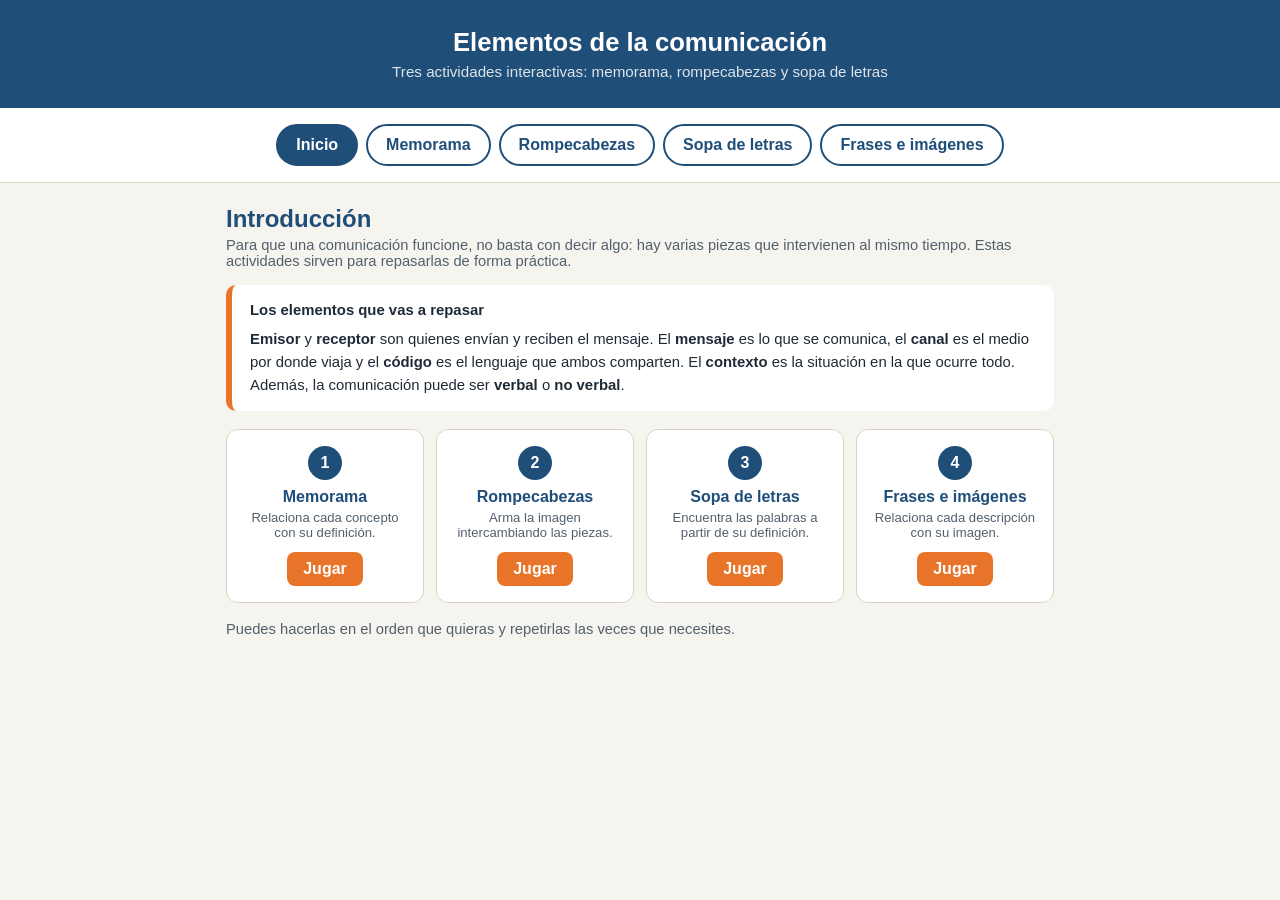
<file: proyectos/actividades-comunicacion/index.html>
<!DOCTYPE html>
<html lang="es">
<head>
<script src="../demo.js"></script>
<meta charset="utf-8">
<meta name="viewport" content="width=device-width, initial-scale=1">
<title>Actividades: elementos de la comunicación</title>
<style>
:root{--bg:#f6f4ee;--ink:#1f2a37;--azul:#1f4e79;--nar:#e8742a;--verde:#2e8b57;--card:#fff;--line:#d9d4c7}
*{box-sizing:border-box}
body{margin:0;font-family:Verdana,Geneva,sans-serif;background:var(--bg);color:var(--ink)}
header{background:var(--azul);color:#fff;padding:28px 20px;text-align:center}
header h1{margin:0 0 6px;font-size:1.6rem}
header p{margin:0;opacity:.85;font-size:.95rem}
nav{display:flex;gap:8px;justify-content:center;flex-wrap:wrap;padding:16px;background:#fff;border-bottom:1px solid var(--line);position:sticky;top:0;z-index:5}
nav button{font:inherit;border:2px solid var(--azul);background:#fff;color:var(--azul);padding:10px 18px;border-radius:999px;cursor:pointer;font-weight:bold}
nav button.on{background:var(--azul);color:#fff}
main{max-width:860px;margin:0 auto;padding:22px 16px 50px}
section{display:none}section.on{display:block}
h2{margin:0 0 4px;color:var(--azul)}
.ins{margin:0 0 16px;color:#52606d;font-size:.92rem}
.bar{display:flex;gap:14px;align-items:center;flex-wrap:wrap;margin-bottom:14px;font-size:.92rem}
.bar b{color:var(--azul)}
.rb{font:inherit;border:0;background:var(--nar);color:#fff;padding:8px 16px;border-radius:8px;cursor:pointer;font-weight:bold}
.msg{margin:14px 0;padding:12px 16px;border-radius:10px;background:#e3f4ea;color:#1c5a37;font-weight:bold;display:none}
.msg.on{display:block}
/* memorama */
.mem{display:grid;grid-template-columns:repeat(4,1fr);gap:10px}
.c{aspect-ratio:1/1.05;perspective:700px;cursor:pointer;border:0;background:none;padding:0}
.c .in{position:relative;width:100%;height:100%;transition:transform .45s;transform-style:preserve-3d}
.c.v .in,.c.ok .in{transform:rotateY(180deg)}
.f,.b{position:absolute;inset:0;backface-visibility:hidden;border-radius:12px;display:flex;align-items:center;justify-content:center;text-align:center;padding:8px}
.b{background:var(--azul);color:#fff;font-size:2rem;border:3px solid #163a5c}
.f{transform:rotateY(180deg);background:#fff;border:3px solid var(--nar);font-size:.72rem;line-height:1.3;overflow:hidden}
.f.w{font-size:1.05rem;font-weight:bold;color:var(--azul)}
.c.ok .f{border-color:var(--verde);background:#eaf7ef}
/* puzle */
.board{width:min(100%,440px);aspect-ratio:1;margin:0 auto;display:grid;grid-template-columns:repeat(3,1fr);gap:3px;background:#222;padding:3px;border-radius:8px}
.t{background-size:300% 300%;cursor:pointer;border:3px solid transparent;border-radius:4px}
.t.s{border-color:var(--nar)}
.board.done .t{border-color:var(--verde)}
/* sopa */
.wrap{display:flex;gap:22px;flex-wrap:wrap;align-items:flex-start}
.grid{display:grid;grid-template-columns:repeat(10,1fr);gap:2px;width:min(100%,430px);user-select:none}
.g{aspect-ratio:1;display:flex;align-items:center;justify-content:center;background:#fff;border:1px solid var(--line);font-weight:bold;font-size:clamp(.8rem,3.4vw,1.15rem);cursor:pointer;border-radius:4px}
.g.a{background:#ffd9bd;border-color:var(--nar)}
.g.f{background:#bfe8cf;border-color:var(--verde)}
.defs{flex:1;min-width:240px;padding:0;margin:0;list-style:none}
.defs li{background:#fff;border:1px solid var(--line);border-radius:10px;padding:10px 12px;margin-bottom:8px;font-size:.82rem;line-height:1.35}
.defs li b{display:block;color:var(--azul);margin-bottom:2px}
.defs li.f{background:#eaf7ef;border-color:var(--verde)}
.defs li.f b{text-decoration:line-through}
.box{background:#fff;border-left:6px solid var(--nar);border-radius:10px;padding:14px 18px;margin-bottom:18px;line-height:1.55;font-size:.93rem}
.box p{margin:6px 0 0}
.cards{display:grid;grid-template-columns:repeat(4,1fr);gap:12px}
.ac{background:#fff;border:1px solid var(--line);border-radius:12px;padding:16px;text-align:center}
.ac span{display:inline-flex;width:34px;height:34px;border-radius:50%;background:var(--azul);color:#fff;align-items:center;justify-content:center;font-weight:bold}
.ac h3{margin:8px 0 4px;color:var(--azul);font-size:1rem}
.ac p{margin:0 0 12px;font-size:.82rem;color:#52606d}
.fr{display:grid;grid-template-columns:1fr 1fr;gap:18px}
.fr h4{margin:0 0 8px;color:var(--azul)}
.fi{display:flex;flex-direction:column;gap:10px}
.fb{background:#fff;border:2px solid var(--line);border-radius:10px;padding:12px;font-size:.84rem;line-height:1.4;cursor:pointer;text-align:left;font-family:inherit}
.fb.s{border-color:var(--nar);background:#fff3e9}
.fb.ok{border-color:var(--verde);background:#eaf7ef;cursor:default}
.fb.no{border-color:#c0392b;background:#fdecea}
.im{height:120px;background-size:contain;background-repeat:no-repeat;background-position:center;background-color:#fff;padding:0}
@media(max-width:700px){.cards{grid-template-columns:1fr 1fr}}
@media(max-width:520px){.fr{grid-template-columns:1fr}}
@media(max-width:520px){.mem{grid-template-columns:repeat(2,1fr)}}
</style>
</head>
<body>
<header><h1>Elementos de la comunicación</h1><p>Tres actividades interactivas: memorama, rompecabezas y sopa de letras</p></header>
<nav>
<button class="on" data-t="i">Inicio</button>
<button data-t="m">Memorama</button>
<button data-t="p">Rompecabezas</button>
<button data-t="s">Sopa de letras</button>
<button data-t="f">Frases e imágenes</button>
</nav>
<main>
<section id="i" class="on">
<h2>Introducción</h2>
<p class="ins">Para que una comunicación funcione, no basta con decir algo: hay varias piezas que intervienen al mismo tiempo. Estas actividades sirven para repasarlas de forma práctica.</p>
<div class="box"><b>Los elementos que vas a repasar</b>
<p><b>Emisor</b> y <b>receptor</b> son quienes envían y reciben el mensaje. El <b>mensaje</b> es lo que se comunica, el <b>canal</b> es el medio por donde viaja y el <b>código</b> es el lenguaje que ambos comparten. El <b>contexto</b> es la situación en la que ocurre todo. Además, la comunicación puede ser <b>verbal</b> o <b>no verbal</b>.</p></div>
<div class="cards">
<div class="ac"><span>1</span><h3>Memorama</h3><p>Relaciona cada concepto con su definición.</p><button class="rb" onclick="go('m')">Jugar</button></div>
<div class="ac"><span>2</span><h3>Rompecabezas</h3><p>Arma la imagen intercambiando las piezas.</p><button class="rb" onclick="go('p')">Jugar</button></div>
<div class="ac"><span>3</span><h3>Sopa de letras</h3><p>Encuentra las palabras a partir de su definición.</p><button class="rb" onclick="go('s')">Jugar</button></div>
<div class="ac"><span>4</span><h3>Frases e imágenes</h3><p>Relaciona cada descripción con su imagen.</p><button class="rb" onclick="go('f')">Jugar</button></div>
</div>
<p class="ins" style="margin-top:18px">Puedes hacerlas en el orden que quieras y repetirlas las veces que necesites.</p>
</section>

<section id="m">
<h2>Memorama</h2>
<p class="ins">Voltea las cartas y relaciona cada concepto con su definición.</p>
<div class="bar"><span>Intentos: <b id="mi">0</b></span><span>Parejas: <b id="mp">0</b>/4</span><button class="rb" onclick="initM()">Reiniciar</button></div>
<div class="mem" id="mg"></div>
<div class="msg" id="mm">¡Felicidades! Encontraste todas las parejas.</div>
</section>

<section id="p">
<h2>Rompecabezas</h2>
<p class="ins">Toca dos piezas para intercambiarlas hasta armar la imagen completa.</p>
<div class="bar"><span>Movimientos: <b id="pm">0</b></span><button class="rb" onclick="initP()">Mezclar de nuevo</button></div>
<div class="board" id="pb"></div>
<div class="msg" id="pmsg">¡Rompecabezas completo! Muy bien.</div>
</section>

<section id="s">
<h2>Sopa de letras</h2>
<p class="ins">Lee cada definición y encuentra la palabra. Toca la primera letra y luego la última (horizontal, vertical o diagonal).</p>
<div class="bar"><span>Encontradas: <b id="sf">0</b>/7</span><button class="rb" onclick="initS()">Nueva sopa</button></div>
<div class="wrap"><div class="grid" id="sg"></div><ul class="defs" id="sd"></ul></div>
<div class="msg" id="smsg">¡Excelente! Encontraste todas las palabras.</div>
</section>
<section id="f">
<h2>Frases e imágenes</h2>
<p class="ins">Toca una descripción y luego la imagen que le corresponde.</p>
<div class="bar"><span>Aciertos: <b id="fa">0</b>/3</span><button class="rb" onclick="initF()">Reiniciar</button></div>
<div class="fr"><div><h4>Descripciones</h4><div class="fi" id="ft"></div></div><div><h4>Imágenes</h4><div class="fi" id="fm"></div></div></div>
<div class="msg" id="fmsg">¡Muy bien! Relacionaste todo correctamente.</div>
</section>
</main>
<script>
const $=s=>document.querySelector(s);
document.querySelectorAll('nav button').forEach(b=>b.onclick=()=>{
 document.querySelectorAll('nav button,section').forEach(e=>e.classList.remove('on'));
 b.classList.add('on');$('#'+b.dataset.t).classList.add('on');});
const go=t=>document.querySelector('nav button[data-t="'+t+'"]').click();
const shuffle=a=>{for(let i=a.length-1;i>0;i--){const j=Math.floor(Math.random()*(i+1));[a[i],a[j]]=[a[j],a[i]]}return a};

/* MEMORAMA */
const PAR=[
["Emisor","Quien origina y transmite el mensaje."],
["Canal","El medio físico o digital por el que circula el mensaje (el aire, una pantalla, el papel)."],
["Contexto","La situación o entorno en el que se desarrolla el intercambio."],
["No verbal","Emplea gestos, posturas corporales, expresiones faciales, contacto visual o el tono de voz sin usar palabras."]];
let mSel=[],mLock=false,mTry=0,mOk=0;
function initM(){
 mSel=[];mLock=false;mTry=0;mOk=0;$('#mi').textContent=0;$('#mp').textContent=0;$('#mm').classList.remove('on');
 const cards=[];PAR.forEach((p,i)=>{cards.push({i,t:p[0],w:1});cards.push({i,t:p[1],w:0})});
 const g=$('#mg');g.innerHTML='';
 shuffle(cards).forEach(c=>{
  const el=document.createElement('button');el.className='c';
  el.innerHTML='<div class="in"><div class="b">?</div><div class="f '+(c.w?'w':'')+'">'+c.t+'</div></div>';
  el.onclick=()=>{
   if(mLock||el.classList.contains('v')||el.classList.contains('ok'))return;
   el.classList.add('v');mSel.push([el,c]);
   if(mSel.length==2){
    mTry++;$('#mi').textContent=mTry;
    const [a,b]=mSel;
    if(a[1].i==b[1].i){a[0].classList.add('ok');b[0].classList.add('ok');a[0].classList.remove('v');b[0].classList.remove('v');mSel=[];mOk++;$('#mp').textContent=mOk;if(mOk==4)$('#mm').classList.add('on');}
    else{mLock=true;setTimeout(()=>{a[0].classList.remove('v');b[0].classList.remove('v');mSel=[];mLock=false},1400);}
   }};
  g.appendChild(el);});
}

/* ROMPECABEZAS */
const IMG="[data-uri]";
let order=[],pSel=null,pMov=0;
function drawP(){
 const b=$('#pb');b.innerHTML='';
 order.forEach((n,pos)=>{
  const t=document.createElement('div');t.className='t'+(pSel===pos?' s':'');
  const x=(n%3)*50,y=Math.floor(n/3)*50;
  t.style.backgroundImage='url('+IMG+')';t.style.backgroundPosition=x+'% '+y+'%';
  t.onclick=()=>{
   if(order.every((v,i)=>v===i))return;
   if(pSel===null){pSel=pos}
   else if(pSel===pos){pSel=null}
   else{[order[pSel],order[pos]]=[order[pos],order[pSel]];pSel=null;pMov++;$('#pm').textContent=pMov;}
   drawP();
   if(order.every((v,i)=>v===i)){b.classList.add('done');$('#pmsg').classList.add('on');}
  };
  b.appendChild(t);});
}
function initP(){
 do{order=shuffle([0,1,2,3,4,5,6,7,8])}while(order.every((v,i)=>v===i));
 pSel=null;pMov=0;$('#pm').textContent=0;$('#pb').classList.remove('done');$('#pmsg').classList.remove('on');drawP();
}

/* SOPA DE LETRAS */
const W=[
["EMISOR","Quien origina y transmite el mensaje."],
["RECEPTOR","Quien recibe e interpreta el mensaje."],
["MENSAJE","La información, idea o sentimiento que se comunica."],
["CANAL","El medio físico o digital por el que circula el mensaje (el aire, una pantalla, el papel)."],
["CÓDIGO","El sistema de signos o lenguaje compartido (español, señas, códigos binarios) necesario para entender el mensaje."],
["CONTEXTO","La situación o entorno en el que se desarrolla el intercambio."],
["VERBAL","Utiliza palabras o signos lingüísticos; puede ser oral (hablada) o escrita."]];
const N=10,DIRS=[[0,1],[1,0],[1,1],[0,-1],[-1,0],[-1,-1],[1,-1],[-1,1]];
const norm=s=>s.normalize('NFD').replace(/[̀-ͯ]/g,'');
let G,found,start;
function build(){
 for(let tries=0;tries<200;tries++){
  const g=Array.from({length:N},()=>Array(N).fill(''));let ok=true;
  for(const [w] of W){
   const ch=[...w];let placed=false;
   for(let k=0;k<300&&!placed;k++){
    const [dr,dc]=DIRS[Math.floor(Math.random()*8)];
    const r=Math.floor(Math.random()*N),c=Math.floor(Math.random()*N);
    const er=r+dr*(ch.length-1),ec=c+dc*(ch.length-1);
    if(er<0||er>=N||ec<0||ec>=N)continue;
    let fit=true;for(let i=0;i<ch.length;i++){const v=g[r+dr*i][c+dc*i];if(v&&norm(v)!==norm(ch[i])){fit=false;break}}
    if(!fit)continue;
    for(let i=0;i<ch.length;i++)g[r+dr*i][c+dc*i]=g[r+dr*i][c+dc*i]||ch[i];
    placed=true;}
   if(!placed){ok=false;break}}
  if(ok){const L='ABCDEFGHIJKLMNÑOPQRSTUVWXYZ';
   for(let r=0;r<N;r++)for(let c=0;c<N;c++)if(!g[r][c])g[r][c]=L[Math.floor(Math.random()*L.length)];
   return g;}}
}
function initS(){
 G=build();found=new Set();start=null;$('#sf').textContent=0;$('#smsg').classList.remove('on');
 const grid=$('#sg');grid.innerHTML='';
 for(let r=0;r<N;r++)for(let c=0;c<N;c++){
  const d=document.createElement('div');d.className='g';d.textContent=G[r][c];d.dataset.r=r;d.dataset.c=c;
  d.onclick=()=>pick(r,c,d);grid.appendChild(d);}
 const ul=$('#sd');ul.innerHTML='';
 W.forEach(([w,d],i)=>{const li=document.createElement('li');li.id='d'+i;li.innerHTML='<b>'+'· '.repeat(0)+'Palabra de '+w.length+' letras</b>'+d;ul.appendChild(li)});
}
const cell=(r,c)=>$('#sg').children[r*N+c];
function pick(r,c,el){
 if(!start){start=[r,c];el.classList.add('a');return}
 const [r0,c0]=start;document.querySelectorAll('.g.a').forEach(e=>e.classList.remove('a'));start=null;
 const dr=r-r0,dc=c-c0,len=Math.max(Math.abs(dr),Math.abs(dc))+1;
 if(!(dr===0||dc===0||Math.abs(dr)===Math.abs(dc))||len<2)return;
 const sr=Math.sign(dr),sc=Math.sign(dc),cells=[];let s='';
 for(let i=0;i<len;i++){cells.push([r0+sr*i,c0+sc*i]);s+=norm(G[r0+sr*i][c0+sc*i])}
 const rev=[...s].reverse().join('');
 W.forEach(([w],i)=>{const n=norm(w);if(!found.has(i)&&(s===n||rev===n)){
  found.add(i);cells.forEach(([a,b])=>cell(a,b).classList.add('f'));
  const li=$('#d'+i);li.classList.add('f');li.querySelector('b').textContent=w;
  $('#sf').textContent=found.size;if(found.size===W.length)$('#smsg').classList.add('on');}});
}

const FR=[
["Es un instrumento (generalmente metálico) diseñado para encajar en una cerradura y accionar su mecanismo para abrir o cerrar puertas, candados, cofres o vehículos.","[data-uri]"],
["Mamífero carnívoro de la familia de los cánidos, considerado el primer animal en ser domesticado por el ser humano hace miles de años a partir del lobo.","[data-uri]"],
["Utensilio portátil diseñado para proteger a las personas de la lluvia.","[data-uri]"]];
let fS=null,fOk=0;
function initF(){
 fS=null;fOk=0;$('#fa').textContent=0;$('#fmsg').classList.remove('on');
 const T=$('#ft'),M=$('#fm');T.innerHTML='';M.innerHTML='';
 shuffle(FR.map((x,i)=>i)).forEach(i=>{const b=document.createElement('button');b.className='fb';b.textContent=FR[i][0];b.dataset.i=i;b.onclick=()=>{if(b.classList.contains('ok'))return;T.querySelectorAll('.fb').forEach(e=>e.classList.remove('s'));b.classList.add('s');fS=b};T.appendChild(b)});
 shuffle(FR.map((x,i)=>i)).forEach(i=>{const b=document.createElement('button');b.className='fb im';b.style.backgroundImage='url('+FR[i][1]+')';b.dataset.i=i;
  b.onclick=()=>{if(!fS||b.classList.contains('ok'))return;
   if(fS.dataset.i===b.dataset.i){fS.classList.remove('s');fS.classList.add('ok');b.classList.add('ok');fS=null;fOk++;$('#fa').textContent=fOk;if(fOk==3)$('#fmsg').classList.add('on')}
   else{b.classList.add('no');fS.classList.add('no');const x=fS;fS=null;setTimeout(()=>{b.classList.remove('no');x.classList.remove('no','s')},800)}};
  M.appendChild(b)});
}
initM();initP();initS();initF();
</script>
</body>
</html>
</file>
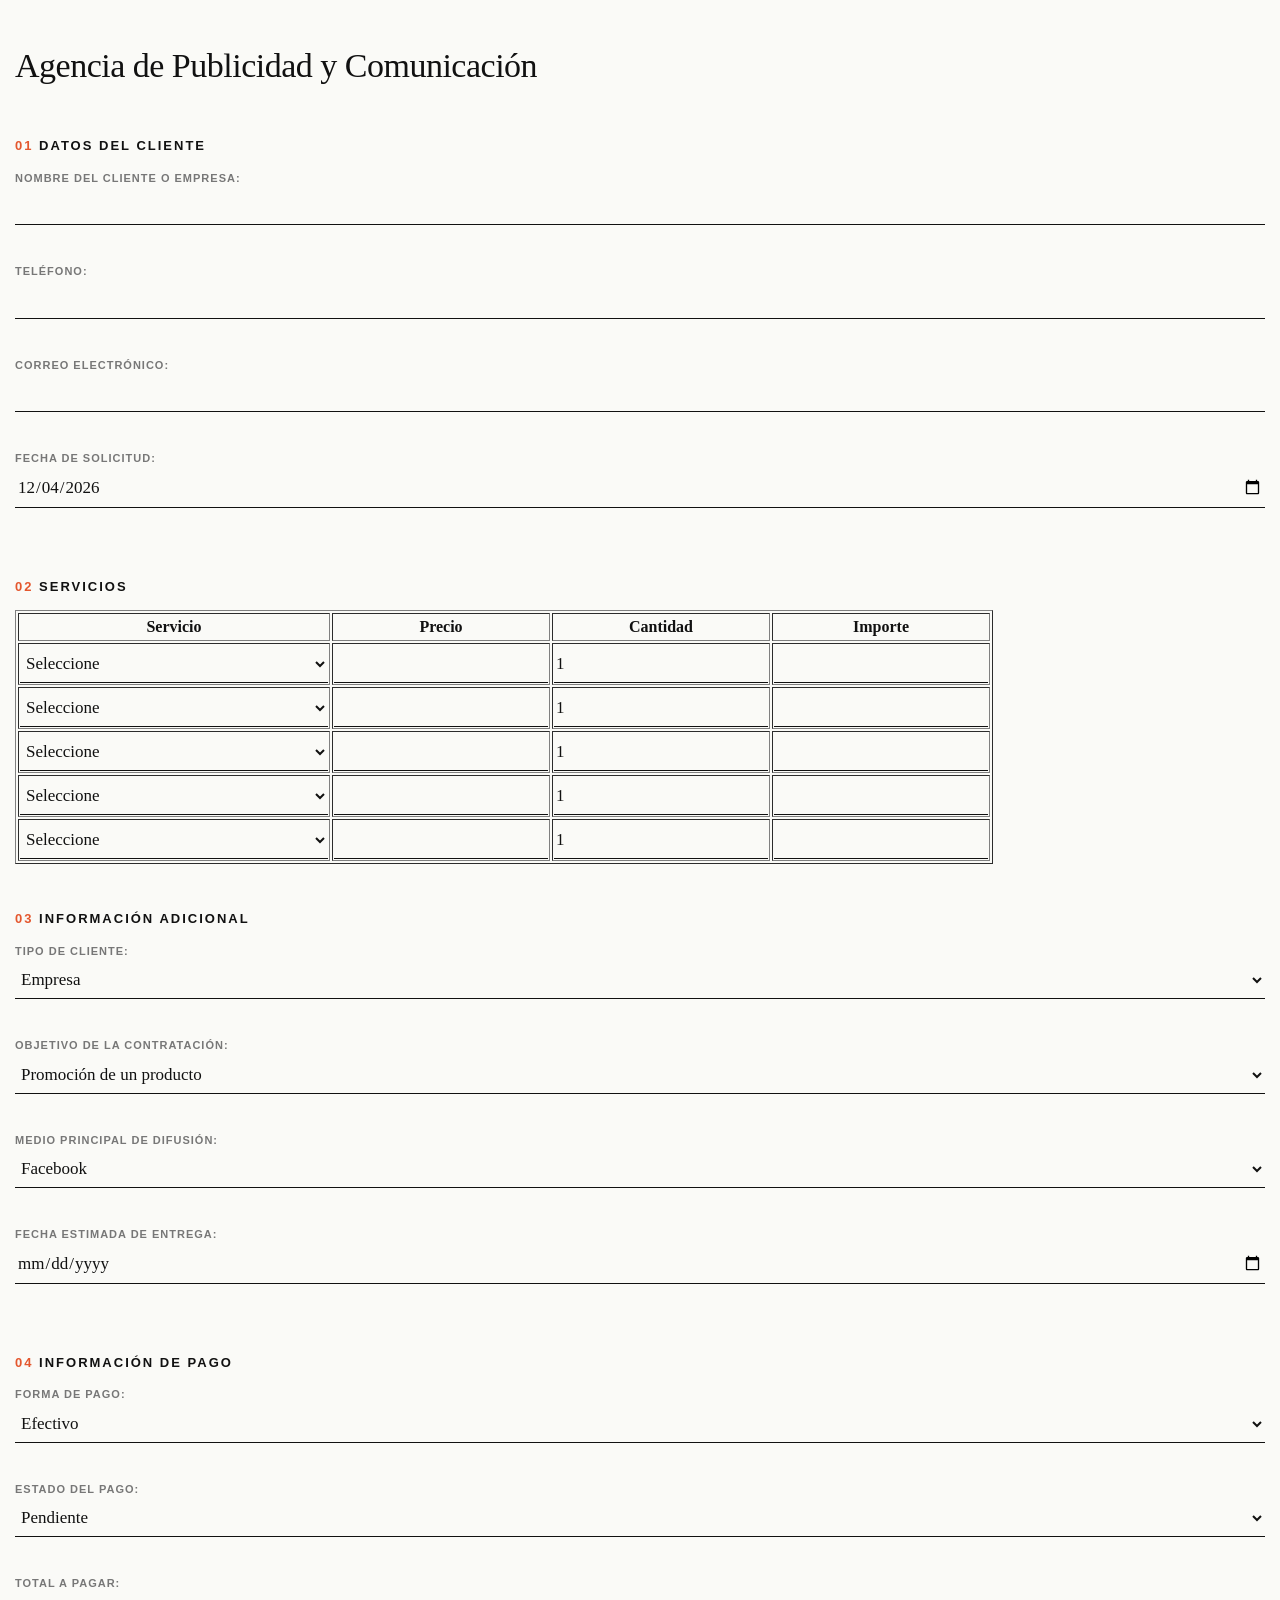
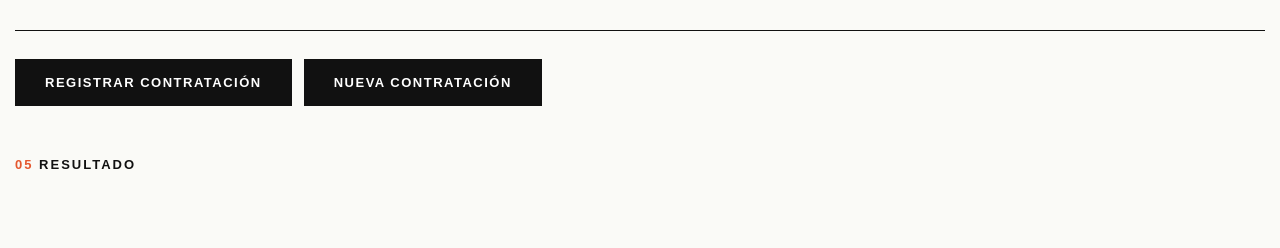
<file: proyectos/agencia-publicidad/index.html>
<!DOCTYPE html>
<html lang="es">
<head>
<script src="../demo.js"></script>
    <meta charset="UTF-8">
    <title>Agencia de Publicidad y Comunicación</title>
    <link rel="stylesheet" href="nuevo.css">
</head>

<body>
    <h1>Agencia de Publicidad y Comunicación</h1>
    <h2>Datos del cliente</h2>

    <label>Nombre del cliente o empresa:</label>
    <input type="text" id="cliente">
    <br><br>

    <label>Teléfono:</label>
    <input type="text" id="telefono">
    <br><br>

    <label>Correo electrónico:</label>
    <input type="email" id="correo">
    <br><br>

    <label>Fecha de solicitud:</label>
    <input type="date" id="fechaSolicitud">
    <br><br>

    <h2>Servicios</h2>
    <table border="1">
        <tr>
            <th>Servicio</th>
            <th>Precio</th>
            <th>Cantidad</th>
            <th>Importe</th>
        </tr>

        <tr>
            <td>
                <select id="servicio1" onchange="calcular()">
                    <option value="0">Seleccione</option>
                    <option value="500">Fotografía de producto</option>
                    <option value="450">Diseño de folleto publicitario</option>
                    <option value="250">Diseño de publicación para redes sociales</option>
                    <option value="600">Diseño de infografía</option>
                    <option value="350">Diseño de banner publicitario</option>
                </select>
            </td>

            <td>
                <input type="number" id="precio1" readonly>
            </td>

            <td>
                <input type="number" id="cantidad1" value="1" min="1" oninput="calcular()">
            </td>

            <td>
                <input type="number" id="importe1" readonly>
            </td>
        </tr>

        <tr>
            <td>
                <select id="servicio2" onchange="calcular()">
                    <option value="0">Seleccione</option>
                    <option value="500">Fotografía de producto</option>
                    <option value="450">Diseño de folleto publicitario</option>
                    <option value="250">Diseño de publicación para redes sociales</option>
                    <option value="600">Diseño de infografía</option>
                    <option value="350">Diseño de banner publicitario</option>
                </select>
            </td>

            <td>
                <input type="number" id="precio2" readonly>
            </td>

            <td>
                <input type="number" id="cantidad2" value="1" min="1" oninput="calcular()">
            </td>

            <td>
                <input type="number" id="importe2" readonly>
            </td>
        </tr>

        <tr>
            <td>
                <select id="servicio3" onchange="calcular()">
                    <option value="0">Seleccione</option>
                    <option value="500">Fotografía de producto</option>
                    <option value="450">Diseño de folleto publicitario</option>
                    <option value="250">Diseño de publicación para redes sociales</option>
                    <option value="600">Diseño de infografía</option>
                    <option value="350">Diseño de banner publicitario</option>
                </select>
            </td>

            <td>
                <input type="number" id="precio3" readonly>
            </td>

            <td>
                <input type="number" id="cantidad3" value="1" min="1" oninput="calcular()">
            </td>

            <td>
                <input type="number" id="importe3" readonly>
            </td>
        </tr>

        <tr>
            <td>
                <select id="servicio4" onchange="calcular()">
                    <option value="0">Seleccione</option>
                    <option value="500">Fotografía de producto</option>
                    <option value="450">Diseño de folleto publicitario</option>
                    <option value="250">Diseño de publicación para redes sociales</option>
                    <option value="600">Diseño de infografía</option>
                    <option value="350">Diseño de banner publicitario</option>
                </select>
            </td>

            <td>
                <input type="number" id="precio4" readonly>
            </td>

            <td>
                <input type="number" id="cantidad4" value="1" min="1" oninput="calcular()">
            </td>

            <td>
                <input type="number" id="importe4" readonly>
            </td>
        </tr>

        <tr>
            <td>
                <select id="servicio5" onchange="calcular()">
                    <option value="0">Seleccione</option>
                    <option value="500">Fotografía de producto</option>
                    <option value="450">Diseño de folleto publicitario</option>
                    <option value="250">Diseño de publicación para redes sociales</option>
                    <option value="600">Diseño de infografía</option>
                    <option value="350">Diseño de banner publicitario</option>
                </select>
            </td>

            <td>
                <input type="number" id="precio5" readonly>
            </td>

            <td>
                <input type="number" id="cantidad5" value="1" min="1" oninput="calcular()">
            </td>

            <td>
                <input type="number" id="importe5" readonly>
            </td>
        </tr>
    </table>

    <h2>Información adicional</h2>

    <label>Tipo de cliente:</label>
    <select id="tipo">
        <option>Empresa</option>
        <option>Emprendedor</option>
        <option>Particular</option>
    </select>
    <br><br>

    <label>Objetivo de la contratación:</label>
    <select id="objetivo">
        <option>Promoción de un producto</option>
        <option>Posicionamiento de marca</option>
        <option>Publicidad de un evento</option>
        <option>Difusión de un servicio</option>
        <option>Otro</option>
    </select>
    <br><br>

    <label>Medio principal de difusión:</label>
    <select id="medio">
        <option>Facebook</option>
        <option>Instagram</option>
        <option>TikTok</option>
        <option>Página web</option>
        <option>Medios impresos</option>
        <option>Otro</option>
    </select>
    <br><br>

    <label>Fecha estimada de entrega:</label>
    <input type="date" id="fechaEntrega">
    <br><br>

    <h2>Información de pago</h2>

    <label>Forma de pago:</label>
    <select id="forma">
        <option>Efectivo</option>
        <option>Transferencia</option>
        <option>Tarjeta</option>
    </select>
    <br><br>

    <label>Estado del pago:</label>
    <select id="estado">
        <option>Pendiente</option>
        <option>Anticipo realizado</option>
        <option>Liquidado</option>
    </select>
    <br><br>

    <label><strong>Total a pagar:</strong></label>
    <input type="number" id="total" readonly>

    <br><br>

    <button onclick="generarPedido()">Registrar contratación</button>

    <button onclick="limpiar()">Nueva contratación</button>

    <h2>Resultado</h2>

    <div id="resultado"></div>

    <script>

        document.getElementById("fechaSolicitud").value = new Date().toLocaleDateString("en-CA");

        function calcular() {

            let total = 0;

            for (let i = 1; i <= 5; i++) {

                let precio = Number(document.getElementById("servicio" + i).value);
                let cantidad = Number(document.getElementById("cantidad" + i).value);

                let importe = precio * cantidad;

                document.getElementById("precio" + i).value = precio;
                document.getElementById("importe" + i).value = importe.toFixed(2);

                total += importe;
            }

            document.getElementById("total").value = total.toFixed(2);
        }


        function agregarFecha(datos, entry, fecha) {

            let partes = fecha.split("-");

            datos.append("entry." + entry, fecha);
            datos.append("entry." + entry + "_year", partes[0]);
            datos.append("entry." + entry + "_month", Number(partes[1]));
            datos.append("entry." + entry + "_day", Number(partes[2]));
        }


        function generarPedido() {

            calcular();

            let cliente = document.getElementById("cliente").value;
            let telefono = document.getElementById("telefono").value;
            let correo = document.getElementById("correo").value;
            let fechaSolicitud = document.getElementById("fechaSolicitud").value;
            let fechaEntrega = document.getElementById("fechaEntrega").value;
            let total = document.getElementById("total").value;

            let url = "demo://formulario";

            let datos = new URLSearchParams();

            datos.append("entry.596034210", cliente);
            datos.append("entry.1177955944", telefono);
            datos.append("entry.517765972", correo);
            agregarFecha(datos, "1201823794", fechaSolicitud);

            let entradasServicio = ["1288464881", "31447761", "1535792537", "1432781823", "1564278598"];
            let entradasCantidad = ["1731721658", "569800495", "1850469124", "1759702472", "1784343856"];
            let entradasPrecio = ["880929601", "9403097", "1895317317", "1717839489", "1897597366"];
            let entradasImporte = ["1342924522", "142184355", "1919689756", "86036139", "676980707"];

            let lista = "";
            let cantidadServicios = 0;

            for (let i = 1; i <= 5; i++) {

                let select = document.getElementById("servicio" + i);

                if (select.value !== "0") {

                    let nombre = select.options[select.selectedIndex].text;
                    let precio = Number(select.value);
                    let cantidad = Number(document.getElementById("cantidad" + i).value);
                    let importe = precio * cantidad;

                    datos.append("entry." + entradasServicio[i - 1], nombre);
                    datos.append("entry." + entradasCantidad[i - 1], cantidad);
                    datos.append("entry." + entradasPrecio[i - 1], precio);
                    datos.append("entry." + entradasImporte[i - 1], importe);

                    lista += "<p>" + nombre + " - " + cantidad + " x $" + precio + " = $" + importe.toFixed(2) + "</p>";
                    cantidadServicios++;
                }
            }

            datos.append("entry.233784952", document.getElementById("tipo").value);
            datos.append("entry.1921126012", document.getElementById("objetivo").value);
            datos.append("entry.1871673106", document.getElementById("medio").value);
            agregarFecha(datos, "1191018319", fechaEntrega);
            datos.append("entry.1375255422", document.getElementById("forma").value);
            datos.append("entry.872020916", document.getElementById("estado").value);
            datos.append("entry.125072096", total);

            fetch(url, {
                method: "POST",
                mode: "no-cors",
                body: datos
            });

            document.getElementById("resultado").innerHTML =

                "<h3>Contratación registrada correctamente</h3>" +

                "<p><strong>Cliente:</strong> " +
                cliente + "</p>" +

                "<p><strong>Fecha de solicitud:</strong> " +
                fechaSolicitud + "</p>" +

                "<p><strong>Servicios contratados:</strong> " +
                cantidadServicios + "</p>" +

                lista +

                "<p><strong>Total a pagar:</strong> $" +
                total + "</p>";
        }


        function limpiar() {

            document.getElementById("cliente").value = "";
            document.getElementById("telefono").value = "";
            document.getElementById("correo").value = "";
            document.getElementById("fechaSolicitud").value = new Date().toLocaleDateString("en-CA");
            document.getElementById("fechaEntrega").value = "";

            for (let i = 1; i <= 5; i++) {

                document.getElementById("servicio" + i).value = "0";
                document.getElementById("cantidad" + i).value = "1";
                document.getElementById("precio" + i).value = "";
                document.getElementById("importe" + i).value = "";
            }

            document.getElementById("total").value = "";
            document.getElementById("resultado").innerHTML = "";
        }

    </script>

</body>
</html>
</file>
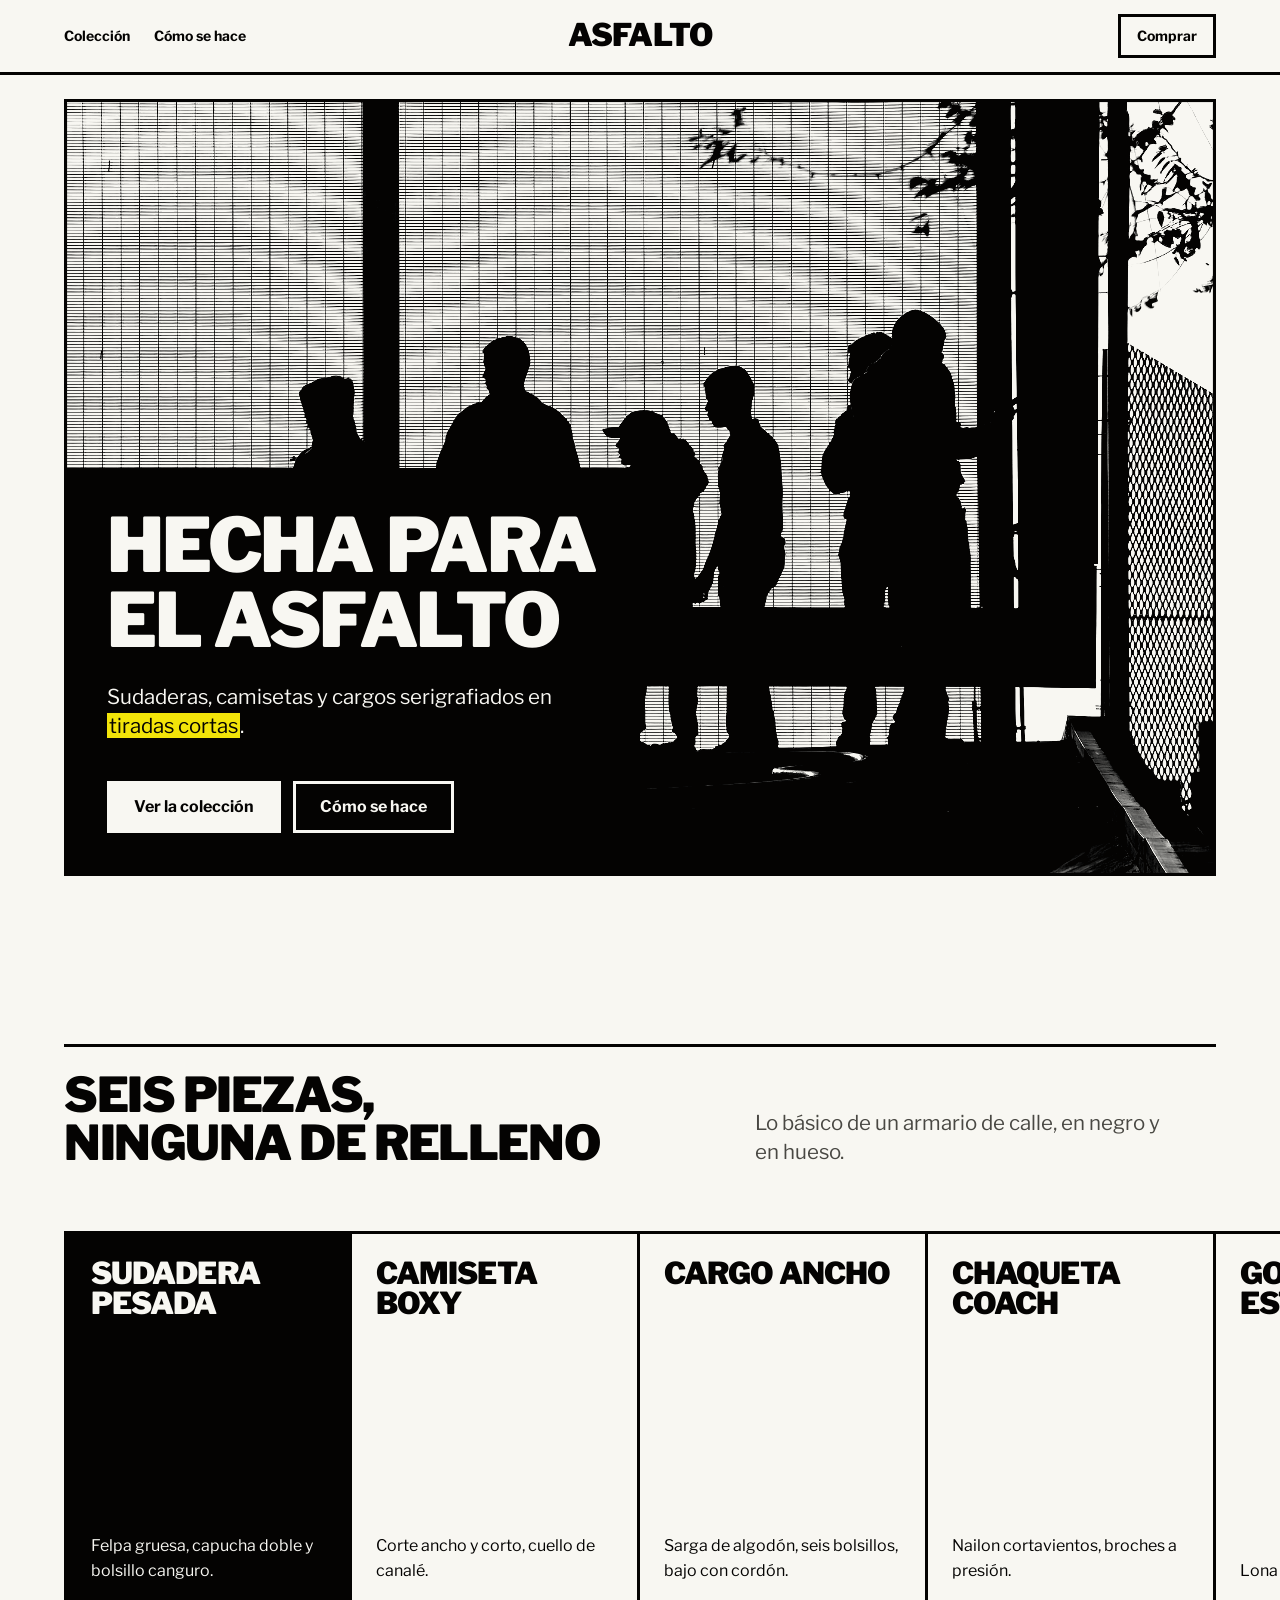
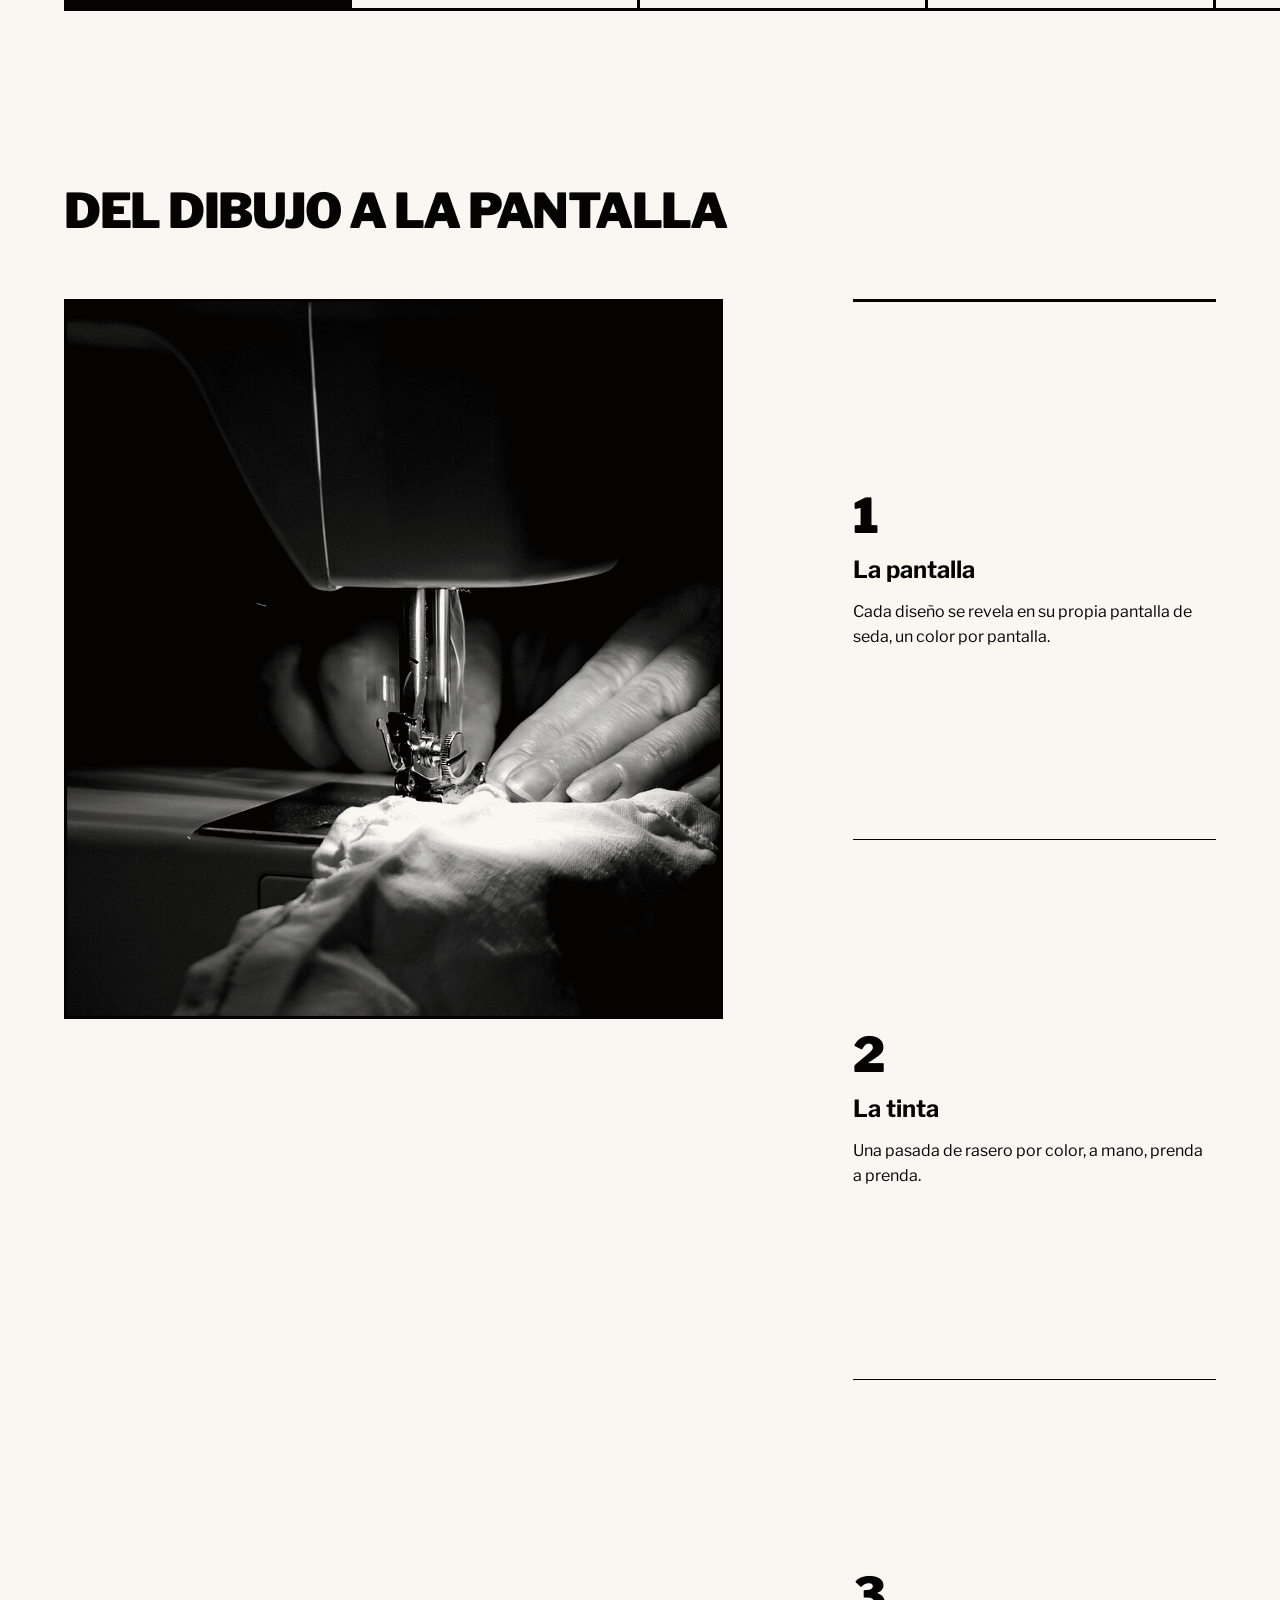
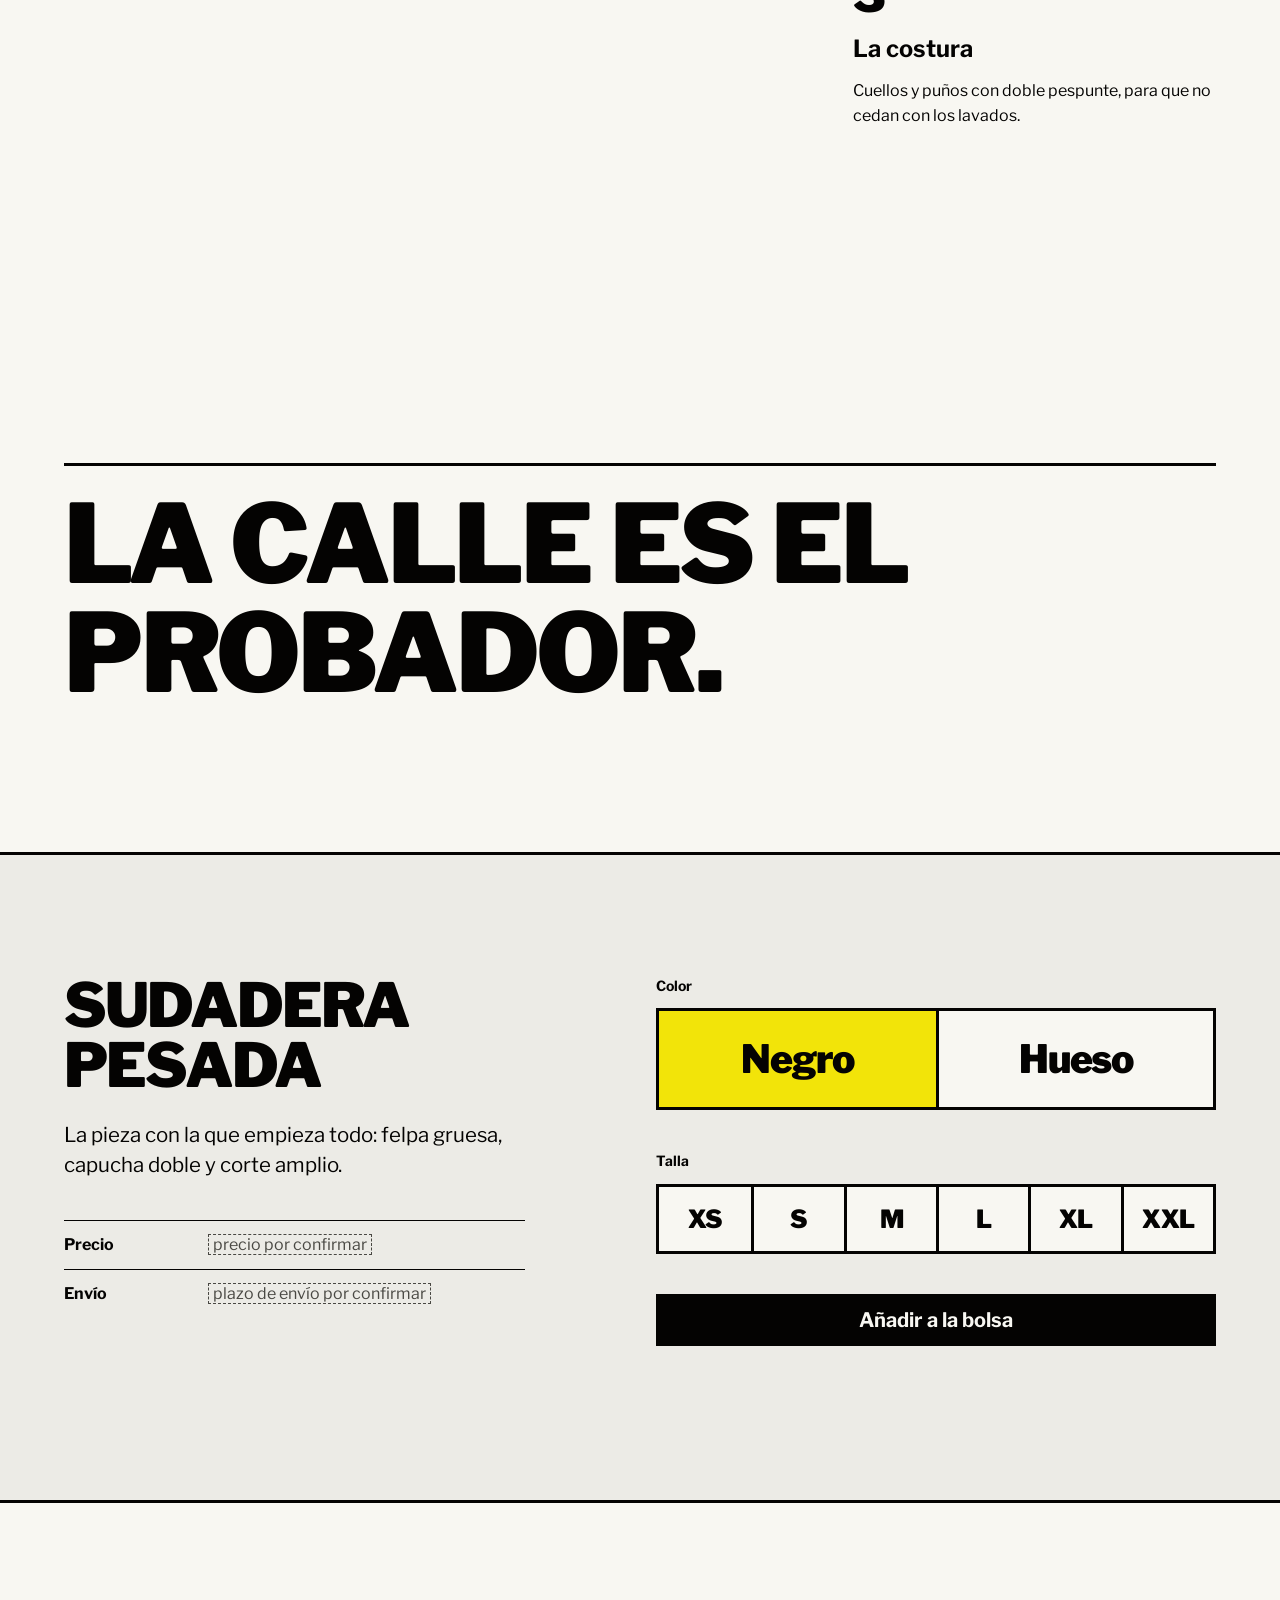
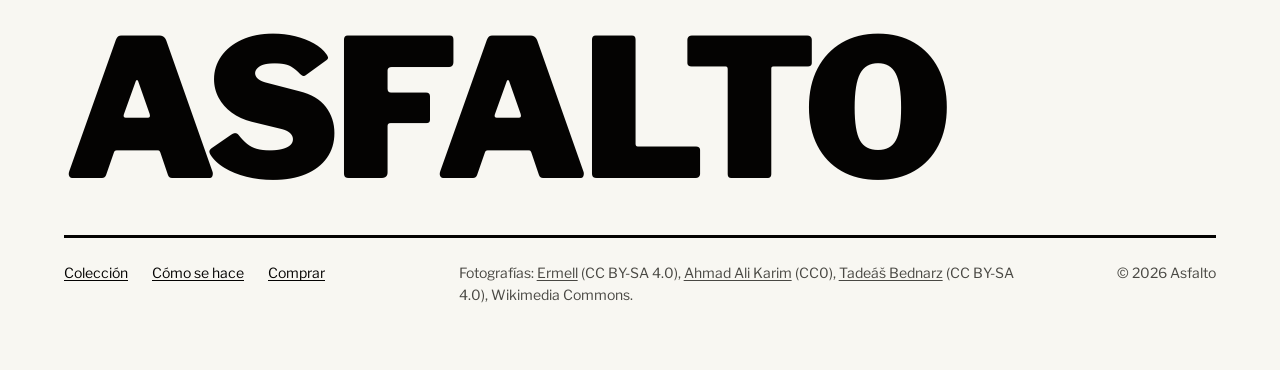
<file: proyectos/asfalto-ropa-urbana/index.html>
<!doctype html>
<html lang="es">
<head>
<script src="../demo.js"></script>
<meta charset="utf-8">
<meta name="viewport" content="width=device-width, initial-scale=1">
<title>Asfalto ropa urbana</title>
<meta name="description" content="Sudaderas, camisetas y cargos de Asfalto, serigrafiados en tiradas cortas.">
<link rel="preconnect" href="https://fonts.googleapis.com">
<link rel="preconnect" href="https://fonts.gstatic.com" crossorigin>
<link href="https://fonts.googleapis.com/css2?family=Libre+Franklin:wght@400;700;900&display=swap" rel="stylesheet">
<link rel="stylesheet" href="styles.css">
<script>document.documentElement.classList.add('js');</script>
</head>
<body>
<a class="skip" href="#main">Saltar al contenido</a>

<header class="mast">
  <div class="container mast__row">
    <nav class="mast__links" aria-label="Secciones">
      <a href="#coleccion">Colección</a>
      <a href="#como-se-hace">Cómo se hace</a>
    </nav>
    <a class="wordmark" href="#main" aria-label="Asfalto, inicio">Asfalto</a>
    <div class="mast__act"><a class="btn" href="#comprar">Comprar</a></div>
  </div>
</header>

<main id="main">

  <section class="hero" aria-labelledby="hero-title">
    <div class="container">
      <div class="hero__frame">
        <figure class="hero__photo" data-slot="hero" data-alt="La ropa puesta en la calle: alguien con la sudadera junto a una valla o en un skatepark, foto directa, con flash o luz de farola">
          <img src="img/calle.jpg"
               sizes="100vw" width="1920" height="1440" alt="Siluetas de patinadores detrás de una valla metálica" style="object-position: 70% 55%" fetchpriority="high">
        </figure>
        <div class="hero__plate">
          <h1 id="hero-title">Hecha para el asfalto</h1>
          <p class="lead">Sudaderas, camisetas y cargos serigrafiados en <mark>tiradas cortas</mark>.</p>
          <div class="hero__acts">
            <a class="btn btn--light" href="#coleccion">Ver la colección</a>
            <a class="btn btn--line" href="#como-se-hace">Cómo se hace</a>
          </div>
        </div>
      </div>
    </div>
  </section>

  <section class="range" id="coleccion" aria-labelledby="range-title">
    <div class="container">
      <div class="head-split">
        <h2 id="range-title">Seis piezas, ninguna de relleno</h2>
        <p class="lead">Lo básico de un armario de calle, en negro y en hueso.</p>
      </div>
    </div>
    <ul class="rail" tabindex="0" aria-label="La colección">
      <li><a class="piece piece--ink" href="#comprar"><span class="piece__name">Sudadera pesada</span><span><span class="piece__line">Felpa gruesa, capucha doble y bolsillo canguro.</span></span></a></li>
      <li><a class="piece" href="#comprar"><span class="piece__name">Camiseta boxy</span><span><span class="piece__line">Corte ancho y corto, cuello de canalé.</span></span></a></li>
      <li><a class="piece" href="#comprar"><span class="piece__name">Cargo ancho</span><span><span class="piece__line">Sarga de algodón, seis bolsillos, bajo con cordón.</span></span></a></li>
      <li><a class="piece" href="#comprar"><span class="piece__name">Chaqueta coach</span><span><span class="piece__line">Nailon cortavientos, broches a presión.</span></span></a></li>
      <li><a class="piece" href="#comprar"><span class="piece__name">Gorra sin estructura</span><span><span class="piece__line">Lona lavada, cierre de hebilla.</span></span></a></li>
      <li><a class="piece" href="#comprar"><span class="piece__name">Calcetín alto</span><span><span class="piece__line">Rizo en la planta, logo tejido.</span></span></a></li>
    </ul>
  </section>

  <section class="made" id="como-se-hace" aria-labelledby="made-title">
    <div class="container">
      <h2 id="made-title">Del dibujo a la pantalla</h2>
      <div class="made__grid">
        <div class="made__visual">
          <div class="made__frame" data-made>
            <figure class="photo" data-step="1" data-slot="taller-1" data-alt="El taller: una pasada de rasero sobre la pantalla con la prenda debajo">
              <img src="img/serigrafia.jpg"
                   sizes="(min-width: 60rem) 55vw, 100vw" width="1280" height="853" alt="" loading="lazy" style="object-position: 50% 50%">
            </figure>
            <figure class="photo" data-step="3" data-slot="taller-2" data-alt="La costura: el pespunte del puño o del cuello bajo la aguja">
              <img src="img/costura.jpg"
                   sizes="(min-width: 60rem) 55vw, 100vw" width="1280" height="853" alt="" loading="lazy" style="object-position: 50% 55%">
            </figure>
          </div>
        </div>
        <ol class="made__steps">
          <li data-step="1"><h3>La pantalla</h3><p>Cada diseño se revela en su propia pantalla de seda, un color por pantalla.</p></li>
          <li data-step="2"><h3>La tinta</h3><p>Una pasada de rasero por color, a mano, prenda a prenda.</p></li>
          <li data-step="3"><h3>La costura</h3><p>Cuellos y puños con doble pespunte, para que no cedan con los lavados.</p></li>
        </ol>
      </div>
    </div>
  </section>

  <section class="statement" aria-label="Lo que pedimos a cada prenda">
    <div class="container">
      <p>La calle es el probador.</p>
    </div>
  </section>

  <section class="offer" id="comprar" aria-labelledby="offer-title">
    <div class="container offer__grid">
      <div class="offer__text">
        <h2 id="offer-title">Sudadera pesada</h2>
        <p class="lead">La pieza con la que empieza todo: felpa gruesa, capucha doble y corte amplio.</p>
        <dl class="offer__facts">
          <div><dt>Precio</dt><dd><span class="fill" data-fill="precio">precio por confirmar</span></dd></div>
          <div><dt>Envío</dt><dd><span class="fill" data-fill="envio">plazo de envío por confirmar</span></dd></div>
        </dl>
      </div>
      <form class="buy" data-endpoint="" novalidate>
        <fieldset>
          <legend>Color</legend>
          <div class="choice choice--2">
            <input type="radio" name="color" id="c-negro" value="negro" checked><label for="c-negro">Negro</label>
            <input type="radio" name="color" id="c-hueso" value="hueso"><label for="c-hueso">Hueso</label>
          </div>
        </fieldset>
        <fieldset>
          <legend>Talla</legend>
          <div class="choice choice--6">
            <input type="radio" name="talla" id="t-xs" value="XS"><label for="t-xs">XS</label>
            <input type="radio" name="talla" id="t-s" value="S"><label for="t-s">S</label>
            <input type="radio" name="talla" id="t-m" value="M"><label for="t-m">M</label>
            <input type="radio" name="talla" id="t-l" value="L"><label for="t-l">L</label>
            <input type="radio" name="talla" id="t-xl" value="XL"><label for="t-xl">XL</label>
            <input type="radio" name="talla" id="t-xxl" value="XXL"><label for="t-xxl">XXL</label>
          </div>
        </fieldset>
        <button class="btn btn--ink buy__send" type="submit">Añadir a la bolsa</button>
        <p class="buy__help" id="buy-help" aria-live="polite"></p>
      </form>
    </div>
  </section>

</main>

<footer class="foot">
  <div class="container">
    <a class="foot__word" href="#main" aria-label="Asfalto, volver arriba">Asfalto</a>
    <div class="foot__row">
      <ul class="foot__links">
        <li><a href="#coleccion">Colección</a></li>
        <li><a href="#como-se-hace">Cómo se hace</a></li>
        <li><a href="#comprar">Comprar</a></li>
      </ul>
      <p class="foot__credits" data-credits>Fotografías: <a href="https://commons.wikimedia.org/wiki/File:Br%C3%BCssel_Skater_Schattenriss-20081108-RM-164748.jpg">Ermell</a> (CC BY-SA 4.0), <a href="https://commons.wikimedia.org/wiki/File:Screen_printing_demonstration_at_TEDxUTM.jpg">Ahmad Ali Karim</a> (CC0), <a href="https://commons.wikimedia.org/wiki/File:Woman_sewing_a_face_mask_with_a_Singer_machine_14.jpg">Tadeáš Bednarz</a> (CC BY-SA 4.0), Wikimedia Commons.</p>
      <p class="foot__legal">© 2026 Asfalto</p>
    </div>
  </div>
</footer>

<script>
(() => {
  const form = document.querySelector('form.buy');
  const help = form.querySelector('#buy-help');
  form.addEventListener('submit', (e) => {
    e.preventDefault();
    if (!form.querySelector('input[name="talla"]:checked')) {
      help.textContent = 'Falta la talla: elige una de XS a XXL.';
      form.querySelector('input[name="talla"]').focus();
      return;
    }
    if (!form.dataset.endpoint) { help.textContent = 'No se ha enviado nada: la tienda aún no está conectada.'; return; }
    fetch(form.dataset.endpoint, { method: 'POST', body: new FormData(form) })
      .then((r) => { help.textContent = r.ok ? 'Añadida a la bolsa.' : 'No ha salido bien. Prueba otra vez en un minuto.'; })
      .catch(() => { help.textContent = 'No ha salido bien. Prueba otra vez en un minuto.'; });
  });

  const frame = document.querySelector('[data-made]');
  if (frame && 'IntersectionObserver' in window) {
    const io = new IntersectionObserver((es) => es.forEach((e) => {
      if (e.isIntersecting) frame.classList.toggle('is-3', e.target.dataset.step === '3');
    }), { rootMargin: '-45% 0px -45% 0px' });
    document.querySelectorAll('.made__steps > li').forEach((li) => io.observe(li));
  }
})();
</script>

<script>window.hallmarkSlots = (m) => { for (const [k, v] of Object.entries(m)) { const s = document.querySelector(`[data-slot="${k}"]`); if (!s) continue; const im = new Image(); im.src = typeof v === 'string' ? v : v.src; im.alt = (typeof v === 'object' && v.alt) || s.dataset.alt || ''; s.querySelectorAll(':scope > img').forEach((o) => o.remove()); s.prepend(im); } };
document.querySelectorAll('[data-slot] img').forEach((i) => { if (i.complete && !i.naturalWidth) i.remove(); else i.addEventListener('error', () => i.remove(), { once: true }); });</script>
</body>
</html>
</file>
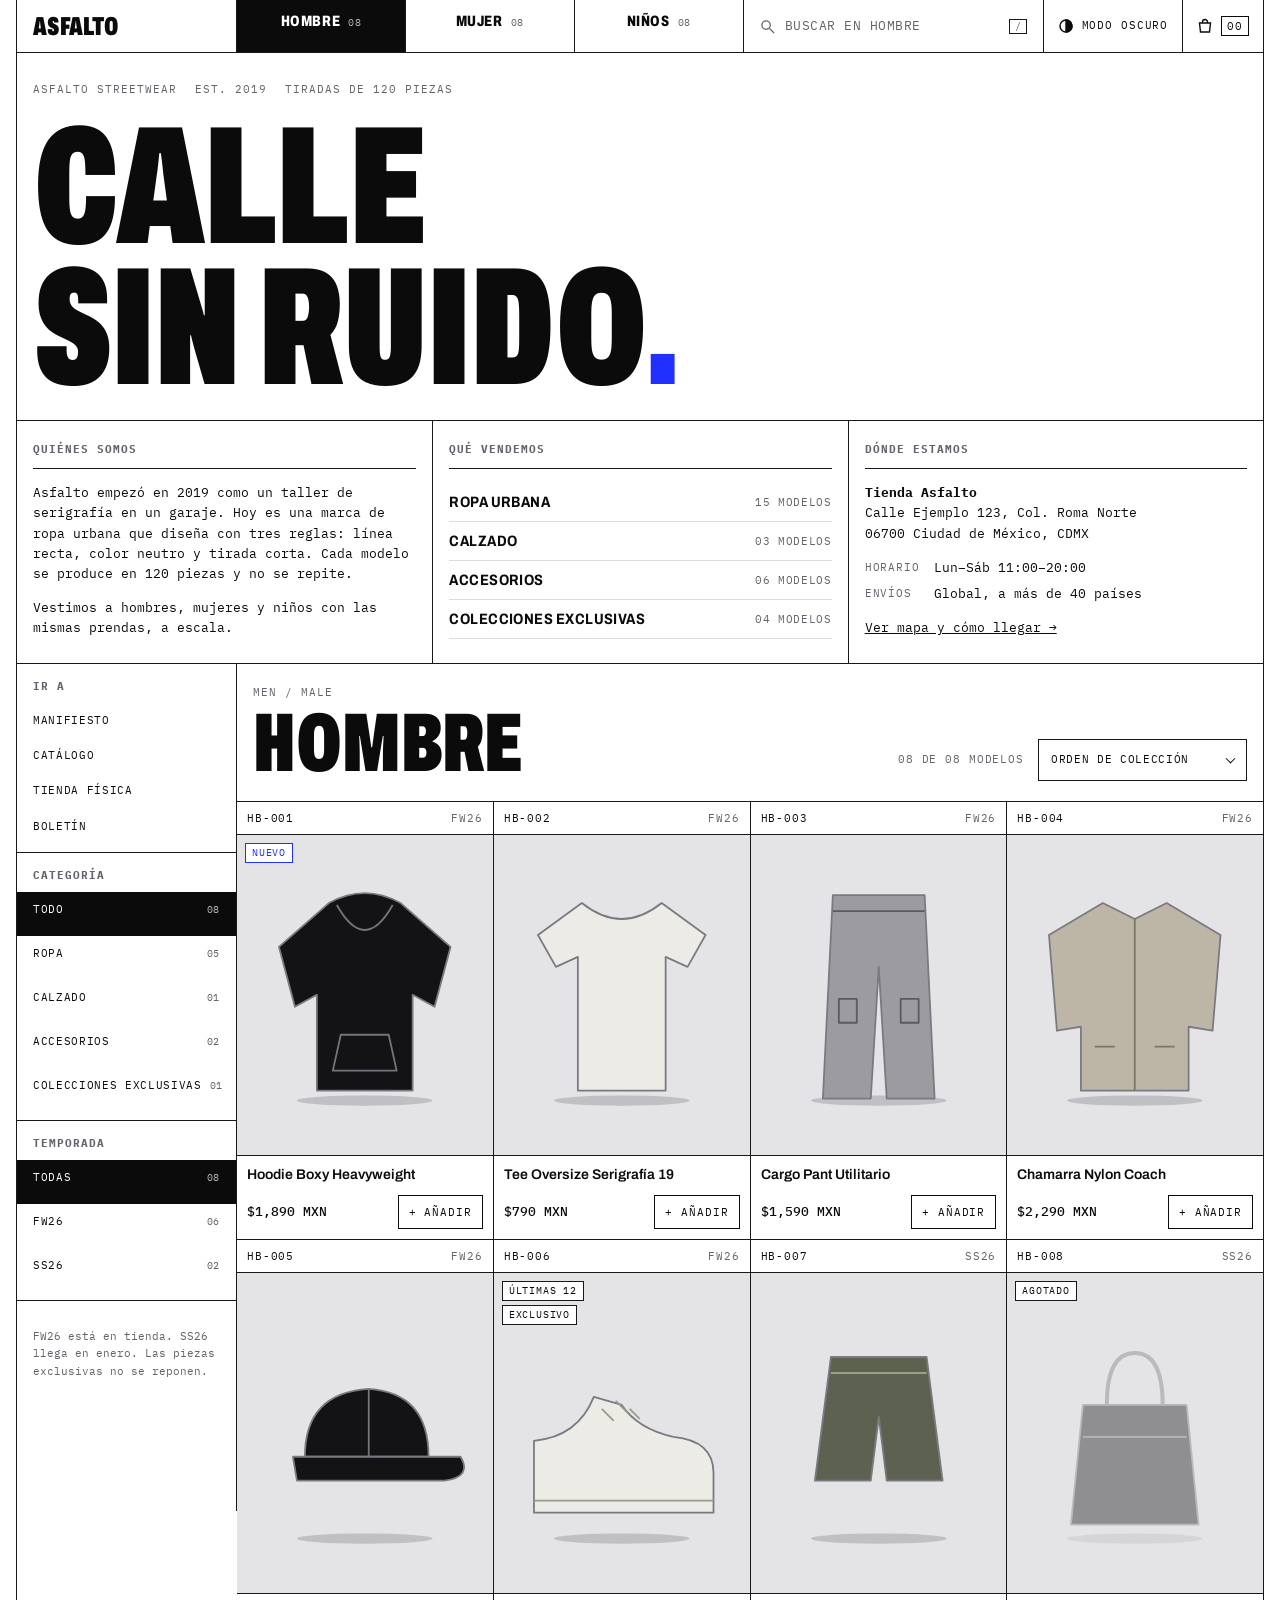
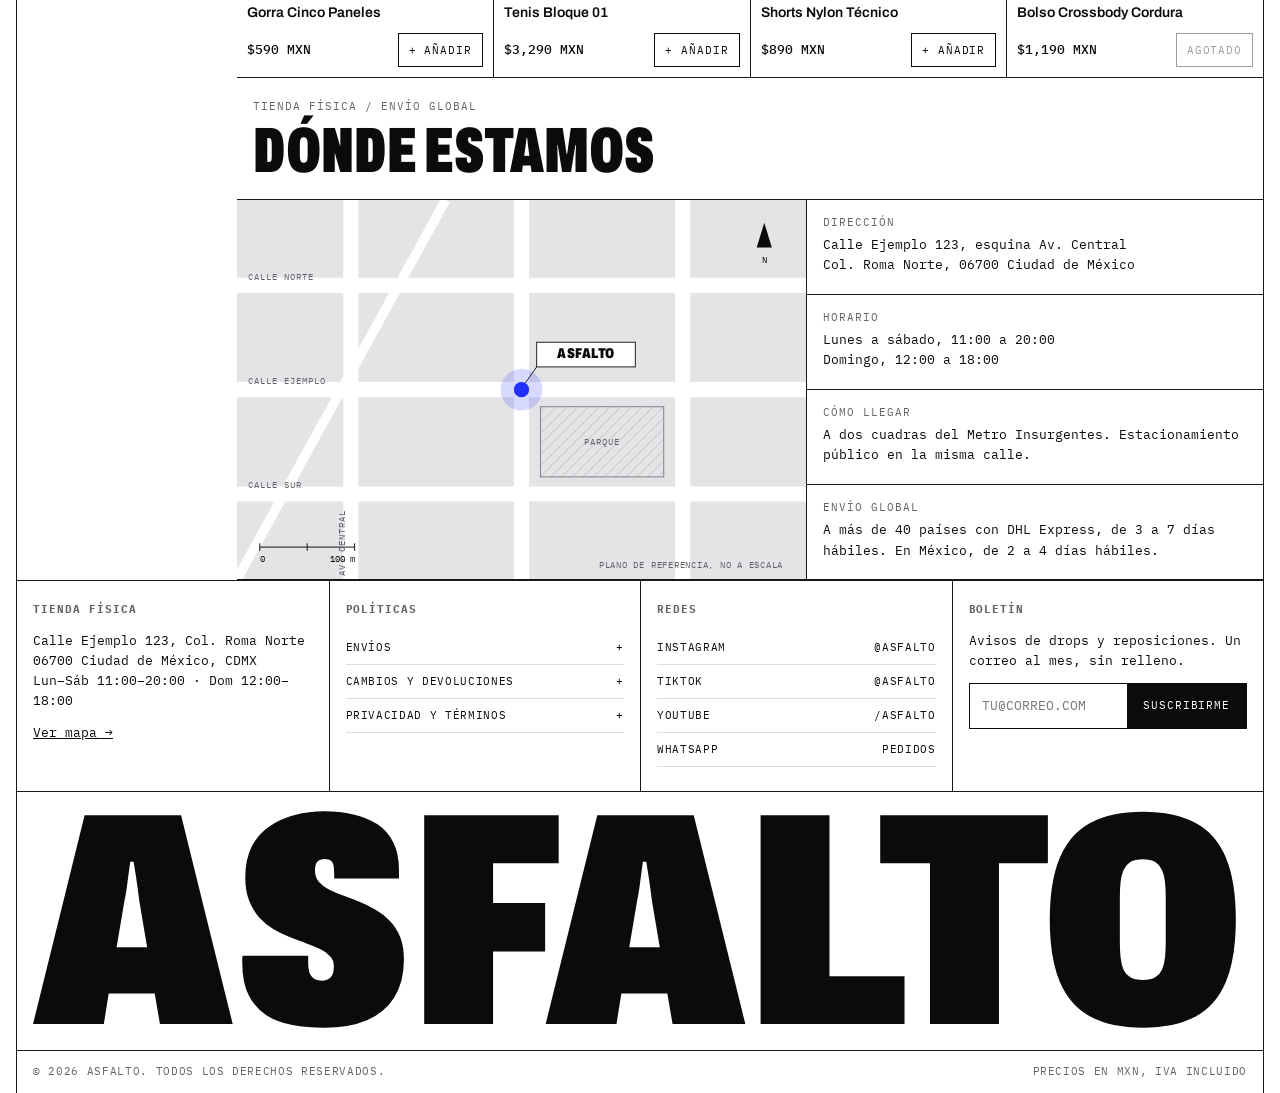
<file: proyectos/asfalto-streetwear/index.html>
<!doctype html><html><head>
<script src="../demo.js"></script><meta charset=utf8><meta name=viewport content="width=device-width,initial-scale=1,viewport-fit=cover"><style>:root{color-scheme:light;box-sizing:border-box;padding-top:env(safe-area-inset-top,0px);padding-bottom:env(safe-area-inset-bottom,0px)}html{scroll-padding-top:env(safe-area-inset-top,0px)}body{margin:0;padding:0;font:14px -apple-system,BlinkMacSystemFont,sans-serif;background:#fff;color:#000}img{max-width:100%}[hidden]:not([hidden=until-found i]){display:none!important}</style></head><body>
<title>Asfalto Streetwear</title>
<meta name="claude:viewport-fit-sides" content="cover">
<link rel="preconnect" href="https://fonts.googleapis.com">
<link rel="preconnect" href="https://fonts.gstatic.com" crossorigin>
<link href="https://fonts.googleapis.com/css2?family=Archivo:wdth,wght@62..125,500..900&family=IBM+Plex+Mono:wght@400;500&display=swap" rel="stylesheet">
<style>
/* Layout: hoja de catálogo enmarcada. Header con tabs de género, menú lateral flotante
   con scroll, grid de 1px, bloques separados por líneas, ángulos rectos en todo. */
:root{
  --bg:#ffffff;       /* fondo */
  --fg:#0b0b0c;       /* texto */
  --mute:#63636b;     /* texto secundario, gris con sesgo frío */
  --line:#18181b;     /* líneas estructurales de 1px */
  --soft:#dcdce0;     /* líneas tenues / rayado de celdas vacías */
  --photo:#e4e4e7;    /* fondo neutro de fotografía */
  --out:#7a7a82;      /* contorno de prendas */
  --accent:#2230ff;   /* único acento: foco, etiquetas "nuevo", pin del mapa */
  --display:'Archivo','Arial Narrow',Impact,sans-serif;
  --mono:'IBM Plex Mono',ui-monospace,Menlo,Consolas,monospace;
  --gut:max(16px,env(safe-area-inset-left,0px));
  --hh:64px;
}
@media (prefers-color-scheme:dark){
  :root:not([data-theme="light"]){
    --bg:#000000;--fg:#f2f2f4;--mute:#8e8e98;--line:#46464c;--soft:#222226;
    --photo:#1d1d20;--out:#85858c;--accent:#8e97ff;color-scheme:dark;
  }
}
:root[data-theme="dark"]{
  --bg:#000000;--fg:#f2f2f4;--mute:#8e8e98;--line:#46464c;--soft:#222226;
  --photo:#1d1d20;--out:#85858c;--accent:#8e97ff;color-scheme:dark;
}
*{box-sizing:border-box;border-radius:0}
html{scroll-behavior:smooth}
body{
  background:var(--bg);color:var(--fg);
  font:13px/1.55 var(--mono);
  padding-left:max(16px,env(safe-area-inset-left,0px));
  padding-right:max(16px,env(safe-area-inset-right,0px));
  padding-block:0;
}
body::before{content:"";position:fixed;inset:0 0 auto;height:env(safe-area-inset-top,0px);z-index:30;background:var(--bg)}
button,input,select{font:inherit;color:inherit;border-radius:0;-webkit-appearance:none;appearance:none}
button{cursor:pointer}
a{color:inherit}
:focus-visible{outline:2px solid var(--accent);outline-offset:-2px}
.sr{position:absolute;width:1px;height:1px;overflow:hidden;clip:rect(0 0 0 0);white-space:nowrap}
.frame{max-width:1680px;margin:0 auto;border-left:1px solid var(--line);border-right:1px solid var(--line);min-width:0}
.lab,.eyebrow,.gh{font-size:11px;letter-spacing:.09em;text-transform:uppercase;color:var(--mute);margin:0}
section[id],footer[id]{scroll-margin-top:calc(var(--hh) + env(safe-area-inset-top,0px))}

/* ---------- Header ---------- */
.top{
  position:sticky;top:env(safe-area-inset-top,0px);z-index:20;background:var(--bg);
  display:grid;grid-template-columns:1fr auto;
  grid-template-areas:"logo tools" "tabs tabs" "search search";
  border-bottom:1px solid var(--line);
}
.logo{grid-area:logo;display:flex;align-items:center;padding:0 16px;min-height:52px;text-decoration:none;
  font:900 26px/1 var(--display);font-stretch:62%;letter-spacing:.01em;text-transform:uppercase}
.tools{grid-area:tools;display:flex;border-left:1px solid var(--line)}
.tool{display:flex;align-items:center;gap:8px;padding:0 14px;min-height:52px;background:none;border:0;
  font-size:11px;letter-spacing:.08em;text-transform:uppercase}
.tool + .tool{border-left:1px solid var(--line)}
.tool:hover{background:var(--fg);color:var(--bg)}
.tool svg{width:16px;height:16px;flex:none}
.badge{border:1px solid currentColor;padding:0 5px;min-width:26px;text-align:center;font-size:11px;line-height:18px}
.tabs{grid-area:tabs;display:flex;border-top:1px solid var(--line)}
.tab{flex:1;display:flex;align-items:baseline;justify-content:center;gap:8px;padding:14px 8px;min-height:48px;
  background:none;border:0;font:800 15px/1 var(--display);font-stretch:75%;text-transform:uppercase;letter-spacing:.04em}
.tab + .tab{border-left:1px solid var(--line)}
.tab .n{font:400 10px var(--mono);letter-spacing:.06em;color:var(--mute)}
.tab:hover{background:var(--soft)}
.tab[aria-selected="true"]{background:var(--fg);color:var(--bg)}
.tab[aria-selected="true"] .n{color:inherit;opacity:.7}
.search{grid-area:search;display:flex;align-items:center;gap:10px;padding:0 16px;border-top:1px solid var(--line);min-height:48px}
.search svg{width:15px;height:15px;flex:none;color:var(--mute)}
.search input{flex:1;min-width:0;background:none;border:0;outline:0;padding:12px 0;font-size:13px;text-transform:uppercase;letter-spacing:.04em}
.search input::placeholder{color:var(--mute)}
.search:focus-within{outline:2px solid var(--accent);outline-offset:-2px}
.search kbd{font:400 10px var(--mono);border:1px solid var(--line);padding:0 5px;color:var(--mute)}
@media (min-width:1024px){
  .top{grid-template-columns:220px 1fr minmax(200px,300px) auto;grid-template-areas:"logo tabs search tools"}
  .logo{border-right:1px solid var(--line)}
  .tabs{border-top:0;border-right:1px solid var(--line)}
  .search{border-top:0;border-right:1px solid var(--line)}
  .tools{border-left:0}
}

/* ---------- Hero / manifiesto ---------- */
.hero-head{padding:28px 16px 22px;border-bottom:1px solid var(--line);display:grid;gap:18px}
.hero-head h1{margin:0;font:900 clamp(3.4rem,13.5vw,10.5rem)/.84 var(--display);font-stretch:62%;text-transform:uppercase;letter-spacing:-.005em;text-wrap:balance}
.hero-head h1 i{font-style:normal;color:var(--accent)}
.hero-head .eyebrow{display:flex;flex-wrap:wrap;gap:6px 18px}
.trio{display:grid;grid-template-columns:1fr;border-bottom:1px solid var(--line)}
.hcell{padding:20px 16px 24px;min-width:0;display:flex;flex-direction:column;gap:14px}
.hcell + .hcell{border-top:1px solid var(--line)}
.hcell .lab{padding-bottom:10px;border-bottom:1px solid var(--line)}
.hcell p{margin:0;max-width:52ch}
.rowlink{display:flex;justify-content:space-between;align-items:center;width:100%;background:none;border:0;border-bottom:1px solid var(--soft);
  padding:10px 0;text-align:left;font:700 15px/1.2 var(--display);font-stretch:85%;text-transform:uppercase;letter-spacing:.03em}
.rowlink span{font:400 11px var(--mono);color:var(--mute);letter-spacing:.06em}
.rowlink:hover{padding-left:8px;color:var(--accent)}
.hcell address{font-style:normal}
.hcell dl{margin:0;display:grid;grid-template-columns:auto 1fr;gap:6px 14px}
.hcell dt{color:var(--mute);text-transform:uppercase;font-size:11px;letter-spacing:.08em;padding-top:1px}
.hcell dd{margin:0}
@media (min-width:860px){
  .trio{grid-template-columns:repeat(3,minmax(0,1fr))}
  .hcell + .hcell{border-top:0;border-left:1px solid var(--line)}
}

/* ---------- Shell: menú lateral + contenido ---------- */
.shell{display:grid;grid-template-columns:minmax(0,1fr)}
.side{display:flex;overflow-x:auto;border-bottom:1px solid var(--line);scrollbar-width:thin}
.grp{display:contents}
.grp.nav,.side-note{display:none}
.gh{display:none}
.list{display:flex}
.chip{flex:none;display:flex;align-items:baseline;gap:8px;white-space:nowrap;background:none;border:0;border-right:1px solid var(--line);
  padding:12px 14px;min-height:44px;text-transform:uppercase;letter-spacing:.06em;font-size:11px}
.chip span{color:var(--mute);font-size:10px}
.chip:hover{background:var(--soft)}
.chip[aria-pressed="true"]{background:var(--fg);color:var(--bg)}
.chip[aria-pressed="true"] span{color:inherit;opacity:.7}
@media (min-width:1024px){
  .shell{grid-template-columns:220px minmax(0,1fr)}
  .side{
    display:block;overflow-y:auto;overflow-x:hidden;border-bottom:0;border-right:1px solid var(--line);
    position:sticky;top:calc(var(--hh) + env(safe-area-inset-top,0px));
    height:calc(100vh - var(--hh) - env(safe-area-inset-top,0px));
    align-self:start;
  }
  .grp{display:block;border-bottom:1px solid var(--line)}
  .grp.nav,.side-note{display:block}
  .gh{display:block;padding:14px 16px 8px}
  .list{display:block;padding-bottom:8px}
  .chip{display:flex;justify-content:space-between;width:100%;border-right:0;padding:9px 16px}
  .grp.nav a{display:block;padding:9px 16px;text-decoration:none;text-transform:uppercase;letter-spacing:.06em;font-size:11px}
  .grp.nav a:hover{background:var(--soft)}
  .grp.nav{padding-bottom:8px}
  .side-note{padding:16px;color:var(--mute);font-size:11px;line-height:1.6}
}
.main{min-width:0}

/* ---------- Catálogo ---------- */
.cat-head{display:flex;flex-wrap:wrap;align-items:flex-end;justify-content:space-between;gap:16px;padding:20px 16px;border-bottom:1px solid var(--line)}
.cat-head h2{margin:6px 0 0;font:900 clamp(2.6rem,8vw,5.2rem)/.88 var(--display);font-stretch:62%;text-transform:uppercase}
.ctrl{display:flex;align-items:center;gap:14px;flex-wrap:wrap}
#count{color:var(--mute);font-size:11px;letter-spacing:.08em;text-transform:uppercase}
.select{position:relative;border:1px solid var(--line)}
.select select{background:var(--bg);border:0;padding:9px 34px 9px 12px;font-size:11px;letter-spacing:.06em;text-transform:uppercase;min-height:40px}
.select::after{content:"";position:absolute;right:12px;top:50%;width:6px;height:6px;border-right:1px solid currentColor;border-bottom:1px solid currentColor;transform:translateY(-70%) rotate(45deg);pointer-events:none}
.grid{display:grid;grid-template-columns:repeat(2,minmax(0,1fr));gap:1px;background:var(--line);border-bottom:1px solid var(--line)}
@media (min-width:760px){.grid{grid-template-columns:repeat(3,minmax(0,1fr))}}
@media (min-width:1280px){.grid{grid-template-columns:repeat(4,minmax(0,1fr))}}
.grid.is-empty{display:block}
.cell{background:var(--bg);display:flex;flex-direction:column;min-width:0}
.cell-top{display:flex;justify-content:space-between;gap:8px;padding:8px 10px;border-bottom:1px solid var(--line);font-size:10.5px;letter-spacing:.08em;text-transform:uppercase}
.cell-top span:last-child{color:var(--mute)}
.photo{position:relative;aspect-ratio:4/5;max-width:100%;background:var(--photo);display:grid;place-items:center;padding:9% 11%;overflow:hidden}
.photo svg{width:100%;height:100%;transition:transform .25s ease}
.cell:hover .photo svg{transform:translateY(-4px) scale(1.03)}
.cell:hover .cell-top span:first-child{color:var(--accent)}
.tags{position:absolute;left:8px;top:8px;display:flex;flex-direction:column;align-items:flex-start;gap:4px}
.tag{background:var(--bg);border:1px solid var(--line);padding:1px 6px;font-size:10px;letter-spacing:.08em;text-transform:uppercase;line-height:16px}
.tag.new{border-color:var(--accent);color:var(--accent)}
.cell.is-out .photo svg{opacity:.4}
.cell-bot{padding:10px;display:flex;flex-direction:column;gap:12px;border-top:1px solid var(--line);flex:1;justify-content:space-between}
.cell-bot h3{margin:0;font:600 14px/1.25 var(--display);font-stretch:100%;text-wrap:balance}
.row{display:flex;align-items:center;justify-content:space-between;gap:8px;flex-wrap:wrap}
.price{font-weight:500;font-variant-numeric:tabular-nums}
.btn{background:none;border:1px solid var(--fg);padding:7px 10px;min-height:34px;font-size:11px;letter-spacing:.08em;text-transform:uppercase;white-space:nowrap}
.btn:hover:not(:disabled){background:var(--fg);color:var(--bg)}
.btn:disabled{opacity:.4;cursor:not-allowed}
.btn.solid{background:var(--fg);color:var(--bg);width:100%;min-height:46px}
.btn.solid:hover{background:var(--accent);border-color:var(--accent);color:var(--bg)}
.filler{background:repeating-linear-gradient(135deg,transparent 0 7px,var(--soft) 7px 8px),var(--bg)}
.empty{background:var(--bg);padding:56px 16px;text-align:center;display:grid;gap:14px;justify-items:center}
.empty p{margin:0;max-width:40ch}

/* ---------- Tienda física ---------- */
.store{border-bottom:1px solid var(--line)}
.store-head{padding:20px 16px;border-bottom:1px solid var(--line)}
.store-head h2{margin:6px 0 0;font:900 clamp(2.2rem,6vw,4rem)/.9 var(--display);font-stretch:62%;text-transform:uppercase}
.store-body{display:grid;grid-template-columns:minmax(0,1fr)}
.map{background:var(--photo);border-bottom:1px solid var(--line);min-width:0}
.map svg{display:block;width:100%;height:auto;max-width:100%}
.facts{margin:0;display:grid;min-width:0}
.facts div{padding:14px 16px;border-bottom:1px solid var(--line)}
.facts div:last-child{border-bottom:0}
.facts dt{color:var(--mute);font-size:11px;letter-spacing:.09em;text-transform:uppercase;margin-bottom:4px}
.facts dd{margin:0}
@media (min-width:860px){
  .store-body{grid-template-columns:minmax(0,1.25fr) minmax(0,1fr)}
  .map{border-bottom:0;border-right:1px solid var(--line)}
}

/* ---------- Footer ---------- */
.foot{border-top:1px solid var(--line)}
.fgrid{display:grid;grid-template-columns:minmax(0,1fr);border-bottom:1px solid var(--line)}
.fcell{padding:20px 16px 24px;min-width:0;display:flex;flex-direction:column;gap:12px}
.fcell + .fcell{border-top:1px solid var(--line)}
.fcell address{font-style:normal}
.fcell p{margin:0}
.fcell ul{list-style:none;margin:0;padding:0}
.fcell li a{display:flex;justify-content:space-between;padding:8px 0;border-bottom:1px solid var(--soft);text-decoration:none;text-transform:uppercase;letter-spacing:.06em;font-size:11px}
.fcell li a:hover{color:var(--accent)}
details{border-bottom:1px solid var(--soft)}
summary{list-style:none;cursor:pointer;display:flex;justify-content:space-between;padding:8px 0;text-transform:uppercase;letter-spacing:.06em;font-size:11px}
summary::-webkit-details-marker{display:none}
summary::after{content:"+"}
details[open] summary::after{content:"–"}
details p{padding:0 0 12px;color:var(--mute);max-width:46ch}
.nl{display:flex;border:1px solid var(--fg)}
.nl input{flex:1;min-width:0;background:var(--bg);border:0;padding:12px;outline:0;font-size:13px}
.nl input:focus-visible{outline:2px solid var(--accent);outline-offset:-2px}
.nl button{background:var(--fg);color:var(--bg);border:0;padding:0 16px;font-size:11px;letter-spacing:.08em;text-transform:uppercase}
.nl button:hover{background:var(--accent)}
#nl-msg{min-height:1.5em;color:var(--mute);font-size:11px}
@media (min-width:860px){
  .fgrid{grid-template-columns:repeat(2,minmax(0,1fr))}
  .fcell:nth-child(2){border-top:0;border-left:1px solid var(--line)}
  .fcell:nth-child(n+3){border-top:1px solid var(--line)}
  .fcell:nth-child(4){border-left:1px solid var(--line)}
}
@media (min-width:1180px){
  .fgrid{grid-template-columns:repeat(4,minmax(0,1fr))}
  .fcell + .fcell{border-top:0;border-left:1px solid var(--line)}
  .fcell:nth-child(n+3){border-top:0}
}
.wordmark{padding:16px 16px 0;border-bottom:1px solid var(--line);overflow:hidden}
.wordmark svg{display:block;width:100%;height:auto}
.legal{display:flex;flex-wrap:wrap;justify-content:space-between;gap:6px 18px;padding:12px 16px;padding-bottom:calc(12px + env(safe-area-inset-bottom,0px));font-size:11px;letter-spacing:.06em;text-transform:uppercase;color:var(--mute)}

/* ---------- Carrito ---------- */
.veil{position:fixed;inset:0;background:rgba(0,0,0,.55);z-index:40}
.drawer{position:fixed;top:0;right:0;bottom:0;width:min(440px,100%);z-index:50;background:var(--bg);border-left:1px solid var(--line);
  display:flex;flex-direction:column;padding-top:env(safe-area-inset-top,0px);padding-right:env(safe-area-inset-right,0px);animation:slide .22s ease-out}
@keyframes slide{from{transform:translateX(24px);opacity:0}to{transform:none;opacity:1}}
.d-head{display:flex;justify-content:space-between;align-items:center;border-bottom:1px solid var(--line)}
.d-head h2{margin:0;padding:0 16px;font:900 22px/1 var(--display);font-stretch:62%;text-transform:uppercase}
.d-head button{background:none;border:0;border-left:1px solid var(--line);padding:0 16px;min-height:52px;font-size:11px;letter-spacing:.08em;text-transform:uppercase}
.d-head button:hover{background:var(--fg);color:var(--bg)}
.d-list{list-style:none;margin:0;padding:0;overflow:auto;flex:1}
.crow{display:grid;grid-template-columns:72px minmax(0,1fr) auto;border-bottom:1px solid var(--line)}
.cthumb{background:var(--photo);border-right:1px solid var(--line);padding:8px;display:grid;place-items:center}
.cthumb svg{width:100%;height:auto}
.cinfo{padding:10px 12px;min-width:0;display:flex;flex-direction:column;gap:6px}
.cinfo b{font:600 13px/1.25 var(--display);font-stretch:100%}
.cinfo small{color:var(--mute);font-size:11px;letter-spacing:.06em}
.qty{display:flex;align-items:center;gap:0;flex-wrap:wrap}
.qty button{background:none;border:1px solid var(--line);min-width:30px;min-height:30px;font-size:12px}
.qty button:hover{background:var(--fg);color:var(--bg)}
.qty .q{border-top:1px solid var(--line);border-bottom:1px solid var(--line);min-width:30px;line-height:28px;text-align:center}
.qty .rm{margin-left:10px;border:0;text-decoration:underline;color:var(--mute);font-size:11px}
.cprice{padding:10px 12px;font-variant-numeric:tabular-nums;font-weight:500;white-space:nowrap}
.d-empty{padding:40px 16px;display:grid;gap:14px;justify-items:start}
.d-foot{border-top:1px solid var(--line);padding:14px 16px;padding-bottom:calc(14px + env(safe-area-inset-bottom,0px));display:grid;gap:10px}
.sub{display:flex;justify-content:space-between;font-weight:500;font-variant-numeric:tabular-nums}
.d-foot small{color:var(--mute)}
.toast{position:fixed;left:max(16px,env(safe-area-inset-left,0px));bottom:calc(16px + env(safe-area-inset-bottom,0px));z-index:60;background:var(--fg);color:var(--bg);
  padding:10px 14px;font-size:11px;letter-spacing:.08em;text-transform:uppercase;max-width:calc(100% - 32px)}
@media (prefers-reduced-motion:reduce){
  *{transition:none!important;animation:none!important}
  html{scroll-behavior:auto}
}
</style>

<div class="frame">

<header class="top" id="top">
  <a class="logo" href="#manifiesto" aria-label="Asfalto, ir al manifiesto">Asfalto</a>
  <div class="tabs" role="tablist" aria-label="Sección de la tienda">
    <button class="tab" role="tab" id="tab-hombre" data-view="hombre" aria-selected="true">Hombre <span class="n" data-n="hombre"></span></button>
    <button class="tab" role="tab" id="tab-mujer" data-view="mujer" aria-selected="false" tabindex="-1">Mujer <span class="n" data-n="mujer"></span></button>
    <button class="tab" role="tab" id="tab-ninos" data-view="ninos" aria-selected="false" tabindex="-1">Niños <span class="n" data-n="ninos"></span></button>
  </div>
  <form class="search" role="search" id="search-form">
    <label class="sr" for="q">Buscar productos</label>
    <svg viewBox="0 0 16 16" fill="none" stroke="currentColor" stroke-width="1.4" aria-hidden="true"><circle cx="6.5" cy="6.5" r="4.5"/><path d="M10 10l5 5"/></svg>
    <input id="q" type="search" placeholder="Buscar en Hombre" autocomplete="off">
    <kbd aria-hidden="true">/</kbd>
  </form>
  <div class="tools">
    <button class="tool" id="theme" type="button"><svg viewBox="0 0 16 16" fill="none" stroke="currentColor" stroke-width="1.4" aria-hidden="true"><circle cx="8" cy="8" r="6"/><path d="M8 2a6 6 0 0 1 0 12z" fill="currentColor"/></svg><span id="theme-label">Modo oscuro</span></button>
    <button class="tool" id="cart-btn" type="button" aria-haspopup="dialog" aria-label="Abrir carrito"><svg viewBox="0 0 16 16" fill="none" stroke="currentColor" stroke-width="1.4" aria-hidden="true"><path d="M2.5 5h11l-1 9h-9z"/><path d="M5.5 5V4a2.5 2.5 0 0 1 5 0v1"/></svg><span class="badge" id="cart-n">00</span></button>
  </div>
</header>

<section id="manifiesto" class="hero" aria-labelledby="h1">
  <div class="hero-head">
    <p class="eyebrow"><span>Asfalto Streetwear</span><span>Est. 2019</span><span>Tiradas de 120 piezas</span></p>
    <h1 id="h1">Calle<br>sin ruido<i>.</i></h1>
  </div>
  <div class="trio">
    <div class="hcell">
      <h2 class="lab">Quiénes somos</h2>
      <p>Asfalto empezó en 2019 como un taller de serigrafía en un garaje. Hoy es una marca de ropa urbana que diseña con tres reglas: línea recta, color neutro y tirada corta. Cada modelo se produce en 120 piezas y no se repite.</p>
      <p>Vestimos a hombres, mujeres y niños con las mismas prendas, a escala.</p>
    </div>
    <div class="hcell">
      <h2 class="lab">Qué vendemos</h2>
      <div id="sell-list"></div>
    </div>
    <div class="hcell">
      <h2 class="lab">Dónde estamos</h2>
      <address>
        <b>Tienda Asfalto</b><br>
        Calle Ejemplo 123, Col. Roma Norte<br>
        06700 Ciudad de México, CDMX
      </address>
      <dl>
        <dt>Horario</dt><dd>Lun–Sáb 11:00–20:00</dd>
        <dt>Envíos</dt><dd>Global, a más de 40 países</dd>
      </dl>
      <p><a href="#tienda">Ver mapa y cómo llegar →</a></p>
    </div>
  </div>
</section>

<div class="shell">
  <aside class="side" aria-label="Navegación y filtros">
    <div class="grp nav">
      <h2 class="gh">Ir a</h2>
      <a href="#manifiesto">Manifiesto</a>
      <a href="#catalogo">Catálogo</a>
      <a href="#tienda">Tienda física</a>
      <a href="#boletin">Boletín</a>
    </div>
    <div class="grp">
      <h2 class="gh">Categoría</h2>
      <div class="list" id="cat-list"></div>
    </div>
    <div class="grp">
      <h2 class="gh">Temporada</h2>
      <div class="list" id="season-list"></div>
    </div>
    <p class="side-note">FW26 está en tienda. SS26 llega en enero. Las piezas exclusivas no se reponen.</p>
  </aside>

  <main class="main">
    <section id="catalogo" aria-labelledby="cat-title">
      <div class="cat-head">
        <div>
          <p class="eyebrow" id="cat-eyebrow">Men / Male</p>
          <h2 id="cat-title">Hombre</h2>
        </div>
        <div class="ctrl">
          <span id="count" aria-live="polite"></span>
          <label class="sr" for="sort">Ordenar por</label>
          <div class="select">
            <select id="sort">
              <option value="rel">Orden de colección</option>
              <option value="asc">Precio: menor a mayor</option>
              <option value="desc">Precio: mayor a menor</option>
            </select>
          </div>
        </div>
      </div>
      <div class="grid" id="grid" role="list"></div>
    </section>

    <section id="tienda" class="store" aria-labelledby="store-title">
      <div class="store-head">
        <p class="eyebrow">Tienda física / Envío global</p>
        <h2 id="store-title">Dónde estamos</h2>
      </div>
      <div class="store-body">
        <div class="map">
          <svg viewBox="0 0 600 400" role="img" aria-label="Plano de referencia con la ubicación de la tienda en el cruce de Calle Ejemplo y Avenida Central">
            <defs>
              <pattern id="hatch" width="8" height="8" patternUnits="userSpaceOnUse" patternTransform="rotate(45)"><line x1="0" y1="0" x2="0" y2="8" stroke="var(--out)" stroke-width="1" opacity=".5"/></pattern>
            </defs>
            <rect width="600" height="400" fill="var(--photo)"/>
            <g stroke="var(--bg)" stroke-width="16" fill="none">
              <path d="M0 90H600M0 200H600M0 310H600"/>
              <path d="M120 0V400M300 0V400M470 0V400"/>
              <path d="M0 400L220 0" stroke-width="10"/>
            </g>
            <rect x="320" y="218" width="130" height="74" fill="url(#hatch)" stroke="var(--out)"/>
            <text x="385" y="258" text-anchor="middle" font-family="IBM Plex Mono, monospace" font-size="10" fill="var(--mute)" letter-spacing="1">PARQUE</text>
            <g font-family="IBM Plex Mono, monospace" font-size="10" fill="var(--mute)" letter-spacing="1">
              <text x="12" y="84">CALLE NORTE</text>
              <text x="12" y="194">CALLE EJEMPLO</text>
              <text x="12" y="304">CALLE SUR</text>
              <text transform="translate(114 396) rotate(-90)">AV. CENTRAL</text>
            </g>
            <g>
              <circle cx="300" cy="200" r="22" fill="var(--accent)" opacity=".18"/>
              <circle cx="300" cy="200" r="8" fill="var(--accent)"/>
              <rect x="316" y="150" width="104" height="26" fill="var(--bg)" stroke="var(--line)"/>
              <text x="368" y="167" text-anchor="middle" font-family="Archivo, Impact, sans-serif" font-weight="900" font-size="15" letter-spacing=".5" fill="var(--fg)" style="font-stretch:75%">ASFALTO</text>
              <path d="M316 176L304 193" stroke="var(--line)"/>
            </g>
            <g transform="translate(556 44)" font-family="IBM Plex Mono, monospace" font-size="10" fill="var(--fg)">
              <path d="M0 -20L8 6H-8z" fill="var(--fg)"/>
              <text x="0" y="22" text-anchor="middle">N</text>
            </g>
            <g transform="translate(24 366)" font-family="IBM Plex Mono, monospace" font-size="9" fill="var(--fg)">
              <path d="M0 0H100M0 -4V4M50 -4V4M100 -4V4" stroke="var(--fg)" fill="none"/>
              <text x="0" y="16">0</text><text x="100" y="16" text-anchor="end">100 m</text>
            </g>
            <text x="576" y="388" text-anchor="end" font-family="IBM Plex Mono, monospace" font-size="9" fill="var(--mute)" letter-spacing=".8">PLANO DE REFERENCIA, NO A ESCALA</text>
          </svg>
        </div>
        <dl class="facts">
          <div><dt>Dirección</dt><dd>Calle Ejemplo 123, esquina Av. Central<br>Col. Roma Norte, 06700 Ciudad de México</dd></div>
          <div><dt>Horario</dt><dd>Lunes a sábado, 11:00 a 20:00<br>Domingo, 12:00 a 18:00</dd></div>
          <div><dt>Cómo llegar</dt><dd>A dos cuadras del Metro Insurgentes. Estacionamiento público en la misma calle.</dd></div>
          <div><dt>Envío global</dt><dd>A más de 40 países con DHL Express, de 3 a 7 días hábiles. En México, de 2 a 4 días hábiles.</dd></div>
        </dl>
      </div>
    </section>
  </main>
</div>

<footer class="foot" id="boletin" aria-label="Pie de página">
  <div class="fgrid">
    <div class="fcell">
      <h2 class="lab">Tienda física</h2>
      <address>
        Calle Ejemplo 123, Col. Roma Norte<br>
        06700 Ciudad de México, CDMX<br>
        Lun–Sáb 11:00–20:00 · Dom 12:00–18:00
      </address>
      <p><a href="#tienda">Ver mapa →</a></p>
    </div>
    <div class="fcell">
      <h2 class="lab">Políticas</h2>
      <div>
        <details><summary>Envíos</summary><p>Envío nacional en 2 a 4 días hábiles, gratis desde $2,500 MXN. Envío internacional con DHL Express en 3 a 7 días hábiles; impuestos de importación a cargo del destinatario.</p></details>
        <details><summary>Cambios y devoluciones</summary><p>Tienes 30 días desde la entrega, con etiquetas y sin uso. Las piezas exclusivas solo admiten cambio de talla.</p></details>
        <details><summary>Privacidad y términos</summary><p>Usamos tu correo solo para pedidos y, si lo pides, para el boletín. Puedes darte de baja desde cualquier mensaje.</p></details>
      </div>
    </div>
    <div class="fcell">
      <h2 class="lab">Redes</h2>
      <ul>
        <li><a href="#" aria-label="Instagram de Asfalto">Instagram <span>@asfalto</span></a></li>
        <li><a href="#" aria-label="TikTok de Asfalto">TikTok <span>@asfalto</span></a></li>
        <li><a href="#" aria-label="YouTube de Asfalto">YouTube <span>/asfalto</span></a></li>
        <li><a href="#" aria-label="WhatsApp de Asfalto">WhatsApp <span>Pedidos</span></a></li>
      </ul>
    </div>
    <div class="fcell">
      <h2 class="lab">Boletín</h2>
      <p>Avisos de drops y reposiciones. Un correo al mes, sin relleno.</p>
      <form id="nl" novalidate>
        <label class="sr" for="nl-email">Correo electrónico</label>
        <div class="nl">
          <input id="nl-email" type="email" inputmode="email" placeholder="TU@CORREO.COM" autocomplete="email" required>
          <button type="submit">Suscribirme</button>
        </div>
        <p id="nl-msg" aria-live="polite"></p>
      </form>
    </div>
  </div>
  <div class="wordmark" aria-hidden="false">
    <svg viewBox="0 0 1000 200" role="img" aria-label="Asfalto">
      <text x="0" y="178" textLength="1000" lengthAdjust="spacingAndGlyphs" fill="currentColor" font-family="Archivo, Impact, sans-serif" font-weight="900" font-size="250" style="font-stretch:62%">ASFALTO</text>
    </svg>
  </div>
  <div class="legal"><span>© 2026 Asfalto. Todos los derechos reservados.</span><span>Precios en MXN, IVA incluido</span></div>
</footer>

</div>

<div class="veil" id="veil" hidden></div>
<aside class="drawer" id="drawer" role="dialog" aria-modal="true" aria-labelledby="d-title" hidden>
  <div class="d-head">
    <h2 id="d-title">Carrito</h2>
    <button type="button" id="d-close">Cerrar</button>
  </div>
  <ul class="d-list" id="d-list"></ul>
  <div class="d-foot" id="d-foot"></div>
</aside>
<div class="toast" id="toast" role="status" hidden></div>

<script>
(function(){
  var $=function(s,r){return (r||document).querySelector(s)};
  var $$=function(s,r){return Array.prototype.slice.call((r||document).querySelectorAll(s))};
  var root=document.documentElement;
  var fmt=function(n){return '$'+n.toLocaleString('es-MX')+' MXN'};
  var pad=function(n){return String(n).padStart(2,'0')};
  var norm=function(s){return s.normalize('NFD').replace(/[̀-ͯ]/g,'').toLowerCase()};

  /* Tonos de prenda: [relleno, trazo de detalle] */
  var TONES={bone:['#ecebe6','#9a998f'],ash:['#9b9ba0','#5a5a60'],ink:['#131315','#74747c'],stone:['#bdb5a6','#7d7668'],olive:['#5d6250','#9aa086']};
  var D='fill="none" stroke="var(--gs)" stroke-width=".9"';
  /* Siluetas. Sustituye art(p) por <img src="foto.jpg"> cuando tengas fotografía real. */
  var SHAPES={
    tee:{d:'M30 14L8 30l9 16 11-5v67h44V41l11 5 9-16-22-16Q50 30 30 14z'},
    hoodie:{d:'M32 14Q50 4 68 14l25 22-8 30-11-6v48H26V60L15 66 7 36z',x:'<path '+D+' d="M36 15Q50 40 64 15"/><path '+D+' d="M38 80h24l4 18H34z"/>'},
    jacket:{d:'M34 14l16 8 16-8 27 16-4 48-12-2v32H23V76L11 78 7 30z',x:'<path '+D+' d="M50 22v86M30 86h10M60 86h10"/>'},
    pants:{d:'M27 10h46l5 102H54L50 46l-4 66H22z',x:'<path '+D+' d="M27 18h46M30 62h9v12h-9zM61 62h9v12h-9z"/>'},
    shorts:{d:'M26 22h48l8 62H54L50 52l-4 32H18z',x:'<path '+D+' d="M26 30h48"/>'},
    skirt:{d:'M34 20h32l24 80H10z',x:'<path '+D+' d="M34 28h32M42 28l-12 72M58 28l12 72"/>'},
    dress:{d:'M38 8h8q4 14 8 0h8l5 32-7 10 28 60H12l28-60-7-10z',x:'<path '+D+' d="M42 54h16"/>'},
    cap:{d:'M20 72Q20 40 52 38q30 2 30 34z',x:'<path fill="var(--gf)" stroke="var(--out)" d="M14 72h84q6 10-8 12H16z"/><path '+D+' d="M52 38v34"/>'},
    beanie:{d:'M22 70Q20 34 50 30q30 4 28 40z',x:'<rect fill="var(--gf)" stroke="var(--out)" x="18" y="68" width="64" height="16"/><path '+D+' d="M28 68v16M38 68v16M48 68v16M58 68v16M68 68v16"/>'},
    shoe:{d:'M6 80V64q22-2 30-22l14 4q8 12 26 16 20 2 20 18v20H6z',x:'<path '+D+' d="M6 94h90M40 48l6 6M47 44l6 6M54 48l5 5"/>'},
    bag:{d:'M24 46h52l6 60H18z',x:'<path fill="none" stroke="var(--out)" stroke-width="2" d="M36 46Q36 20 50 20t14 26"/><path '+D+' d="M24 62h52"/>'}
  };
  var VIEWS={
    hombre:{label:'Hombre',pre:'HB',eyebrow:'Men / Male',ph:'Buscar en Hombre'},
    mujer:{label:'Mujer',pre:'MJ',eyebrow:'Women / Female',ph:'Buscar en Mujer'},
    ninos:{label:'Niños',pre:'NN',eyebrow:'Kids / Infantil',ph:'Buscar en Niños'}
  };
  var CATS=[['todo','Todo'],['ropa','Ropa'],['calzado','Calzado'],['accesorios','Accesorios'],['exclusivo','Colecciones exclusivas']];
  var SEASONS=[['todo','Todas'],['FW26','FW26'],['SS26','SS26']];
  /* [nombre, silueta, tono, categoría, temporada, precio MXN, etiqueta, exclusivo, agotado] */
  var RAW={
    hombre:[
      ['Hoodie Boxy Heavyweight','hoodie','ink','ropa','FW26',1890,'Nuevo'],
      ['Tee Oversize Serigrafía 19','tee','bone','ropa','FW26',790],
      ['Cargo Pant Utilitario','pants','ash','ropa','FW26',1590],
      ['Chamarra Nylon Coach','jacket','stone','ropa','FW26',2290],
      ['Gorra Cinco Paneles','cap','ink','accesorios','FW26',590],
      ['Tenis Bloque 01','shoe','bone','calzado','FW26',3290,'Últimas 12',true],
      ['Shorts Nylon Técnico','shorts','olive','ropa','SS26',890],
      ['Bolso Crossbody Cordura','bag','ink','accesorios','SS26',1190,'',false,true]
    ],
    mujer:[
      ['Hoodie Cropped Pesado','hoodie','bone','ropa','FW26',1790,'Nuevo'],
      ['Tee Baby Fit Logo','tee','ink','ropa','SS26',690],
      ['Falda Cargo Mini','skirt','olive','ropa','FW26',1190],
      ['Bomber Satín','jacket','ash','ropa','FW26',2490,'Últimas 24',true],
      ['Vestido Camisero Largo','dress','stone','ropa','SS26',1890],
      ['Tenis Bloque 02','shoe','ash','calzado','FW26',3290],
      ['Beanie Doble Capa','beanie','ink','accesorios','FW26',490],
      ['Tote Lona Gruesa','bag','bone','accesorios','SS26',890,'Últimas 12',true]
    ],
    ninos:[
      ['Hoodie Mini Heavy','hoodie','ash','ropa','FW26',990,'Nuevo'],
      ['Tee Mini Serigrafía','tee','bone','ropa','SS26',450],
      ['Jogger Cargo Kids','pants','ink','ropa','FW26',790],
      ['Chamarra Coach Mini','jacket','olive','ropa','FW26',1290],
      ['Gorra Mini Cinco Paneles','cap','stone','accesorios','SS26',390],
      ['Tenis Bloque Junior','shoe','bone','calzado','FW26',1890,'',true],
      ['Shorts Jersey Kids','shorts','ash','ropa','SS26',450],
      ['Mochila Mini','bag','ink','accesorios','FW26',690,'',false,true]
    ]
  };
  var DATA={},ALL={};
  Object.keys(RAW).forEach(function(v){
    DATA[v]=RAW[v].map(function(r,i){
      var p={id:VIEWS[v].pre+'-'+String(i+1).padStart(3,'0'),view:v,name:r[0],shape:r[1],tone:r[2],cat:r[3],season:r[4],price:r[5],tag:r[6]||'',ex:!!r[7],out:!!r[8]};
      ALL[p.id]=p;return p;
    });
  });

  var state={view:'hombre',cat:'todo',season:'todo',q:'',sort:'rel'};
  var cart={};

  function art(p){
    var s=SHAPES[p.shape],t=TONES[p.tone];
    return '<svg viewBox="0 0 100 120" aria-hidden="true" focusable="false" style="--gf:'+t[0]+';--gs:'+t[1]+'">'+
      '<ellipse cx="50" cy="113" rx="34" ry="2.6" fill="var(--out)" opacity=".35"/>'+
      '<g fill="var(--gf)" stroke="var(--out)" stroke-width=".9" stroke-linejoin="round"><path d="'+s.d+'"/>'+(s.x||'')+'</g></svg>';
  }
  function matchCat(p,c){return c==='todo'||(c==='exclusivo'?p.ex:p.cat===c)}
  function list(){
    var q=norm(state.q.trim());
    var a=DATA[state.view].filter(function(p){
      return matchCat(p,state.cat)&&(state.season==='todo'||p.season===state.season)&&
        (!q||norm(p.name+' '+p.id+' '+p.cat+' '+p.season).indexOf(q)>-1);
    });
    if(state.sort==='asc')a=a.slice().sort(function(x,y){return x.price-y.price});
    if(state.sort==='desc')a=a.slice().sort(function(x,y){return y.price-x.price});
    return a;
  }
  function cell(p){
    var tags=(p.tag||p.out||p.ex)?'<div class="tags">'+
      (p.out?'<span class="tag">Agotado</span>':(p.tag?'<span class="tag'+(p.tag==='Nuevo'?' new':'')+'">'+p.tag+'</span>':''))+
      (p.ex?'<span class="tag">Exclusivo</span>':'')+'</div>':'';
    return '<article class="cell'+(p.out?' is-out':'')+'" role="listitem">'+
      '<div class="cell-top"><span>'+p.id+'</span><span>'+p.season+'</span></div>'+
      '<div class="photo">'+art(p)+tags+'</div>'+
      '<div class="cell-bot"><h3>'+p.name+'</h3><div class="row"><span class="price">'+fmt(p.price)+'</span>'+
      '<button class="btn add" type="button" data-id="'+p.id+'"'+(p.out?' disabled':'')+'>'+(p.out?'Agotado':'+ Añadir')+'</button></div></div></article>';
  }
  function fill(){
    var g=$('#grid');
    $$('.filler',g).forEach(function(n){n.remove()});
    if(g.classList.contains('is-empty'))return;
    var cols=getComputedStyle(g).gridTemplateColumns.split(' ').length;
    var n=$$('.cell',g).length,r=(cols-n%cols)%cols;
    for(var i=0;i<r;i++){var d=document.createElement('div');d.className='cell filler';d.setAttribute('aria-hidden','true');g.appendChild(d)}
  }
  function renderGrid(){
    var a=list(),g=$('#grid');
    if(!a.length){
      g.classList.add('is-empty');
      g.innerHTML='<div class="empty"><p>No hay modelos con esa búsqueda o esos filtros en '+VIEWS[state.view].label+'.</p><button class="btn" type="button" id="clear">Quitar filtros</button></div>';
    }else{
      g.classList.remove('is-empty');
      g.innerHTML=a.map(cell).join('');
      fill();
    }
    $('#count').textContent=pad(a.length)+' de '+pad(DATA[state.view].length)+' modelos';
  }
  function renderSide(){
    var items=DATA[state.view];
    $('#cat-list').innerHTML=CATS.map(function(c){
      var n=items.filter(function(p){return matchCat(p,c[0])}).length;
      return '<button type="button" class="chip" data-cat="'+c[0]+'" aria-pressed="'+(state.cat===c[0])+'">'+c[1]+'<span>'+pad(n)+'</span></button>';
    }).join('');
    $('#season-list').innerHTML=SEASONS.map(function(s){
      var n=items.filter(function(p){return s[0]==='todo'||p.season===s[0]}).length;
      return '<button type="button" class="chip" data-season="'+s[0]+'" aria-pressed="'+(state.season===s[0])+'">'+s[1]+'<span>'+pad(n)+'</span></button>';
    }).join('');
  }
  function renderSell(){
    var all=[].concat(DATA.hombre,DATA.mujer,DATA.ninos);
    var rows=[['Ropa urbana','ropa'],['Calzado','calzado'],['Accesorios','accesorios'],['Colecciones exclusivas','exclusivo']];
    $('#sell-list').innerHTML=rows.map(function(r){
      var n=all.filter(function(p){return matchCat(p,r[1])}).length;
      return '<button type="button" class="rowlink" data-go="'+r[1]+'">'+r[0]+'<span>'+pad(n)+' modelos</span></button>';
    }).join('');
  }
  function setView(v,write){
    state.view=v;
    $$('.tab').forEach(function(t){var on=t.dataset.view===v;t.setAttribute('aria-selected',on);t.tabIndex=on?0:-1});
    $('#cat-title').textContent=VIEWS[v].label;
    $('#cat-eyebrow').textContent=VIEWS[v].eyebrow;
    $('#q').placeholder=VIEWS[v].ph;
    renderSide();renderGrid();
    if(write){try{history.replaceState(null,'','#'+v)}catch(e){}}
  }

  /* ---- Eventos del catálogo ---- */
  $('.tabs').addEventListener('click',function(e){
    var t=e.target.closest('.tab');if(t)setView(t.dataset.view,true);
  });
  $('.tabs').addEventListener('keydown',function(e){
    var keys=Object.keys(VIEWS),i=keys.indexOf(state.view);
    if(e.key==='ArrowRight'||e.key==='ArrowLeft'){
      e.preventDefault();
      var n=keys[(i+(e.key==='ArrowRight'?1:keys.length-1))%keys.length];
      setView(n,true);$('#tab-'+n).focus();
    }
  });
  $('.side').addEventListener('click',function(e){
    var b=e.target.closest('.chip');if(!b)return;
    if(b.dataset.cat)state.cat=b.dataset.cat;
    if(b.dataset.season)state.season=b.dataset.season;
    renderSide();renderGrid();
  });
  $('#sell-list').addEventListener('click',function(e){
    var b=e.target.closest('.rowlink');if(!b)return;
    state.cat=b.dataset.go;state.season='todo';state.q='';$('#q').value='';
    renderSide();renderGrid();
    $('#catalogo').scrollIntoView();
  });
  $('#sort').addEventListener('change',function(e){state.sort=e.target.value;renderGrid()});
  $('#search-form').addEventListener('submit',function(e){e.preventDefault()});
  $('#q').addEventListener('input',function(e){state.q=e.target.value;renderGrid()});
  document.addEventListener('keydown',function(e){
    var tag=(e.target.tagName||'').toLowerCase();
    if(e.key==='/'&&tag!=='input'&&tag!=='select'&&tag!=='textarea'){e.preventDefault();$('#q').focus()}
    if(e.key==='Escape'&&!$('#drawer').hidden)closeCart();
  });
  $('#grid').addEventListener('click',function(e){
    var a=e.target.closest('.add');
    if(a){addToCart(a.dataset.id);return}
    if(e.target.id==='clear'){state.cat='todo';state.season='todo';state.q='';$('#q').value='';renderSide();renderGrid()}
  });
  var rz;window.addEventListener('resize',function(){clearTimeout(rz);rz=setTimeout(fill,80)});

  /* ---- Carrito ---- */
  var lastFocus=null,tt;
  function toast(msg){var t=$('#toast');t.textContent=msg;t.hidden=false;clearTimeout(tt);tt=setTimeout(function(){t.hidden=true},1800)}
  function addToCart(id){cart[id]=(cart[id]||0)+1;renderCart();toast('Añadido: '+ALL[id].name)}
  function renderCart(){
    var ids=Object.keys(cart),count=0,total=0;
    ids.forEach(function(id){count+=cart[id];total+=cart[id]*ALL[id].price});
    $('#cart-n').textContent=pad(count);
    $('#cart-btn').setAttribute('aria-label','Abrir carrito, '+count+' artículos');
    var L=$('#d-list'),F=$('#d-foot');
    if(!ids.length){
      L.innerHTML='<li class="d-empty"><p>Tu carrito está vacío.</p><button class="btn" type="button" id="d-keep">Seguir viendo</button></li>';
      F.innerHTML='';return;
    }
    L.innerHTML=ids.map(function(id){
      var p=ALL[id];
      return '<li class="crow"><div class="cthumb">'+art(p)+'</div><div class="cinfo"><b>'+p.name+'</b><small>'+p.id+' · '+p.season+'</small>'+
        '<div class="qty"><button type="button" data-act="dec" data-id="'+id+'" aria-label="Quitar una unidad">−</button><span class="q">'+cart[id]+'</span>'+
        '<button type="button" data-act="inc" data-id="'+id+'" aria-label="Agregar una unidad">+</button>'+
        '<button type="button" class="rm" data-act="rm" data-id="'+id+'">Quitar</button></div></div>'+
        '<span class="cprice">'+fmt(p.price*cart[id])+'</span></li>';
    }).join('');
    F.innerHTML='<div class="sub"><span>Subtotal</span><span>'+fmt(total)+'</span></div>'+
      '<small>Envío e impuestos se calculan al pagar.</small>'+
      '<button class="btn solid" type="button" id="checkout">Finalizar compra</button>'+
      '<small id="co-msg" aria-live="polite"></small>';
  }
  function openCart(){
    lastFocus=document.activeElement;
    $('#veil').hidden=false;$('#drawer').hidden=false;$('#d-close').focus();
  }
  function closeCart(){
    $('#veil').hidden=true;$('#drawer').hidden=true;
    if(lastFocus&&lastFocus.focus)lastFocus.focus();
  }
  $('#cart-btn').addEventListener('click',openCart);
  $('#d-close').addEventListener('click',closeCart);
  $('#veil').addEventListener('click',closeCart);
  $('#drawer').addEventListener('click',function(e){
    var b=e.target.closest('button');if(!b)return;
    if(b.id==='d-keep'){closeCart();return}
    if(b.id==='checkout'){$('#co-msg').textContent='Esto es una maqueta: el pago todavía no está conectado.';return}
    var id=b.dataset.id,act=b.dataset.act;if(!id)return;
    if(act==='inc')cart[id]++;
    if(act==='dec'){cart[id]--;if(cart[id]<1)delete cart[id]}
    if(act==='rm')delete cart[id];
    renderCart();
  });

  /* ---- Tema ---- */
  function isDark(){var t=root.getAttribute('data-theme');return t?t==='dark':matchMedia('(prefers-color-scheme: dark)').matches}
  function themeLabel(){$('#theme-label').textContent=isDark()?'Modo claro':'Modo oscuro'}
  try{var saved=localStorage.getItem('asfalto-theme');if(saved)root.setAttribute('data-theme',saved)}catch(e){}
  $('#theme').addEventListener('click',function(){
    var next=isDark()?'light':'dark';
    root.setAttribute('data-theme',next);
    try{localStorage.setItem('asfalto-theme',next)}catch(e){}
    themeLabel();
  });
  try{matchMedia('(prefers-color-scheme: dark)').addEventListener('change',themeLabel)}catch(e){}

  /* ---- Boletín ---- */
  $('#nl').addEventListener('submit',function(e){
    e.preventDefault();
    var m=$('#nl-msg'),v=$('#nl-email').value.trim();
    if(!/^[^\s@]+@[^\s@]+\.[^\s@]+$/.test(v)){m.textContent='Escribe un correo válido, por ejemplo nombre@correo.com.';return}
    m.textContent='Listo. En la tienda real, este formulario se conecta a tu servicio de correo.';
    $('#nl-email').value='';
  });

  /* ---- Altura del header para el menú lateral ---- */
  function setHH(){root.style.setProperty('--hh',$('#top').offsetHeight+'px')}
  window.addEventListener('resize',setHH);
  if(document.fonts&&document.fonts.ready)document.fonts.ready.then(function(){setHH();fill()});

  /* ---- Arranque ---- */
  Object.keys(VIEWS).forEach(function(v){$('[data-n="'+v+'"]').textContent=pad(DATA[v].length)});
  renderSell();renderCart();themeLabel();
  var h=location.hash.slice(1);
  setView(VIEWS[h]?h:'hombre',false);
  setHH();
  window.addEventListener('hashchange',function(){var x=location.hash.slice(1);if(VIEWS[x]&&x!==state.view)setView(x,false)});
})();
</script>

</body></html>
</file>
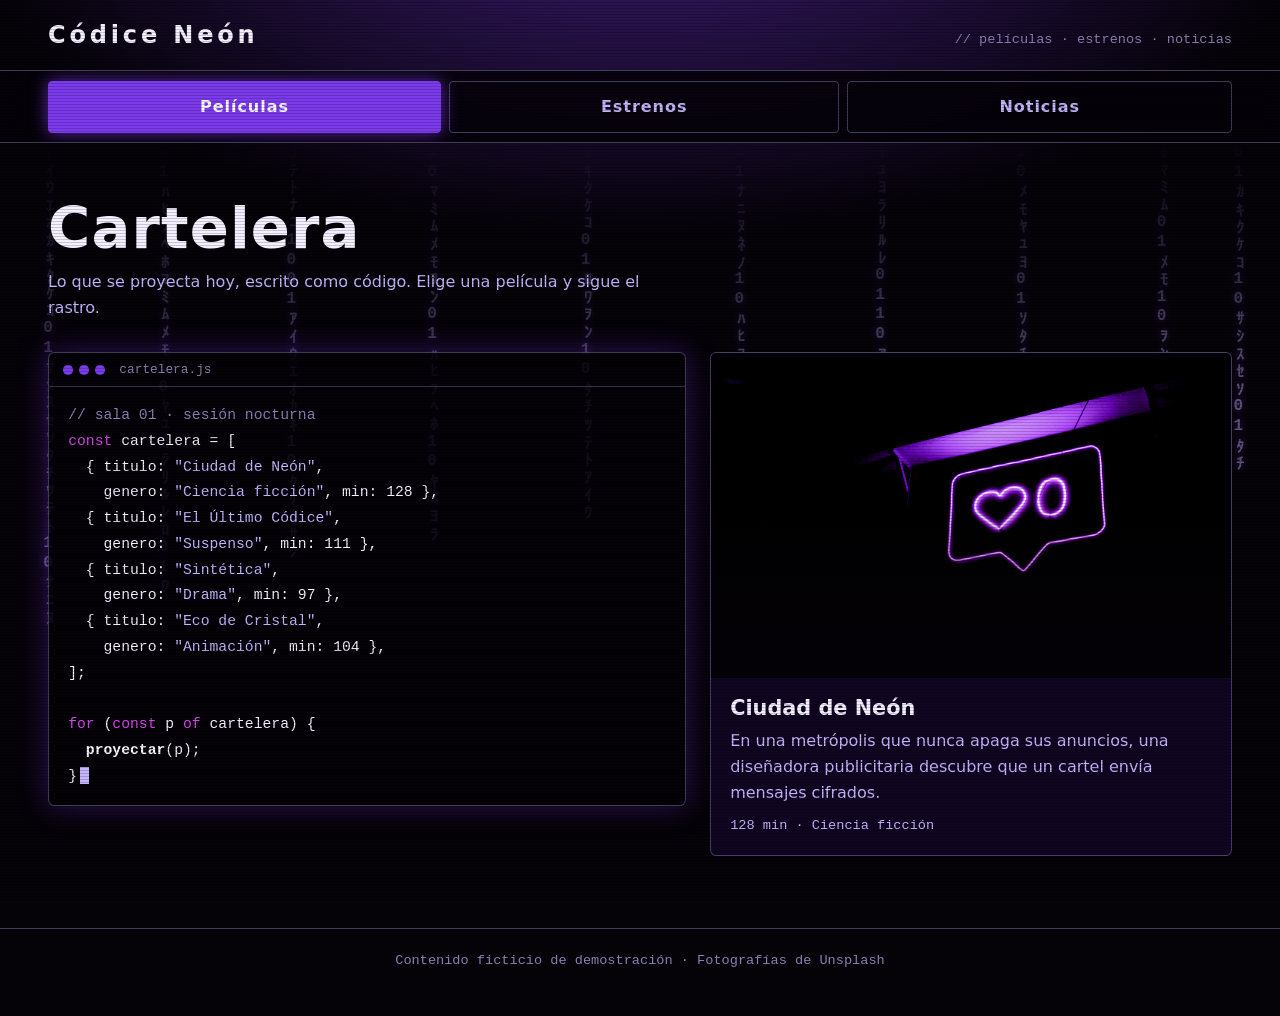
<file: proyectos/codice-neon/index.html>
<!DOCTYPE html>
<html lang="es">
<head>
<script src="../demo.js"></script>
<meta charset="utf-8">
<meta name="viewport" content="width=device-width, initial-scale=1">
<title>Códice Neón · Películas, estrenos y noticias</title>
<meta name="description" content="Cartelera, estrenos y noticias de cine con una interfaz retrofuturista inspirada en Matrix y Blade Runner.">
<meta name="theme-color" content="#050208">
<style>
:root{
  --negro:#050208;--noche:#120626;--violeta:#4c1d95;--purpura:#7c3aed;--fucsia:#d946ef;--lila:#c4b5fd;
  --blanco:#f5f0ff;--tenue:#8b7fb0;--linea:rgba(196,181,253,.32);
  --mono:"Cascadia Code","SF Mono",Consolas,"Courier New",monospace;
  --disp:"Eurostile","Bank Gothic","Century Gothic","Avenir Next",system-ui,sans-serif;
  color-scheme:dark;
}
*,*::before,*::after{box-sizing:border-box}
body{margin:0;min-height:100vh;color:var(--blanco);font:1rem/1.6 var(--disp);
  background:radial-gradient(60rem 30rem at 50% -10%,rgba(124,58,237,.45),transparent 70%),var(--negro)}
/* Líneas de barrido tipo monitor CRT */
body::after{content:"";position:fixed;inset:0;z-index:50;pointer-events:none;
  background:repeating-linear-gradient(0deg,rgba(0,0,0,.18) 0 1px,transparent 1px 3px)}
h1,h2,h3,p{margin:0}
.cod{font-family:var(--mono)}

/* Cabecera y pestañas (conmutador sin JavaScript: botones de radio + etiquetas) */
.cab{display:flex;flex-wrap:wrap;align-items:baseline;justify-content:space-between;gap:.4rem 1.5rem;
  padding:1rem clamp(1rem,4vw,3rem)}
.logo{font-size:1.5rem;font-weight:700;letter-spacing:.16em}
.estado{font-size:.85rem;color:var(--tenue)}
.vh{position:absolute;width:1px;height:1px;opacity:0}
.tabs{position:sticky;top:0;z-index:20;display:flex;gap:.5rem;overflow-x:auto;padding:.6rem clamp(1rem,4vw,3rem);
  background:rgba(5,2,8,.88);-webkit-backdrop-filter:blur(8px);backdrop-filter:blur(8px);
  border-block:1px solid var(--linea)}
.tabs label{flex:1 0 auto;min-width:8rem;padding:.75rem 1.1rem;border:1px solid var(--linea);border-radius:.25rem;
  text-align:center;font-weight:600;letter-spacing:.06em;color:var(--lila);cursor:pointer;transition:background .2s,color .2s}
.tabs label:hover{border-color:var(--lila);color:#fff}
#v1:checked~.tabs [for=v1],#v2:checked~.tabs [for=v2],#v3:checked~.tabs [for=v3]{
  background:var(--purpura);border-color:var(--purpura);color:#fff;box-shadow:0 0 18px rgba(124,58,237,.75)}
#v1:focus-visible~.tabs [for=v1],#v2:focus-visible~.tabs [for=v2],#v3:focus-visible~.tabs [for=v3]{outline:3px solid #fff;outline-offset:2px}

/* Paneles: cada interfaz tiene su propio ambiente */
.panel{display:none;position:relative;overflow:hidden;max-width:80rem;margin:auto;
  padding:clamp(1.5rem,5vw,3.5rem) clamp(1rem,4vw,3rem) clamp(2.5rem,6vw,4.5rem)}
#v1:checked~main #p1,#v2:checked~main #p2,#v3:checked~main #p3{display:block}
h2{font-size:clamp(2rem,6vw,3.6rem);line-height:1.05;letter-spacing:.02em;margin-bottom:.6rem}
h3{font-size:1.3rem;line-height:1.25;margin-bottom:.4rem}
.sub{max-width:38rem;margin-bottom:2rem;color:var(--lila)}
.rel{position:relative;z-index:1}

/* Ventana de terminal / codex */
.term{border:1px solid var(--linea);border-radius:.4rem;background:rgba(5,2,8,.85);box-shadow:0 0 30px rgba(124,58,237,.35)}
.barra{display:flex;align-items:center;gap:.4rem;padding:.55rem .9rem;border-bottom:1px solid var(--linea);font:.8rem var(--mono);color:var(--tenue)}
.barra i{width:.6rem;aspect-ratio:1;border-radius:50%;background:var(--purpura)}
.barra span{margin-left:.5rem}
pre{margin:0;padding:1rem 1.2rem;overflow-x:auto;font:.92rem/1.75 var(--mono);color:var(--blanco)}
.k{color:var(--fucsia)}.s{color:var(--lila)}.f{color:#fff;font-weight:700}.c{color:var(--tenue)}
.cur{display:inline-block;width:.6em;height:1.1em;margin-left:.2em;background:var(--lila);vertical-align:text-bottom}

/* Fotografías con tinte morado */
.foto{position:relative;margin:0;overflow:hidden;isolation:isolate;background:linear-gradient(160deg,var(--violeta),var(--noche))}
.foto img{display:block;width:100%;height:100%;object-fit:cover;filter:grayscale(1) contrast(1.15)}
.foto::before{content:"";position:absolute;inset:0;z-index:1;mix-blend-mode:color;background:linear-gradient(160deg,var(--purpura),#c026d3)}
.foto::after{content:"";position:absolute;inset:0;z-index:2;background:linear-gradient(to top,rgba(5,2,8,.85),transparent 55%)}
.tarjeta{border:1px solid var(--linea);border-radius:.4rem;background:rgba(18,6,38,.85);overflow:hidden}
.tarjeta .foto{aspect-ratio:16/10}
.cuerpo{padding:1.1rem 1.2rem 1.4rem}
.cuerpo p{color:var(--lila)}
.meta{margin-top:.8rem;font:.85rem var(--mono);color:var(--tenue)}

/* Interfaz 1: Matrix */
.lluvia{position:absolute;inset:0;z-index:0;pointer-events:none;opacity:.45}
.lluvia b{position:absolute;top:0;left:var(--x);writing-mode:vertical-rl;text-orientation:upright;
  font:700 1rem/1.1 var(--mono);letter-spacing:.1em;color:var(--lila);text-shadow:0 0 8px var(--purpura);
  -webkit-mask-image:linear-gradient(to bottom,transparent,#000 75%);mask-image:linear-gradient(to bottom,transparent,#000 75%)}
.duo{display:grid;gap:1.5rem}
@media(min-width:860px){.duo{grid-template-columns:1.1fr .9fr;align-items:start}}

/* Interfaz 2: Blade Runner */
.cabeza{display:flex;flex-wrap:wrap;align-items:center;gap:1.2rem}
.iris{flex:none;width:4.5rem;aspect-ratio:1;border-radius:50%;border:2px solid var(--lila);box-shadow:0 0 22px var(--purpura);
  background:radial-gradient(circle,#000 0 14%,var(--fucsia) 15% 17%,var(--noche) 18% 45%,transparent 46%),
  repeating-conic-gradient(var(--lila) 0 2deg,var(--noche) 2deg 12deg)}
.sol{position:absolute;right:-3rem;top:1rem;width:15rem;aspect-ratio:1;border-radius:50%;opacity:.3;pointer-events:none;
  background:linear-gradient(var(--lila),var(--fucsia) 45%,var(--violeta));
  -webkit-mask-image:repeating-linear-gradient(#000 0 .9rem,transparent .9rem 1.1rem);mask-image:repeating-linear-gradient(#000 0 .9rem,transparent .9rem 1.1rem)}
.suelo{position:absolute;left:-10%;right:-10%;bottom:0;height:16rem;pointer-events:none;
  background:linear-gradient(var(--linea) 1px,transparent 1px) 0 0/100% 2.5rem,linear-gradient(90deg,var(--linea) 1px,transparent 1px) 0 0/2.5rem 100%;
  transform:perspective(20rem) rotateX(62deg);transform-origin:bottom;
  -webkit-mask-image:linear-gradient(to top,#000,transparent);mask-image:linear-gradient(to top,#000,transparent)}
.carteles{display:grid;gap:1.5rem;grid-template-columns:repeat(auto-fit,minmax(min(100%,15rem),1fr))}
.cartel{position:relative;border:1px solid var(--lila);border-radius:.25rem;background:var(--noche);box-shadow:0 0 22px rgba(217,70,239,.35)}
.cartel .foto{aspect-ratio:2/3}
.cartel .txt{position:absolute;inset:auto 0 0;z-index:3;padding:1.1rem}
.cartel h3{font-size:1.7rem;text-shadow:0 0 14px var(--fucsia)}
.ficha{font:.82rem/1.5 var(--mono);color:var(--lila)}

/* Interfaz 3: Codex de noticias */
.noticias{display:grid;gap:1.5rem}
@media(min-width:900px){.noticias{grid-template-columns:1.3fr 1fr;align-items:start}}
.noticias>div{display:grid;gap:1.5rem}
.log{list-style:none;margin:0;padding:0 1.2rem .6rem}
.log li{display:grid;grid-template-columns:auto 1fr;gap:1rem;padding:.9rem 0;border-bottom:1px dashed var(--linea)}
.log li:last-child{border:0}
.log time{font:.85rem var(--mono);color:var(--tenue)}
.log p{font-weight:600}
.titulo-log{padding:1rem 1.2rem .2rem}

footer{padding:1.5rem 1rem 3rem;border-top:1px solid var(--linea);text-align:center;color:var(--tenue);font:.85rem var(--mono)}

/* Movimiento: solo si la persona no lo ha desactivado */
@media(prefers-reduced-motion:no-preference){
  .panel{animation:encender .5s ease-out}
  .lluvia b{animation:caer var(--v,14s) linear infinite;animation-delay:var(--d,0s)}
  .cur{animation:parpadeo 1s steps(2) infinite}
  .iris{animation:pulso 3s ease-in-out infinite}
  @keyframes encender{from{opacity:0;filter:brightness(2.2)}to{opacity:1;filter:none}}
  @keyframes caer{from{top:-60%}to{top:100%}}
  @keyframes parpadeo{50%{opacity:0}}
  @keyframes pulso{50%{transform:scale(1.08)}}
}
</style>
</head>
<body>
<header class="cab">
  <h1 class="logo">Códice Neón</h1>
  <p class="estado cod">// películas · estrenos · noticias</p>
</header>

<input class="vh" type="radio" name="vista" id="v1" checked>
<input class="vh" type="radio" name="vista" id="v2">
<input class="vh" type="radio" name="vista" id="v3">
<nav class="tabs" aria-label="Interfaces">
  <label for="v1">Películas</label>
  <label for="v2">Estrenos</label>
  <label for="v3">Noticias</label>
</nav>

<main>
  <!-- Interfaz 1 · Películas (estilo Matrix) -->
  <section id="p1" class="panel" aria-labelledby="t1">
    <div class="lluvia" aria-hidden="true">
      <b style="--x:3%;--v:13s;--d:-2s">ｱｲｳｴｵｶｷｸｹｺ01ｻｼｽｾｿﾀﾁﾂﾃﾄ10ﾅﾆﾇ</b>
      <b style="--x:12%;--v:17s;--d:-9s">01ﾊﾋﾌﾍﾎﾏﾐﾑﾒﾓ10ﾔﾕﾖﾗﾘﾙﾚﾛ01ﾜ</b>
      <b style="--x:22%;--v:11s;--d:-5s">ﾂﾃﾄﾅﾆ1001ｱｲｳｴｵｶｷ10ｸｹｺｻｼ</b>
      <b style="--x:33%;--v:15s;--d:-12s">10ﾏﾐﾑﾒﾓｦﾝ01ﾊﾋﾌﾍﾎ10ﾔﾕﾖﾗ</b>
      <b style="--x:45%;--v:12s;--d:-7s">ｶｷｸｹｺ01ﾛﾜｦﾝ10ﾀﾁﾂﾃﾄｱｲｳ</b>
      <b style="--x:57%;--v:16s;--d:-3s">01ﾅﾆﾇﾈﾉ10ﾊﾋﾌﾍﾎﾏﾐﾑ01ｻｼｽ</b>
      <b style="--x:68%;--v:14s;--d:-10s">ﾔﾕﾖﾗﾘﾙﾚ0110ｱｲｳｴｵｶｷｸｹ</b>
      <b style="--x:79%;--v:18s;--d:-6s">10ﾒﾓﾔﾕﾖ01ｿﾀﾁﾂﾃﾄ10ﾅﾆﾇ</b>
      <b style="--x:90%;--v:12s;--d:-1s">ﾎﾏﾐﾑ01ﾒﾓ10ｦﾝｱｲｳｴｵ01</b>
      <b style="--x:96%;--v:15s;--d:-8s">01ｶｷｸｹｺ10ｻｼｽｾｿ01ﾀﾁ</b>
    </div>
    <div class="rel">
      <h2 id="t1">Cartelera</h2>
      <p class="sub">Lo que se proyecta hoy, escrito como código. Elige una película y sigue el rastro.</p>
      <div class="duo">
        <div class="term">
          <div class="barra"><i></i><i></i><i></i><span>cartelera.js</span></div>
<pre class="cod" tabindex="0" aria-label="Lista de películas en formato de código"><span class="c">// sala 01 · sesión nocturna</span>
<span class="k">const</span> cartelera = [
  { titulo: <span class="s">"Ciudad de Neón"</span>,
    genero: <span class="s">"Ciencia ficción"</span>, min: 128 },
  { titulo: <span class="s">"El Último Códice"</span>,
    genero: <span class="s">"Suspenso"</span>, min: 111 },
  { titulo: <span class="s">"Sintética"</span>,
    genero: <span class="s">"Drama"</span>, min: 97 },
  { titulo: <span class="s">"Eco de Cristal"</span>,
    genero: <span class="s">"Animación"</span>, min: 104 },
];

<span class="k">for</span> (<span class="k">const</span> p <span class="k">of</span> cartelera) {
  <span class="f">proyectar</span>(p);
}<span class="cur"></span></pre>
        </div>
        <article class="tarjeta">
          <figure class="foto"><img src="fotos/photo-1554177255-61502b352de3.jpg" width="800" height="500" fetchpriority="high" alt="Letrero de neón rojo con forma de burbuja de diálogo y un corazón azul"></figure>
          <div class="cuerpo">
            <h3>Ciudad de Neón</h3>
            <p>En una metrópolis que nunca apaga sus anuncios, una diseñadora publicitaria descubre que un cartel envía mensajes cifrados.</p>
            <p class="meta">128 min · Ciencia ficción</p>
          </div>
        </article>
      </div>
    </div>
  </section>

  <!-- Interfaz 2 · Estrenos (estilo Blade Runner) -->
  <section id="p2" class="panel" aria-labelledby="t2">
    <div class="sol" aria-hidden="true"></div>
    <div class="suelo" aria-hidden="true"></div>
    <div class="rel">
      <div class="cabeza">
        <div class="iris" aria-hidden="true"></div>
        <div>
          <h2 id="t2">Próximos estrenos</h2>
          <p class="sub">Tres películas para marcar en el calendario antes de que se apaguen las luces.</p>
        </div>
      </div>
      <div class="carteles">
        <article class="cartel">
          <figure class="foto"><img loading="lazy" src="fotos/photo-1516251193007-45ef944ab0c6.jpg" width="600" height="900" alt="Mano sosteniendo un smartphone con un perfil de Instagram frente a edificios altos"></figure>
          <div class="txt"><h3>Horizonte Púrpura</h3><p class="ficha">Ciencia ficción<br>estreno: "2026-10-16"</p></div>
        </article>
        <article class="cartel">
          <figure class="foto"><img loading="lazy" src="fotos/photo-1563986768494-4dee2763ff3f.jpg" width="600" height="900" alt="Persona trabajando con una laptop y un smartphone al mismo tiempo"></figure>
          <div class="txt"><h3>Protocolo Lázaro</h3><p class="ficha">Thriller<br>estreno: "2026-10-30"</p></div>
        </article>
        <article class="cartel">
          <figure class="foto"><img loading="lazy" src="fotos/photo-1532356884227-66d7c0e9e4c2.jpg" width="600" height="900" alt="Persona sosteniendo un teléfono negro"></figure>
          <div class="txt"><h3>Memoria Analógica</h3><p class="ficha">Drama<br>estreno: "2026-11-13"</p></div>
        </article>
      </div>
    </div>
  </section>

  <!-- Interfaz 3 · Noticias (codex editorial) -->
  <section id="p3" class="panel" aria-labelledby="t3">
    <h2 id="t3">Noticias</h2>
    <p class="sub">Comunicación, diseño publicitario y redes sociales: cómo se cuenta hoy una película.</p>
    <div class="noticias">
      <div>
        <article class="tarjeta">
          <figure class="foto"><img loading="lazy" src="fotos/photo-1611926653458-09294b3142bf.jpg" width="900" height="560" alt="Iconos de aplicaciones de redes sociales en la pantalla de un smartphone"></figure>
          <div class="cuerpo">
            <h3>Las redes sociales ya son el primer cartel de una película</h3>
            <p>Antes de la valla en la calle, el tráiler llega al teléfono. Los equipos de marketing planean cada estreno pensando primero en la pantalla pequeña.</p>
            <p class="meta">Análisis · 4 min de lectura</p>
          </div>
        </article>
        <div class="term">
          <h3 class="titulo-log">Últimas entradas</h3>
          <ul class="log">
            <li><time>09:12</time><p>Un festival de cine retrofuturista abre convocatoria de cortometrajes</p></li>
            <li><time>08:40</time><p>Los estudios adelantan tráileres en redes antes de la campaña en calles</p></li>
            <li><time>08:05</time><p>El neón vuelve a los carteles: diseñadores explican por qué</p></li>
            <li><time>07:30</time><p>Salas y streaming discuten cuántos días separan un estreno de su llegada a casa</p></li>
          </ul>
        </div>
      </div>
      <div>
        <div class="term">
          <div class="barra"><i></i><i></i><i></i><span>filtro.sql</span></div>
<pre class="cod" tabindex="0" aria-label="Consulta que filtra las noticias por tema"><span class="c">-- filtro de noticias</span>
<span class="k">SELECT</span> titular, hora
  <span class="k">FROM</span> noticias
 <span class="k">WHERE</span> tema <span class="k">IN</span> (
       <span class="s">'estrenos'</span>,
       <span class="s">'diseño'</span>,
       <span class="s">'redes'</span>)
 <span class="k">ORDER BY</span> hora <span class="k">DESC</span>;</pre>
        </div>
        <article class="tarjeta">
          <figure class="foto"><img loading="lazy" src="fotos/photo-1611162617213-7d7a39e9b1d7.jpg" width="800" height="500" alt="Logotipo de Figma rodeado de iconos de redes sociales y plataformas de video"></figure>
          <div class="cuerpo">
            <h3>Diseño publicitario: del cartel a la pantalla</h3>
            <p>Un mismo póster debe funcionar en una avenida y en una miniatura de 3 centímetros.</p>
            <p class="meta">Diseño · 3 min de lectura</p>
          </div>
        </article>
      </div>
    </div>
  </section>
</main>

<footer>
  <p>Contenido ficticio de demostración · Fotografías de Unsplash</p>
</footer>
</body>
</html>
</file>
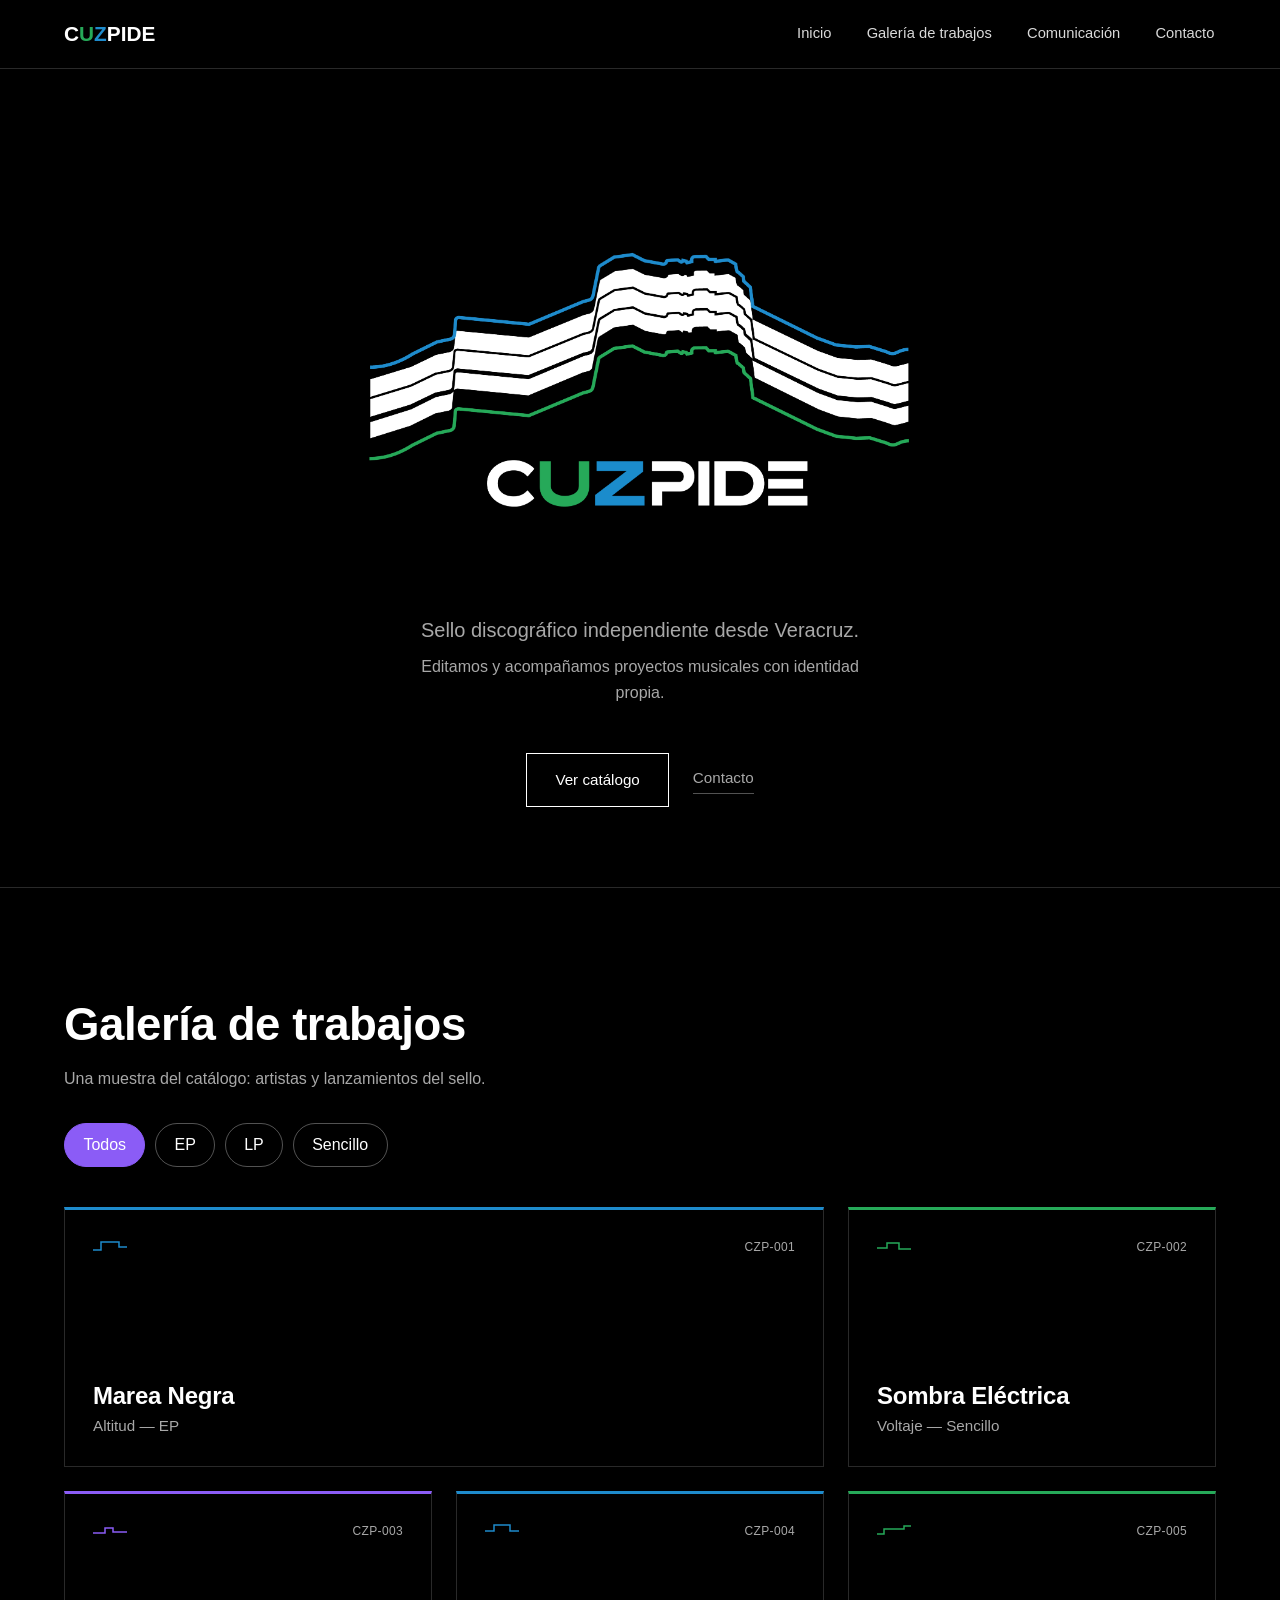
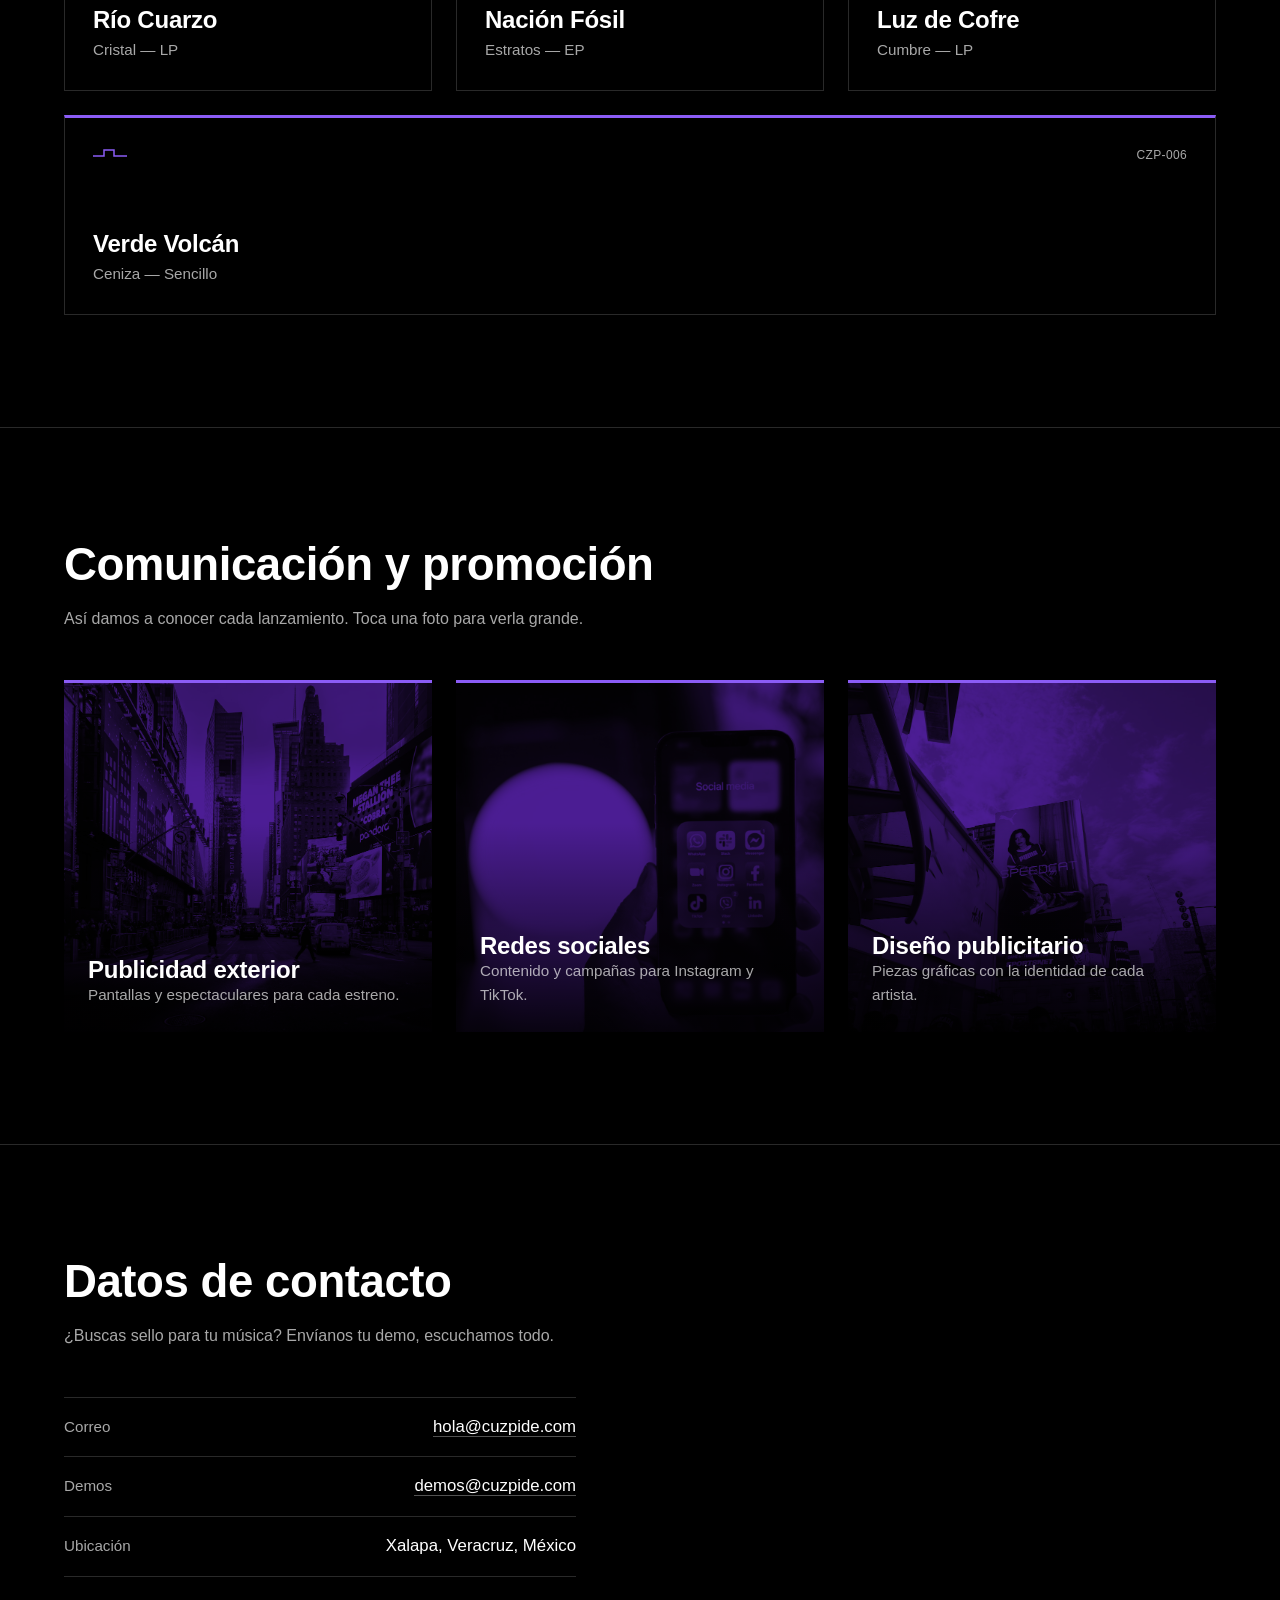
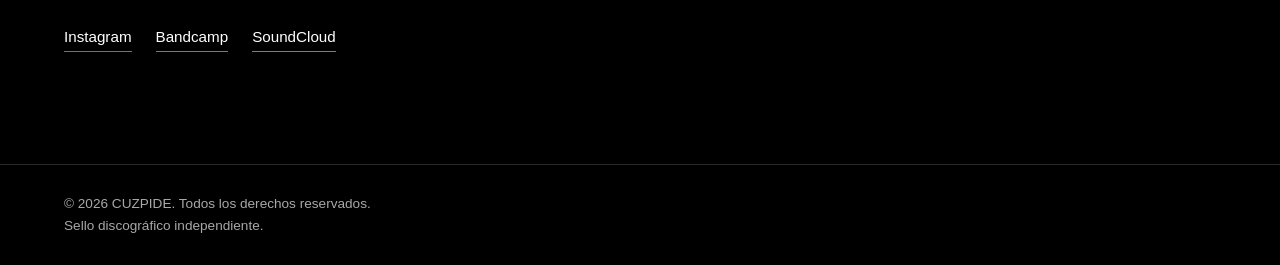
<file: proyectos/cuzpide/index.html>
<!DOCTYPE html>
<html lang="es">
<head>
<script src="../demo.js"></script>
<meta charset="UTF-8">
<meta name="viewport" content="width=device-width, initial-scale=1.0">
<title>CUZPIDE — Sello discográfico independiente</title>
<meta name="description" content="CUZPIDE, sello discográfico independiente desde Veracruz. Catálogo de artistas y contacto para demos y booking.">
<meta name="theme-color" content="#000000">
<link rel="icon" href="cuzpide-logo.png">
<link rel="stylesheet" href="estilos.css">
<!-- Los tres archivos van en la MISMA carpeta: index.html, estilos.css, cuzpide-logo.png
     PERSONALIZAR: busca estos comentarios para cambiar textos, artistas y contacto.
     Las fotos vienen de images.unsplash.com (Licencia Unsplash: uso comercial, sin atribución). -->
</head>
<body>

<a href="#inicio" class="czp-skip-link">Saltar al contenido principal</a>

<header class="czp-header">
  <div class="czp-container czp-header-bar">
    <a href="#inicio" class="czp-brand">C<span class="czp-green">U</span><span class="czp-blue">Z</span>PIDE</a>

    <input type="checkbox" id="nav-toggle" class="czp-nav-toggle" aria-label="Abrir menú">
    <nav id="menu" class="czp-nav-panel" aria-label="Navegación principal">
      <ul>
        <li><a class="czp-nav-link" href="#inicio">Inicio</a></li>
        <li><a class="czp-nav-link" href="#galeria">Galería de trabajos</a></li>
        <li><a class="czp-nav-link" href="#comunicacion">Comunicación</a></li>
        <li><a class="czp-nav-link" href="#contacto">Contacto</a></li>
      </ul>
    </nav>
    <label for="nav-toggle" class="czp-nav-toggle-label" aria-hidden="true"><span></span><span></span><span></span></label>
  </div>
</header>

<main>

  <section id="inicio" class="czp-hero" style="text-align:center">
    <div class="czp-container">
      <h1 class="czp-sr">CUZPIDE — Sello discográfico independiente</h1>
      <img class="czp-hero-logo" src="cuzpide-logo.png" alt="CUZPIDE">
      <p class="czp-muted czp-measure-xs czp-center czp-lead" style="margin-top:3rem">Sello discográfico independiente desde Veracruz.</p>
      <p class="czp-muted czp-measure-xs czp-center" style="margin-top:.5rem">Editamos y acompañamos proyectos musicales con identidad propia.</p>
      <div class="czp-actions">
        <a href="#galeria" class="czp-btn">Ver catálogo</a>
        <a href="#contacto" class="czp-link">Contacto</a>
      </div>
    </div>
  </section>

  <!-- GALERÍA: el filtro funciona con radios + CSS (sin JavaScript) -->
  <section id="galeria" class="czp-divider czp-section czp-work">
    <div class="czp-container">
      <h2 class="czp-section-title" style="margin-bottom:1rem">Galería de trabajos</h2>
      <p class="czp-muted czp-measure" style="margin-bottom:2rem">Una muestra del catálogo: artistas y lanzamientos del sello.</p>

      <div class="czp-filters" role="radiogroup" aria-label="Filtrar por formato">
        <input type="radio" name="f" id="f0" class="czp-sr" checked><label for="f0">Todos</label>
        <input type="radio" name="f" id="f1" class="czp-sr"><label for="f1">EP</label>
        <input type="radio" name="f" id="f2" class="czp-sr"><label for="f2">LP</label>
        <input type="radio" name="f" id="f3" class="czp-sr"><label for="f3">Sencillo</label>
      </div>

      <div class="czp-grid">
        <!-- PERSONALIZAR: artista, lanzamiento, formato (data-f) y número de catálogo -->
        <article class="czp-work-card czp-work-card--feature czp-work-card--blue" data-f="ep">
          <div class="czp-work-top">
            <svg class="czp-ridge" viewBox="0 0 34 16" fill="none" stroke="currentColor" stroke-width="1.5" aria-hidden="true"><polyline points="0,12 8,12 8,4 26,4 26,9 34,9"/></svg>
            <span class="czp-catalog">CZP-001</span>
          </div>
          <div><h3 style="margin-bottom:.25rem">Marea Negra</h3><p class="czp-release" style="margin:0">Altitud — EP</p></div>
        </article>

        <article class="czp-work-card czp-work-card--green" data-f="sencillo">
          <div class="czp-work-top">
            <svg class="czp-ridge" viewBox="0 0 34 16" fill="none" stroke="currentColor" stroke-width="1.5" aria-hidden="true"><polyline points="0,10 10,10 10,5 22,5 22,11 34,11"/></svg>
            <span class="czp-catalog">CZP-002</span>
          </div>
          <div><h3 style="margin-bottom:.25rem">Sombra Eléctrica</h3><p class="czp-release" style="margin:0">Voltaje — Sencillo</p></div>
        </article>

        <article class="czp-work-card czp-work-card--purple" data-f="lp">
          <div class="czp-work-top">
            <svg class="czp-ridge" viewBox="0 0 34 16" fill="none" stroke="currentColor" stroke-width="1.5" aria-hidden="true"><polyline points="0,11 12,11 12,6 20,6 20,10 34,10"/></svg>
            <span class="czp-catalog">CZP-003</span>
          </div>
          <div><h3 style="margin-bottom:.25rem">Río Cuarzo</h3><p class="czp-release" style="margin:0">Cristal — LP</p></div>
        </article>

        <article class="czp-work-card czp-work-card--blue" data-f="ep">
          <div class="czp-work-top">
            <svg class="czp-ridge" viewBox="0 0 34 16" fill="none" stroke="currentColor" stroke-width="1.5" aria-hidden="true"><polyline points="0,9 9,9 9,3 25,3 25,9 34,9"/></svg>
            <span class="czp-catalog">CZP-004</span>
          </div>
          <div><h3 style="margin-bottom:.25rem">Nación Fósil</h3><p class="czp-release" style="margin:0">Estratos — EP</p></div>
        </article>

        <article class="czp-work-card czp-work-card--green" data-f="lp">
          <div class="czp-work-top">
            <svg class="czp-ridge" viewBox="0 0 34 16" fill="none" stroke="currentColor" stroke-width="1.5" aria-hidden="true"><polyline points="0,12 7,12 7,7 27,7 27,4 34,4"/></svg>
            <span class="czp-catalog">CZP-005</span>
          </div>
          <div><h3 style="margin-bottom:.25rem">Luz de Cofre</h3><p class="czp-release" style="margin:0">Cumbre — LP</p></div>
        </article>

        <article class="czp-work-card czp-work-card--purple czp-work-card--full" data-f="sencillo">
          <div class="czp-work-top">
            <svg class="czp-ridge" viewBox="0 0 34 16" fill="none" stroke="currentColor" stroke-width="1.5" aria-hidden="true"><polyline points="0,10 11,10 11,4 21,4 21,10 34,10"/></svg>
            <span class="czp-catalog">CZP-006</span>
          </div>
          <div><h3 style="margin-bottom:.25rem">Verde Volcán</h3><p class="czp-release" style="margin:0">Ceniza — Sencillo</p></div>
        </article>
      </div>
    </div>
  </section>

  <!-- COMUNICACIÓN: fotos que se abren en un visor con :target -->
  <section id="comunicacion" class="czp-divider czp-section">
    <div class="czp-container">
      <h2 class="czp-section-title" style="margin-bottom:1rem">Comunicación y promoción</h2>
      <p class="czp-muted czp-measure" style="margin-bottom:3rem">Así damos a conocer cada lanzamiento. Toca una foto para verla grande.</p>

      <div class="czp-tiles">
        <a class="czp-tile" href="#v1" aria-label="Ampliar: Publicidad exterior">
          <img src="fotos/photo-1699817361440-95aab3ddd170.jpg" alt="Calle de Nueva York con pantallas publicitarias" width="900" height="600" loading="lazy">
          <div><h3>Publicidad exterior</h3><p>Pantallas y espectaculares para cada estreno.</p></div>
        </a>
        <a class="czp-tile" href="#v2" aria-label="Ampliar: Redes sociales">
          <img src="fotos/photo-1656164631076-5052b84f9152.jpg" alt="Persona sosteniendo un teléfono con una red social abierta" width="900" height="1100" loading="lazy">
          <div><h3>Redes sociales</h3><p>Contenido y campañas para Instagram y TikTok.</p></div>
        </a>
        <a class="czp-tile" href="#v3" aria-label="Ampliar: Diseño publicitario">
          <img src="fotos/photo-1748266680052-668178f63e3a.jpg" alt="Gran anuncio publicitario sobre un edificio" width="900" height="600" loading="lazy">
          <div><h3>Diseño publicitario</h3><p>Piezas gráficas con la identidad de cada artista.</p></div>
        </a>
      </div>
    </div>
  </section>

  <section id="contacto" class="czp-divider czp-section">
    <div class="czp-container">
      <h2 class="czp-section-title" style="margin-bottom:1rem">Datos de contacto</h2>
      <p class="czp-muted czp-measure-sm" style="margin-bottom:3rem">¿Buscas sello para tu música? Envíanos tu demo, escuchamos todo.</p>

      <!-- PERSONALIZAR: correos y ubicación reales -->
      <dl class="czp-measure-sm" style="margin-bottom:3rem">
        <div class="czp-contact-row"><dt>Correo</dt><dd><a href="mailto:hola@cuzpide.com">hola@cuzpide.com</a></dd></div>
        <div class="czp-contact-row"><dt>Demos</dt><dd><a href="mailto:demos@cuzpide.com">demos@cuzpide.com</a></dd></div>
        <div class="czp-contact-row"><dt>Ubicación</dt><dd>Xalapa, Veracruz, México</dd></div>
      </dl>

      <nav class="czp-social" aria-label="Redes y plataformas">
        <a href="#">Instagram</a><a href="#">Bandcamp</a><a href="#">SoundCloud</a>
      </nav>
    </div>
  </section>

</main>

<footer class="czp-footer">
  <div class="czp-container">
    <p>© 2026 CUZPIDE. Todos los derechos reservados.</p>
    <p>Sello discográfico independiente.</p>
  </div>
</footer>

<!-- Visores: se abren con :target y se cierran tocando en cualquier parte -->
<a class="czp-lb" id="v1" href="#comunicacion" aria-label="Cerrar imagen"><b aria-hidden="true">×</b>
  <figure><img src="fotos/photo-1699817361440-95aab3ddd170.jpg" alt="Calle de Nueva York con pantallas publicitarias" loading="lazy"><figcaption>Publicidad exterior</figcaption></figure></a>
<a class="czp-lb" id="v2" href="#comunicacion" aria-label="Cerrar imagen"><b aria-hidden="true">×</b>
  <figure><img src="fotos/photo-1656164631076-5052b84f9152.jpg" alt="Persona sosteniendo un teléfono con una red social abierta" loading="lazy"><figcaption>Redes sociales</figcaption></figure></a>
<a class="czp-lb" id="v3" href="#comunicacion" aria-label="Cerrar imagen"><b aria-hidden="true">×</b>
  <figure><img src="fotos/photo-1748266680052-668178f63e3a.jpg" alt="Gran anuncio publicitario sobre un edificio" loading="lazy"><figcaption>Diseño publicitario</figcaption></figure></a>

</body>
</html>
</file>
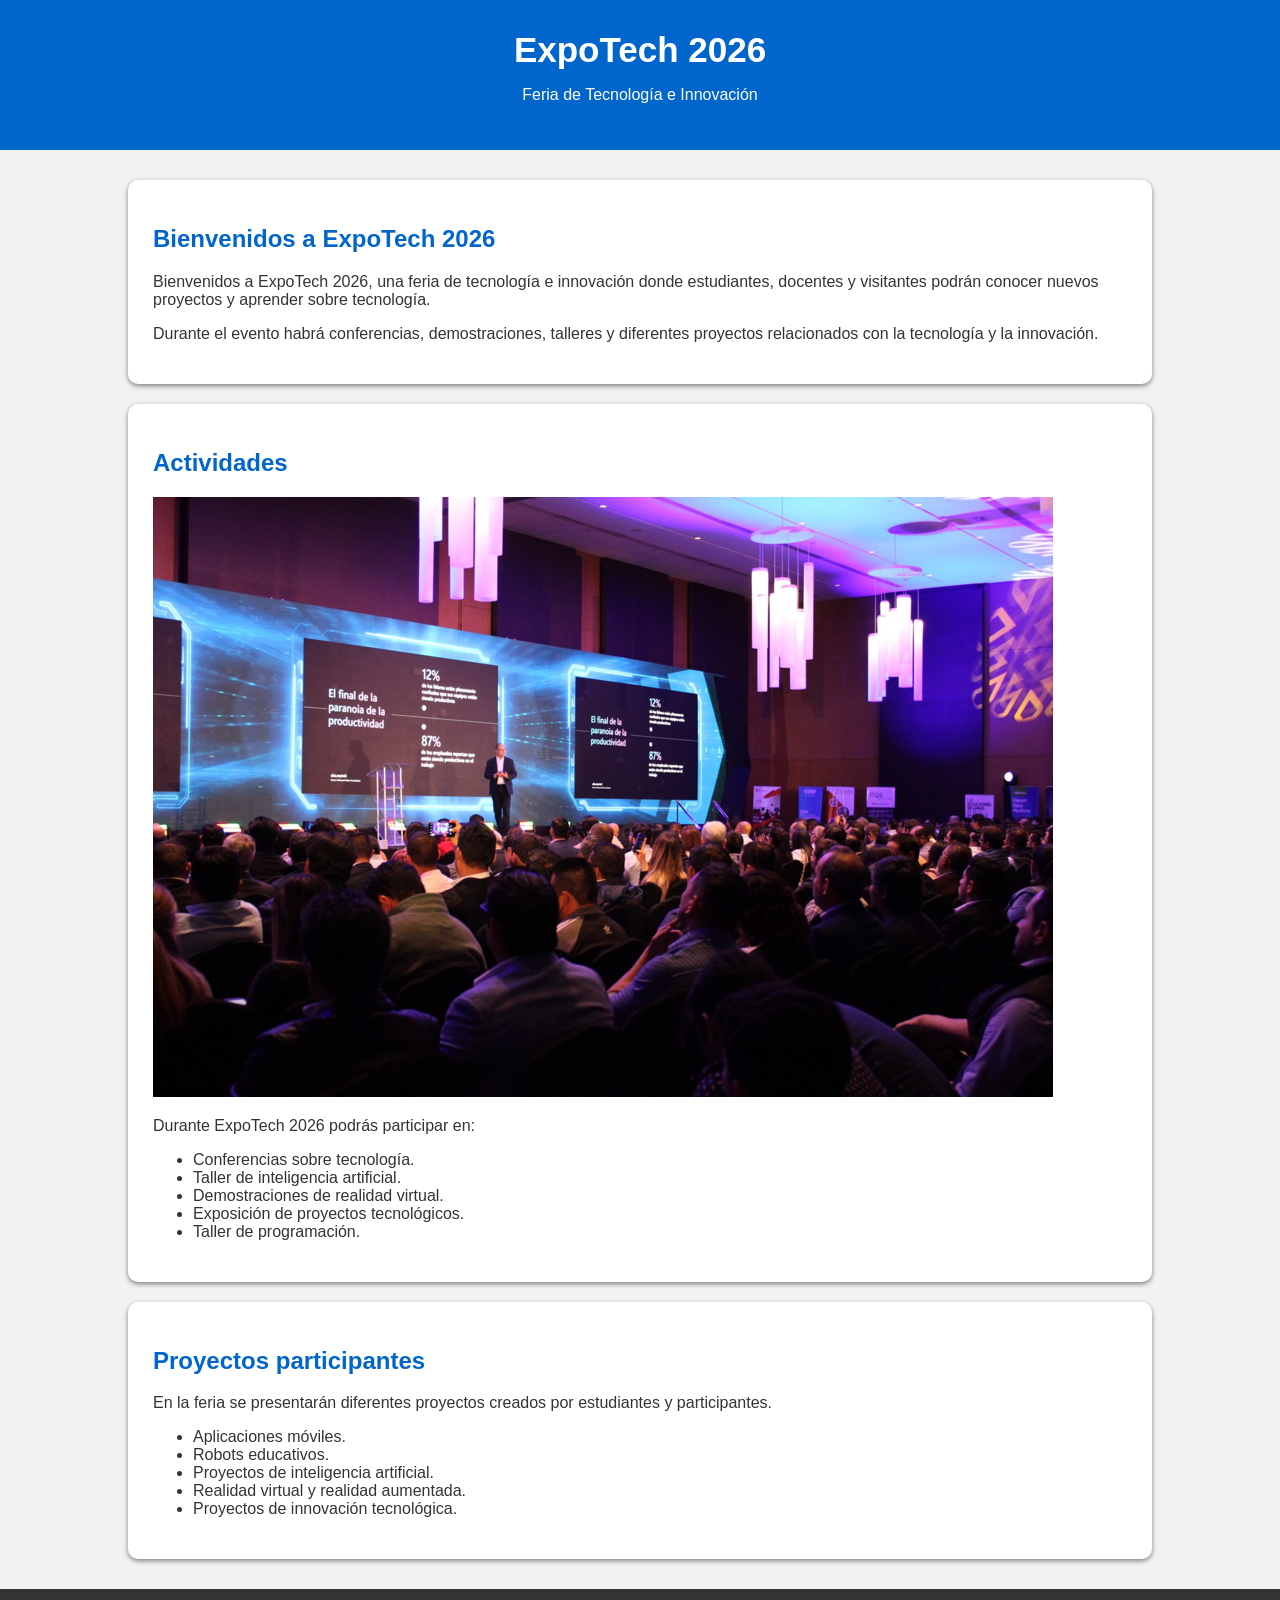
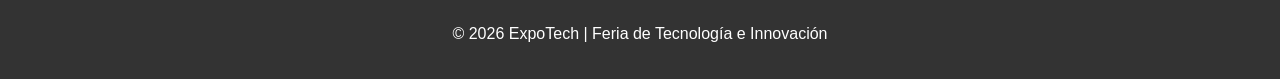
<file: proyectos/expotech/index.html>
<!DOCTYPE html>
<html>
<head>
<script src="../demo.js"></script>
    <title>ExpoTech 2026</title>

    <style>
        body {
            font-family: Arial;
            margin: 0;
            background-color: #f2f2f2;
            color: #333333;
        }

        header {
            background-color: #0066cc;
            color: white;
            text-align: center;
            padding: 30px;
        }

        header h1 {
            margin: 0;
            font-size: 35px;
        }

        .menu {
            background-color: #333333;
            text-align: center;
            padding: 15px;
        }

        .menu a {
            color: white;
            text-decoration: none;
            margin: 20px;
        }

        .contenido {
            width: 80%;
            margin: 30px auto;
        }

        .seccion {
            background-color: white;
            padding: 25px;
            margin-bottom: 20px;
            border-radius: 10px;
            box-shadow: 0px 2px 5px gray;
        }

        h2 {
            color: #0066cc;
        }

        .boton {
            background-color: #0066cc;
            color: white;
            padding: 12px 20px;
            text-decoration: none;
            border-radius: 5px;
        }

        input, select {
            padding: 10px;
            width: 90%;
            border: 1px solid #cccccc;
            border-radius: 5px;
        }

        button {
            background-color: #0066cc;
            color: white;
            padding: 12px 25px;
            border: none;
            border-radius: 5px;
            cursor: pointer;
        }

        button:hover {
            background-color: #004c99;
        }

        footer {
            background-color: #333333;
            color: white;
            text-align: center;
            padding: 20px;
        }
    </style>
</head>

<body>

    <header>
        <h1>ExpoTech 2026</h1>
        <p>Feria de Tecnología e Innovación</p>
    </header>


    <div class="contenido">

        <div class="seccion" id="inicio">

            <h2>Bienvenidos a ExpoTech 2026</h2>

            <p>
                Bienvenidos a ExpoTech 2026, una feria de tecnología e
                innovación donde estudiantes, docentes y visitantes podrán
                conocer nuevos proyectos y aprender sobre tecnología.
            </p>

            <p>
                Durante el evento habrá conferencias, demostraciones,
                talleres y diferentes proyectos relacionados con la
                tecnología y la innovación.
            </p>


        </div>

        <div class="seccion" id="actividades">

            <h2>Actividades</h2>                                  
          
<img src="fotoexpo.png">
            <p>Durante ExpoTech 2026 podrás participar en:</p>

            <ul>
                <li>Conferencias sobre tecnología.</li>
                <li>Taller de inteligencia artificial.</li>
                <li>Demostraciones de realidad virtual.</li>
                <li>Exposición de proyectos tecnológicos.</li>
                <li>Taller de programación.</li>
            </ul>

        </div>


        <Proyectos >
        <div class="seccion" id="proyectos">

            <h2>Proyectos participantes</h2>

            <p>
                En la feria se presentarán diferentes proyectos creados
                por estudiantes y participantes.
            </p>

            <ul>
                <li>Aplicaciones móviles.</li>
                <li>Robots educativos.</li>
                <li>Proyectos de inteligencia artificial.</li>
                <li>Realidad virtual y realidad aumentada.</li>
                <li>Proyectos de innovación tecnológica.</li>
            </ul>

        </div>

        </div>


    <footer>
        <p>
            &copy; 2026 ExpoTech | Feria de Tecnología e Innovación
        </p>

        
    </footer>

</body>
</html>
</file>
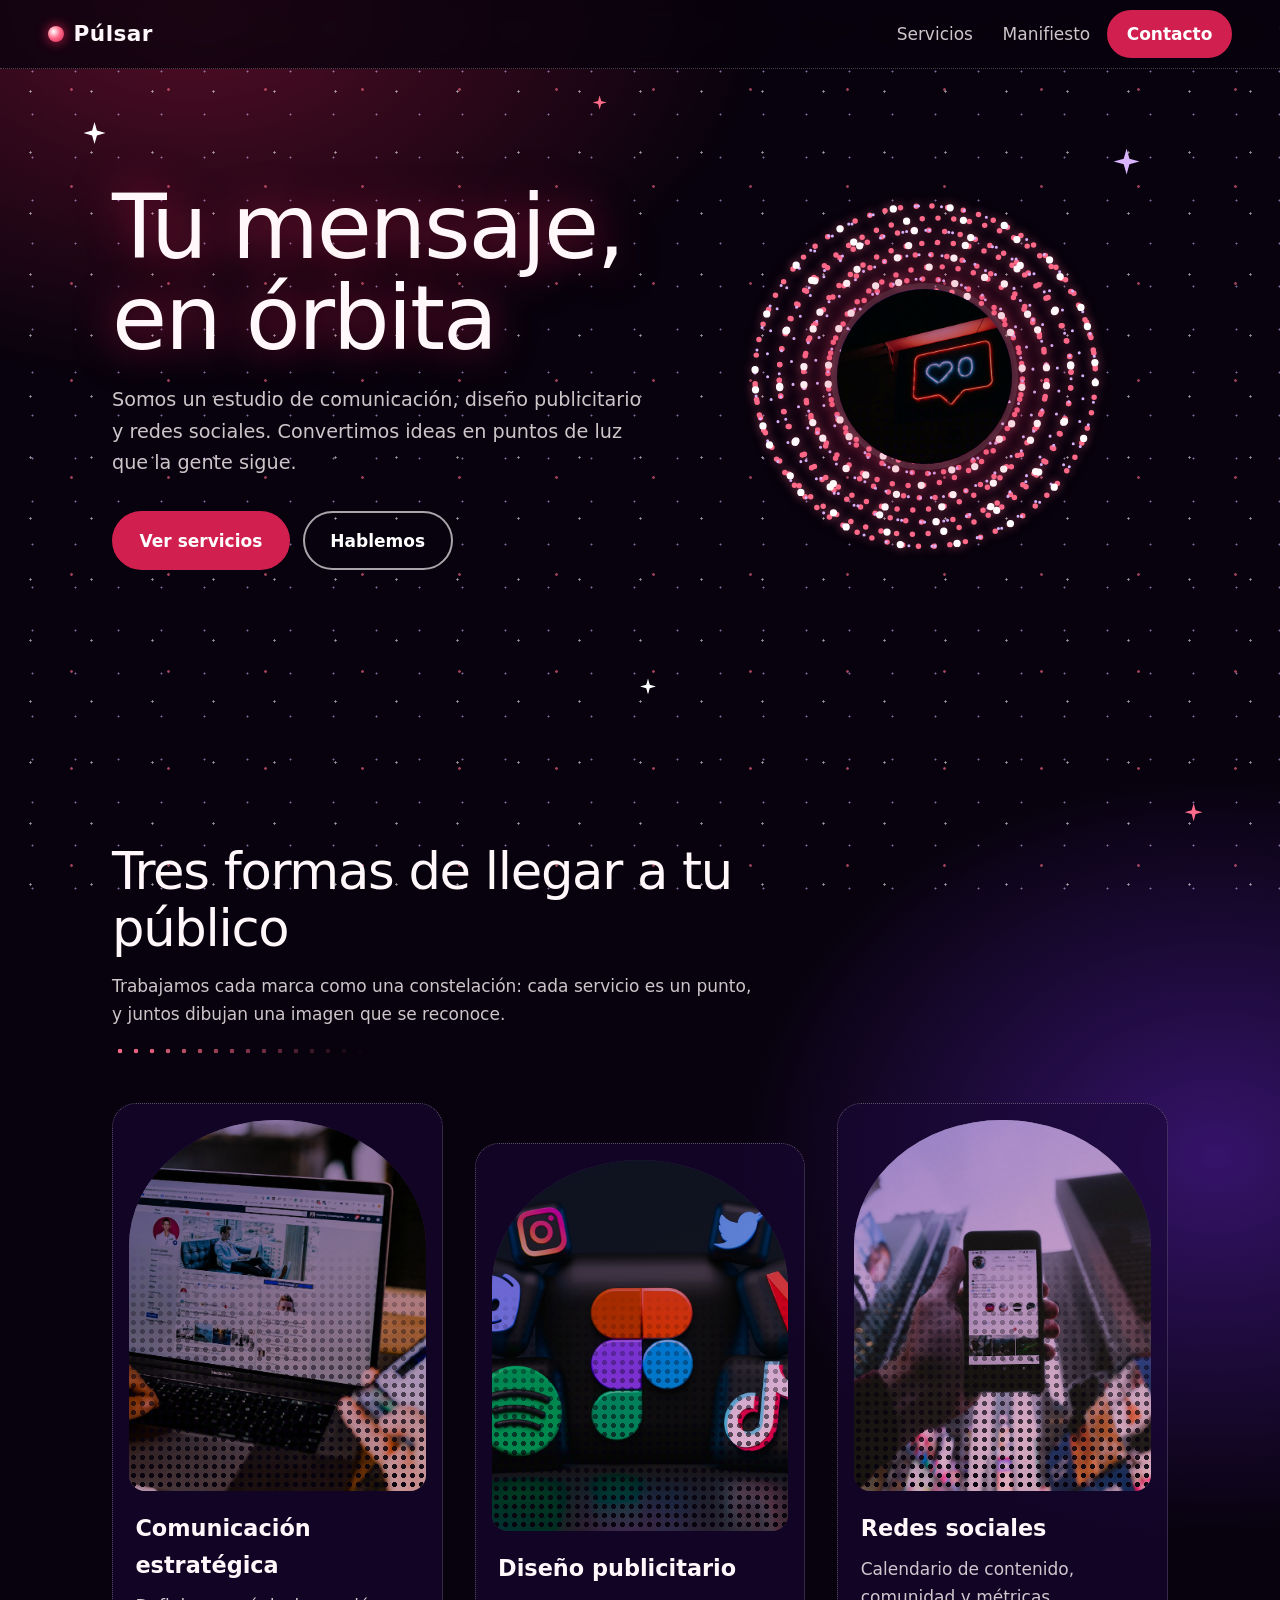
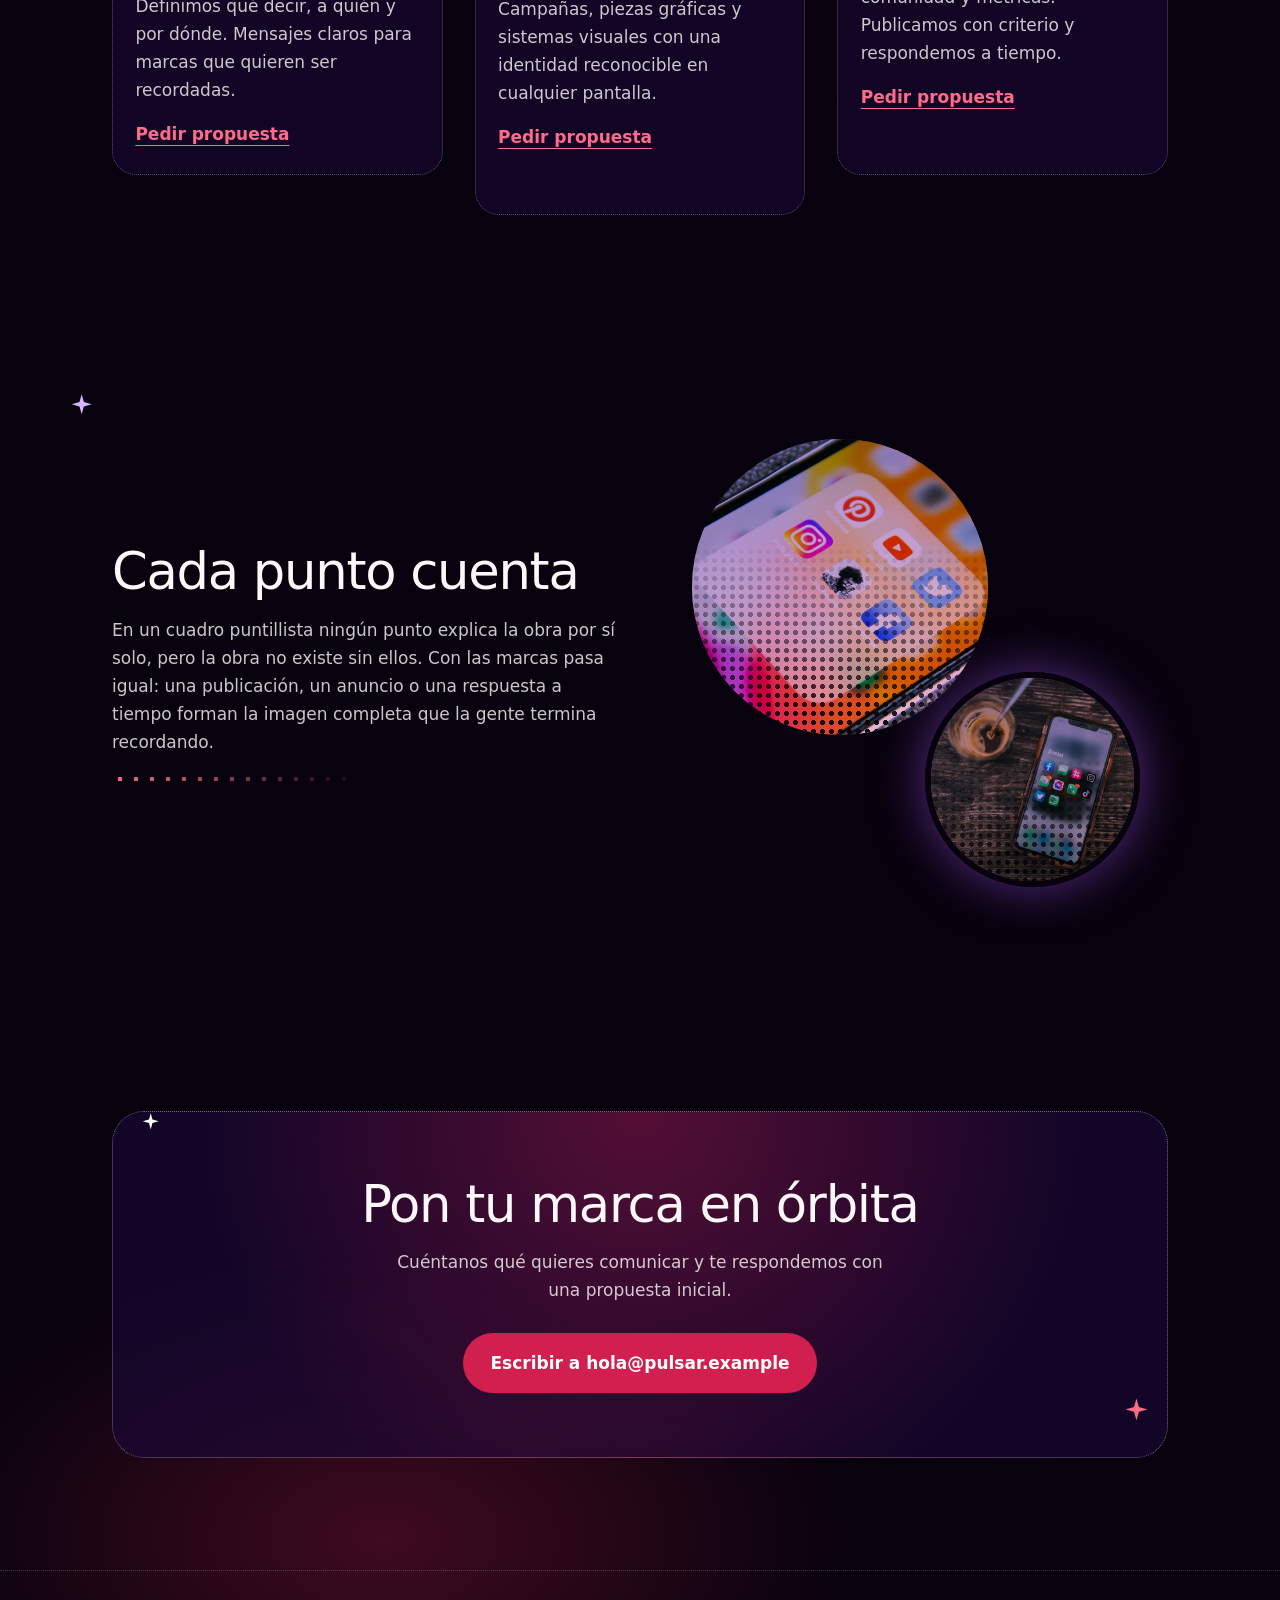
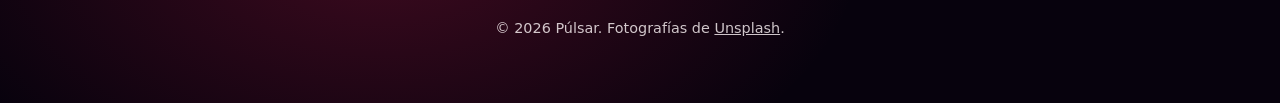
<file: proyectos/pulsar/index.html>
<!DOCTYPE html>
<html lang="es">
<head>
<script src="../demo.js"></script>
<meta charset="utf-8">
<meta name="viewport" content="width=device-width, initial-scale=1">
<title>Púlsar · Comunicación, diseño publicitario y redes sociales</title>
<meta name="description" content="Estudio de comunicación, diseño publicitario y redes sociales. Convertimos ideas en puntos de luz que la gente sigue.">
<meta name="theme-color" content="#07020d">
<style>
:root{
  --vacio:#07020d; --noche:#1a0836; --violeta:#5b21b6; --orquidea:#a855f7; --lila:#d8b4fe;
  --rubi:#d1204f; --coral:#ff6b8a; --blanco:#fff7f9; --suave:rgba(255,247,249,.8);
  --sans:"Optima","Candara","Gill Sans","Trebuchet MS",system-ui,sans-serif;
  color-scheme:dark;
}
*,*::before,*::after{box-sizing:border-box}
html{scroll-padding-top:5rem}
body{
  margin:0;min-height:100vh;overflow-x:clip;color:var(--blanco);font:400 1.0625rem/1.65 var(--sans);
  background:
    radial-gradient(60rem 40rem at 15% 0%,rgba(209,32,79,.38),transparent 60%),
    radial-gradient(50rem 40rem at 95% 35%,rgba(91,33,182,.55),transparent 60%),
    radial-gradient(50rem 30rem at 30% 95%,rgba(209,32,79,.28),transparent 60%),
    var(--vacio);
}
/* Puntillismo: tres mallas de puntos con separaciones distintas simulan un campo de estrellas punteado */
body::before{
  content:"";position:fixed;inset:0;z-index:-1;pointer-events:none;opacity:.6;
  background-image:
    radial-gradient(circle,#fff 0 .9px,transparent 1.3px),
    radial-gradient(circle,var(--coral) 0 1.1px,transparent 1.6px),
    radial-gradient(circle,var(--lila) 0 .8px,transparent 1.2px);
  background-size:61px 61px,97px 97px,43px 43px;
  background-position:0 0,23px 41px,11px 7px;
}
:focus-visible{outline:3px solid var(--lila);outline-offset:3px;border-radius:4px}
img{max-width:100%}
.salto{position:absolute;left:1rem;top:-4rem;z-index:20;background:#fff;color:#000;padding:.6rem 1rem;border-radius:.5rem}
.salto:focus{top:1rem}

/* Cabecera */
.cab{position:sticky;top:0;z-index:10;display:flex;align-items:center;justify-content:space-between;gap:1rem;
  padding:.6rem clamp(1rem,4vw,3rem);background:rgba(7,2,13,.75);-webkit-backdrop-filter:blur(10px);backdrop-filter:blur(10px);
  border-bottom:1px dotted rgba(255,255,255,.25)}
.marca{display:flex;align-items:center;gap:.6rem;color:var(--blanco);text-decoration:none;font-size:1.35rem;font-weight:700;letter-spacing:.02em}
.punto{width:1rem;aspect-ratio:1;border-radius:50%;background:radial-gradient(circle at 35% 35%,#fff,var(--coral) 45%,var(--rubi));box-shadow:0 0 12px var(--rubi)}
.cab nav{display:flex;align-items:center;gap:.25rem}
.cab nav a:not(.btn){color:var(--suave);text-decoration:none;padding:.65rem .8rem}
.cab nav a:not(.btn):hover{color:#fff;text-decoration:underline dotted;text-underline-offset:6px}
@media(max-width:520px){.cab nav a:nth-child(2){display:none}}

/* Botones */
.btn{display:inline-block;padding:.85rem 1.6rem;border:2px solid var(--rubi);border-radius:999px;background:var(--rubi);
  color:#fff;font-weight:600;text-decoration:none;transition:background .2s,border-color .2s}
.btn:hover{background:#e6355f;border-color:#e6355f}
.btn.sec{background:transparent;border-color:rgba(255,255,255,.65)}
.btn.sec:hover{background:rgba(255,255,255,.12)}
.btn.mini{padding:.5rem 1.1rem}

/* Estructura */
.seccion{position:relative;max-width:74rem;margin-inline:auto;padding:clamp(3.5rem,9vw,7rem) clamp(1rem,5vw,4rem)}
h1,h2{font-weight:300;letter-spacing:-.025em;margin:0}
h1{font-size:clamp(2.8rem,8vw,5.6rem);line-height:1.02;margin-bottom:1.2rem;text-shadow:0 0 40px rgba(209,32,79,.6)}
h2{font-size:clamp(2rem,5vw,3.2rem);line-height:1.1;margin-bottom:1rem}
.hilera{height:8px;width:min(100%,16rem);margin-top:1.2rem;
  background:radial-gradient(circle,var(--coral) 2px,transparent 2.6px) 0 50%/16px 8px repeat-x;
  -webkit-mask-image:linear-gradient(90deg,#000,transparent);mask-image:linear-gradient(90deg,#000,transparent)}

/* Estrellas de cuatro puntas */
.star{position:absolute;left:var(--x);top:var(--y);width:var(--t,18px);aspect-ratio:1;background:var(--c,#fff);pointer-events:none;
  clip-path:polygon(50% 0,61% 39%,100% 50%,61% 61%,50% 100%,39% 61%,0 50%,39% 39%)}

/* Fotografías: marco con tinte violeta-rojizo y trama de puntos que se desvanece */
.foto{position:relative;margin:0;overflow:hidden;isolation:isolate;background:linear-gradient(160deg,var(--violeta),var(--rubi))}
.foto img{display:block;width:100%;height:100%;object-fit:cover}
.foto::before{content:"";position:absolute;inset:0;z-index:1;mix-blend-mode:multiply;
  background:linear-gradient(160deg,rgba(91,33,182,.5),rgba(209,32,79,.3))}
.foto::after{content:"";position:absolute;inset:0;z-index:2;
  background:radial-gradient(circle,var(--vacio) 38%,transparent 42%) 0 0/9px 9px;
  -webkit-mask-image:linear-gradient(to top,#000,transparent 65%);mask-image:linear-gradient(to top,#000,transparent 65%)}

/* Hero */
.hero{display:grid;gap:2rem;align-items:center;padding-top:clamp(2rem,6vw,4rem)}
@media(min-width:860px){.hero{grid-template-columns:1.05fr .95fr}}
.lead{max-width:34rem;margin:0 0 2rem;color:var(--suave);font-size:1.2rem}
.acciones{display:flex;flex-wrap:wrap;gap:.8rem}
.orbita{position:relative;width:min(100%,34rem);aspect-ratio:1;margin-inline:auto}
.orbita svg{position:absolute;inset:0;width:100%;height:100%;filter:drop-shadow(0 0 5px rgba(255,107,138,.6));
  -webkit-mask-image:radial-gradient(circle,#000 60%,transparent 74%);mask-image:radial-gradient(circle,#000 60%,transparent 74%)}
.a{fill:none;stroke-linecap:round}
.a1{stroke:var(--coral);stroke-width:4.5;stroke-dasharray:0 13}
.a2{stroke:var(--lila);stroke-width:2.5;stroke-dasharray:0 19}
.a3{stroke:#fff;stroke-width:6;stroke-dasharray:0 47;stroke-dashoffset:6}
.orbita .planeta{position:absolute;inset:0;margin:auto;width:36%;aspect-ratio:1;border-radius:50%;
  box-shadow:0 0 0 6px rgba(255,255,255,.1),0 0 80px rgba(209,32,79,.6)}

/* Servicios */
.encabezado{max-width:40rem;margin-bottom:3rem}
.encabezado p{margin:0;color:var(--suave)}
.servicios{display:grid;gap:2rem;grid-template-columns:repeat(auto-fit,minmax(min(100%,16rem),1fr))}
.servicio{padding:1rem 1rem 1.6rem;border:1px dotted rgba(255,255,255,.3);border-radius:1.5rem;background:rgba(26,8,54,.6)}
.arco{aspect-ratio:4/5;border-radius:50% 50% 16px 16px/34% 34% 16px 16px}
.servicio h3{margin:1.2rem .4rem .5rem;font-size:1.4rem;font-weight:600}
.servicio p{margin:0 .4rem 1rem;color:var(--suave)}
.servicio a{margin-left:.4rem;color:var(--coral);font-weight:600;text-underline-offset:5px}
@media(min-width:900px){.servicio:nth-child(2){transform:translateY(2.5rem)}.servicios{padding-bottom:2.5rem}}

/* Manifiesto */
.manifiesto{display:grid;gap:3rem;align-items:center}
@media(min-width:860px){.manifiesto{grid-template-columns:1fr 1fr}}
.manifiesto p{max-width:34rem;margin:0;color:var(--suave)}
.duo{position:relative;width:min(100%,28rem);aspect-ratio:1;margin-inline:auto}
.duo .foto{position:absolute;border-radius:50%}
.duo .g{top:0;left:0;width:66%;aspect-ratio:1}
.duo .p{right:0;bottom:0;width:48%;aspect-ratio:1;border:6px solid var(--vacio);box-shadow:0 0 50px rgba(168,85,247,.5)}

/* Contacto */
.contacto{text-align:center}
.caja{padding:clamp(2rem,6vw,4rem) 1.5rem;border:1px dotted rgba(255,255,255,.4);border-radius:2rem;
  background:radial-gradient(circle at 50% 0,rgba(209,32,79,.35),transparent 70%),rgba(26,8,54,.65)}
.caja p{max-width:32rem;margin:0 auto 1.8rem;color:var(--suave)}
footer{padding:2rem 1rem 3rem;border-top:1px dotted rgba(255,255,255,.2);text-align:center;color:var(--suave);font-size:.9rem}

/* Movimiento: solo si la persona no lo ha desactivado */
@media(prefers-reduced-motion:no-preference){
  html{scroll-behavior:smooth}
  .orbita svg{animation:girar 160s linear infinite}
  .star{animation:titilar 4s ease-in-out infinite;animation-delay:var(--d,0s)}
  @keyframes girar{to{transform:rotate(360deg)}}
  @keyframes titilar{50%{opacity:.3;transform:scale(.7)}}
}
</style>
</head>
<body>
<a class="salto" href="#contenido">Saltar al contenido</a>

<header class="cab">
  <a class="marca" href="#inicio"><span class="punto" aria-hidden="true"></span>Púlsar</a>
  <nav aria-label="Principal">
    <a href="#servicios">Servicios</a>
    <a href="#manifiesto">Manifiesto</a>
    <a class="btn mini" href="#contacto">Contacto</a>
  </nav>
</header>

<main id="contenido">
  <section id="inicio" class="seccion hero" aria-labelledby="t-inicio">
    <i class="star" style="--x:3%;--y:8%;--t:22px" aria-hidden="true"></i>
    <i class="star" style="--x:46%;--y:4%;--t:14px;--c:var(--coral);--d:1s" aria-hidden="true"></i>
    <i class="star" style="--x:90%;--y:12%;--t:26px;--c:var(--lila);--d:2s" aria-hidden="true"></i>
    <i class="star" style="--x:50%;--y:92%;--t:16px;--d:3s" aria-hidden="true"></i>
    <div>
      <h1 id="t-inicio">Tu mensaje, en órbita</h1>
      <p class="lead">Somos un estudio de comunicación, diseño publicitario y redes sociales. Convertimos ideas en puntos de luz que la gente sigue.</p>
      <div class="acciones">
        <a class="btn" href="#servicios">Ver servicios</a>
        <a class="btn sec" href="#contacto">Hablemos</a>
      </div>
    </div>
    <div class="orbita">
      <svg viewBox="0 0 400 400" aria-hidden="true" focusable="false">
        <defs><path id="esp" d="M200 200a10 10 0 0 1 20 0a20 20 0 0 1-40 0a30 30 0 0 1 60 0a40 40 0 0 1-80 0a50 50 0 0 1 100 0a60 60 0 0 1-120 0a70 70 0 0 1 140 0a80 80 0 0 1-160 0a90 90 0 0 1 180 0a100 100 0 0 1-200 0a110 110 0 0 1 220 0a120 120 0 0 1-240 0a130 130 0 0 1 260 0a140 140 0 0 1-280 0"/></defs>
        <g class="a a1"><use href="#esp"/><use href="#esp" transform="rotate(180 200 200)"/></g>
        <g class="a a2"><use href="#esp" transform="rotate(90 200 200)"/><use href="#esp" transform="rotate(270 200 200)"/></g>
        <g class="a a3"><use href="#esp"/><use href="#esp" transform="rotate(180 200 200)"/></g>
      </svg>
      <figure class="foto planeta">
        <img src="fotos/photo-1554177255-61502b352de3.jpg" width="700" height="700" fetchpriority="high" alt="Letrero de neón rojo con forma de burbuja de diálogo y un corazón azul">
      </figure>
    </div>
  </section>

  <section id="servicios" class="seccion" aria-labelledby="t-servicios">
    <i class="star" style="--x:96%;--y:6%;--t:18px;--c:var(--coral)" aria-hidden="true"></i>
    <div class="encabezado">
      <h2 id="t-servicios">Tres formas de llegar a tu público</h2>
      <p>Trabajamos cada marca como una constelación: cada servicio es un punto, y juntos dibujan una imagen que se reconoce.</p>
      <div class="hilera" aria-hidden="true"></div>
    </div>
    <div class="servicios">
      <article class="servicio">
        <figure class="foto arco"><img loading="lazy" src="fotos/photo-1563986768494-4dee2763ff3f.jpg" width="640" height="800" alt="Persona trabajando con una laptop y un smartphone al mismo tiempo"></figure>
        <h3>Comunicación estratégica</h3>
        <p>Definimos qué decir, a quién y por dónde. Mensajes claros para marcas que quieren ser recordadas.</p>
        <a href="#contacto">Pedir propuesta</a>
      </article>
      <article class="servicio">
        <figure class="foto arco"><img loading="lazy" src="fotos/photo-1611162617213-7d7a39e9b1d7.jpg" width="640" height="800" alt="Logotipo de Figma rodeado de iconos de redes sociales y plataformas de video"></figure>
        <h3>Diseño publicitario</h3>
        <p>Campañas, piezas gráficas y sistemas visuales con una identidad reconocible en cualquier pantalla.</p>
        <a href="#contacto">Pedir propuesta</a>
      </article>
      <article class="servicio">
        <figure class="foto arco"><img loading="lazy" src="fotos/photo-1516251193007-45ef944ab0c6.jpg" width="640" height="800" alt="Mano sosteniendo un smartphone con un perfil de Instagram frente a edificios altos"></figure>
        <h3>Redes sociales</h3>
        <p>Calendario de contenido, comunidad y métricas. Publicamos con criterio y respondemos a tiempo.</p>
        <a href="#contacto">Pedir propuesta</a>
      </article>
    </div>
  </section>

  <section id="manifiesto" class="seccion manifiesto" aria-labelledby="t-manifiesto">
    <i class="star" style="--x:2%;--y:10%;--t:20px;--c:var(--lila);--d:1.5s" aria-hidden="true"></i>
    <div>
      <h2 id="t-manifiesto">Cada punto cuenta</h2>
      <p>En un cuadro puntillista ningún punto explica la obra por sí solo, pero la obra no existe sin ellos. Con las marcas pasa igual: una publicación, un anuncio o una respuesta a tiempo forman la imagen completa que la gente termina recordando.</p>
      <div class="hilera" aria-hidden="true"></div>
    </div>
    <div class="duo">
      <figure class="foto g"><img loading="lazy" src="fotos/photo-1611926653458-09294b3142bf.jpg" width="700" height="700" alt="Iconos de aplicaciones de redes sociales en la pantalla de un smartphone"></figure>
      <figure class="foto p"><img loading="lazy" src="fotos/photo-1603145733146-ae562a55031e.jpg" width="500" height="500" alt="Smartphone con aplicaciones sociales junto a una taza de café sobre una mesa de madera"></figure>
    </div>
  </section>

  <section id="contacto" class="seccion contacto" aria-labelledby="t-contacto">
    <i class="star" style="--x:8%;--y:20%;--t:16px;--d:.5s" aria-hidden="true"></i>
    <i class="star" style="--x:91%;--y:70%;--t:22px;--c:var(--coral);--d:2.5s" aria-hidden="true"></i>
    <div class="caja">
      <h2 id="t-contacto">Pon tu marca en órbita</h2>
      <p>Cuéntanos qué quieres comunicar y te respondemos con una propuesta inicial.</p>
      <a class="btn" href="mailto:hola@pulsar.example">Escribir a hola@pulsar.example</a>
    </div>
  </section>
</main>

<footer>
  <p>© 2026 Púlsar. Fotografías de <a href="https://unsplash.com" style="color:inherit">Unsplash</a>.</p>
</footer>
</body>
</html>
</file>
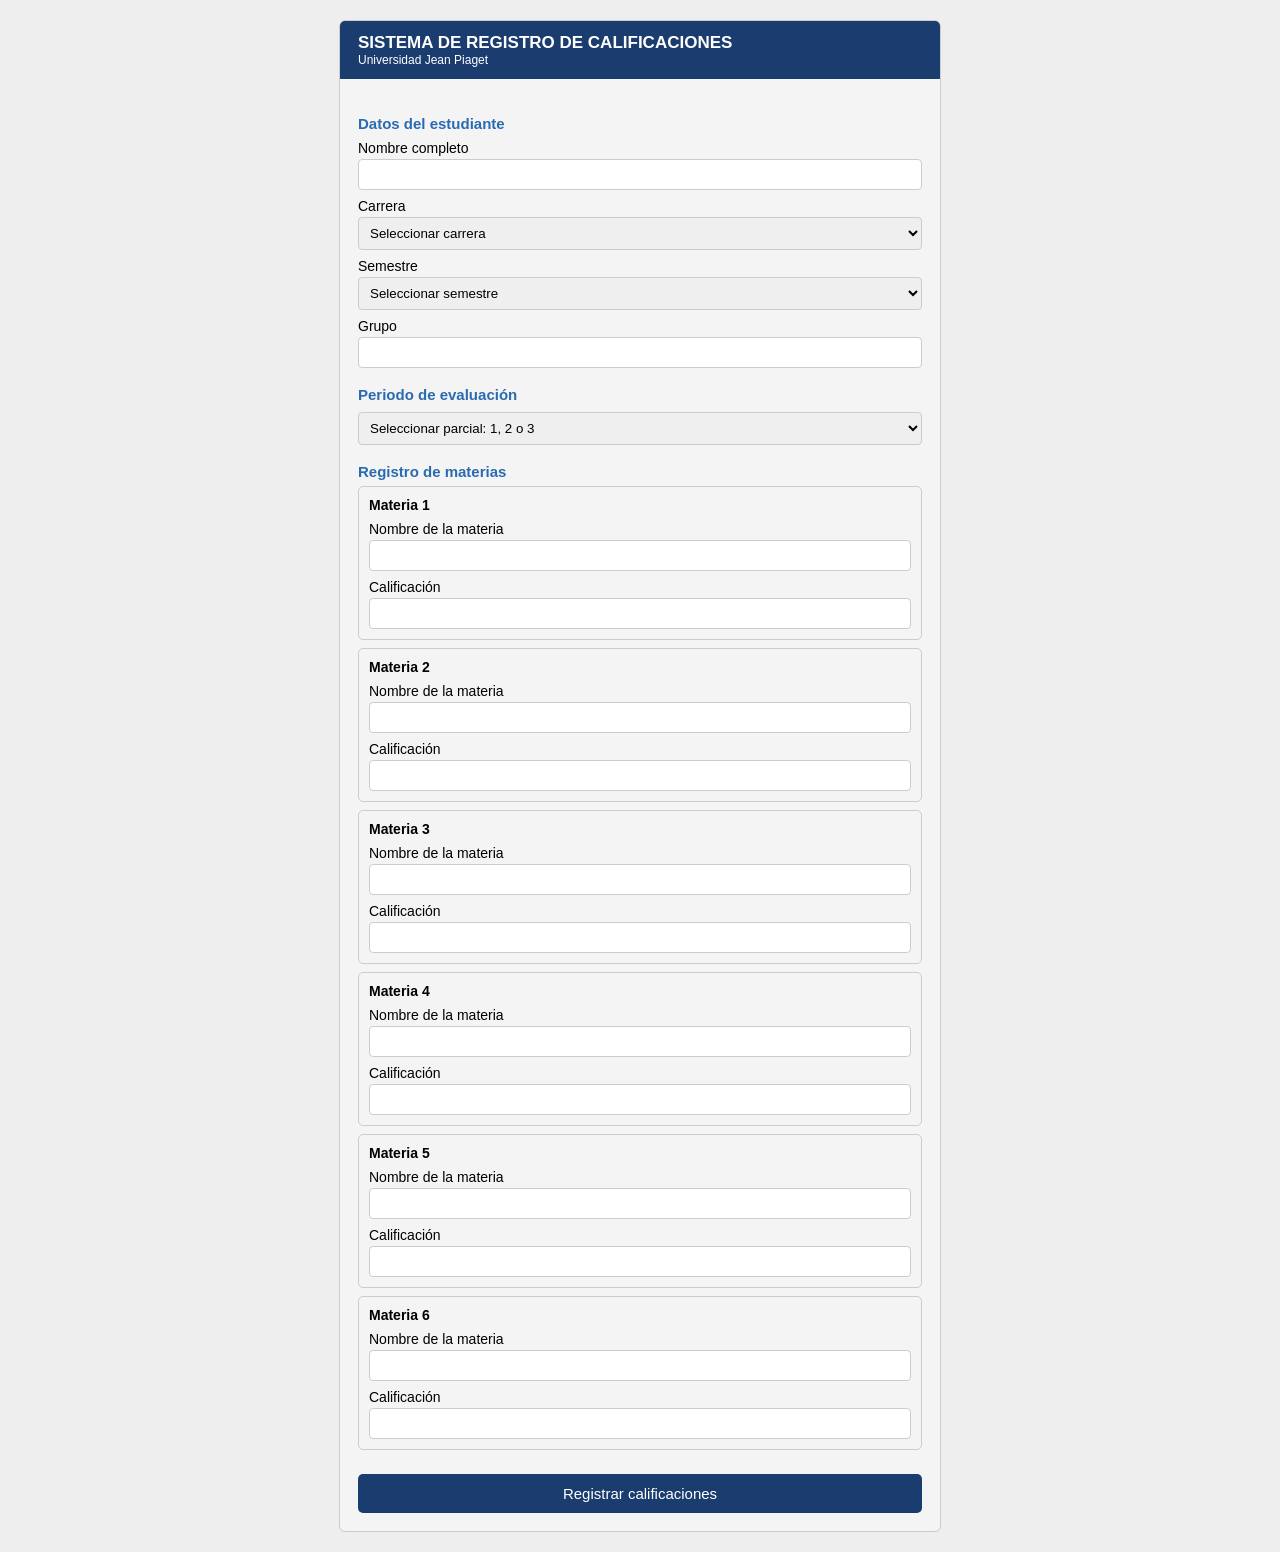
<file: proyectos/registro-calificaciones/index.html>
<!doctype html>
<html lang="es">
<head>
<script src="../demo.js"></script>
<meta charset="utf-8">
<meta name="viewport" content="width=device-width, initial-scale=1">
<title>Sistema de Registro de Calificaciones</title>
<link rel="stylesheet" href="estilos.css">
</head>
<body>
<div class="caja">
  <div class="titulo">
    <h1>SISTEMA DE REGISTRO DE CALIFICACIONES</h1>
    <p>Universidad Jean Piaget</p>
  </div>

  <form data-demo="Calificaciones registradas (demostración: no se envió a ningún formulario).">

    <h2>Datos del estudiante</h2>
    <label>Nombre completo</label>
    <input name="entry.1989819629" required>

    <label>Carrera</label>
    <select name="entry.150489306" required>
      <option value="">Seleccionar carrera</option>
      <option>Ingeniería en Sistemas Computacionales</option>
      <option>Ingeniería Industrial</option>
      <option>Licenciatura en Ciencias de la Comunicación</option>
      <option>Licenciatura en Administración</option>
    </select>

    <label>Semestre</label>
    <select name="entry.1026355934" required>
      <option value="">Seleccionar semestre</option>
      <option>1</option><option>2</option><option>3</option>
      <option>4</option><option>5</option><option>6</option>
      <option>7</option><option>8</option><option>9</option>
    </select>

    <label>Grupo</label>
    <input name="entry.281117448" required>

    <h2>Periodo de evaluación</h2>
    <select name="entry.330611656" required>
      <option value="">Seleccionar parcial: 1, 2 o 3</option>
      <option>1</option><option>2</option><option>3</option>
    </select>

    <h2>Registro de materias</h2>
    <div class="materia"><b>Materia 1</b>
      <label>Nombre de la materia</label><input name="entry.869615862" required>
      <label>Calificación</label><input name="entry.133640368" type="number" min="0" max="100" required>
    </div>
    <div class="materia"><b>Materia 2</b>
      <label>Nombre de la materia</label><input name="entry.992178226">
      <label>Calificación</label><input name="entry.1126734688" type="number" min="0" max="100">
    </div>
    <div class="materia"><b>Materia 3</b>
      <label>Nombre de la materia</label><input name="entry.1557558022">
      <label>Calificación</label><input name="entry.1265665044" type="number" min="0" max="100">
    </div>
    <div class="materia"><b>Materia 4</b>
      <label>Nombre de la materia</label><input name="entry.1908458058">
      <label>Calificación</label><input name="entry.568857117" type="number" min="0" max="100">
    </div>
    <div class="materia"><b>Materia 5</b>
      <label>Nombre de la materia</label><input name="entry.2003304695">
      <label>Calificación</label><input name="entry.379560307" type="number" min="0" max="100">
    </div>
    <div class="materia"><b>Materia 6</b>
      <label>Nombre de la materia</label><input name="entry.865753718">
      <label>Calificación</label><input name="entry.1479001617" type="number" min="0" max="100">
    </div>

    <button type="submit">Registrar calificaciones</button>
  </form>
</div>

<iframe name="oculto" class="oculto"></iframe>
</body>
</html>
</file>
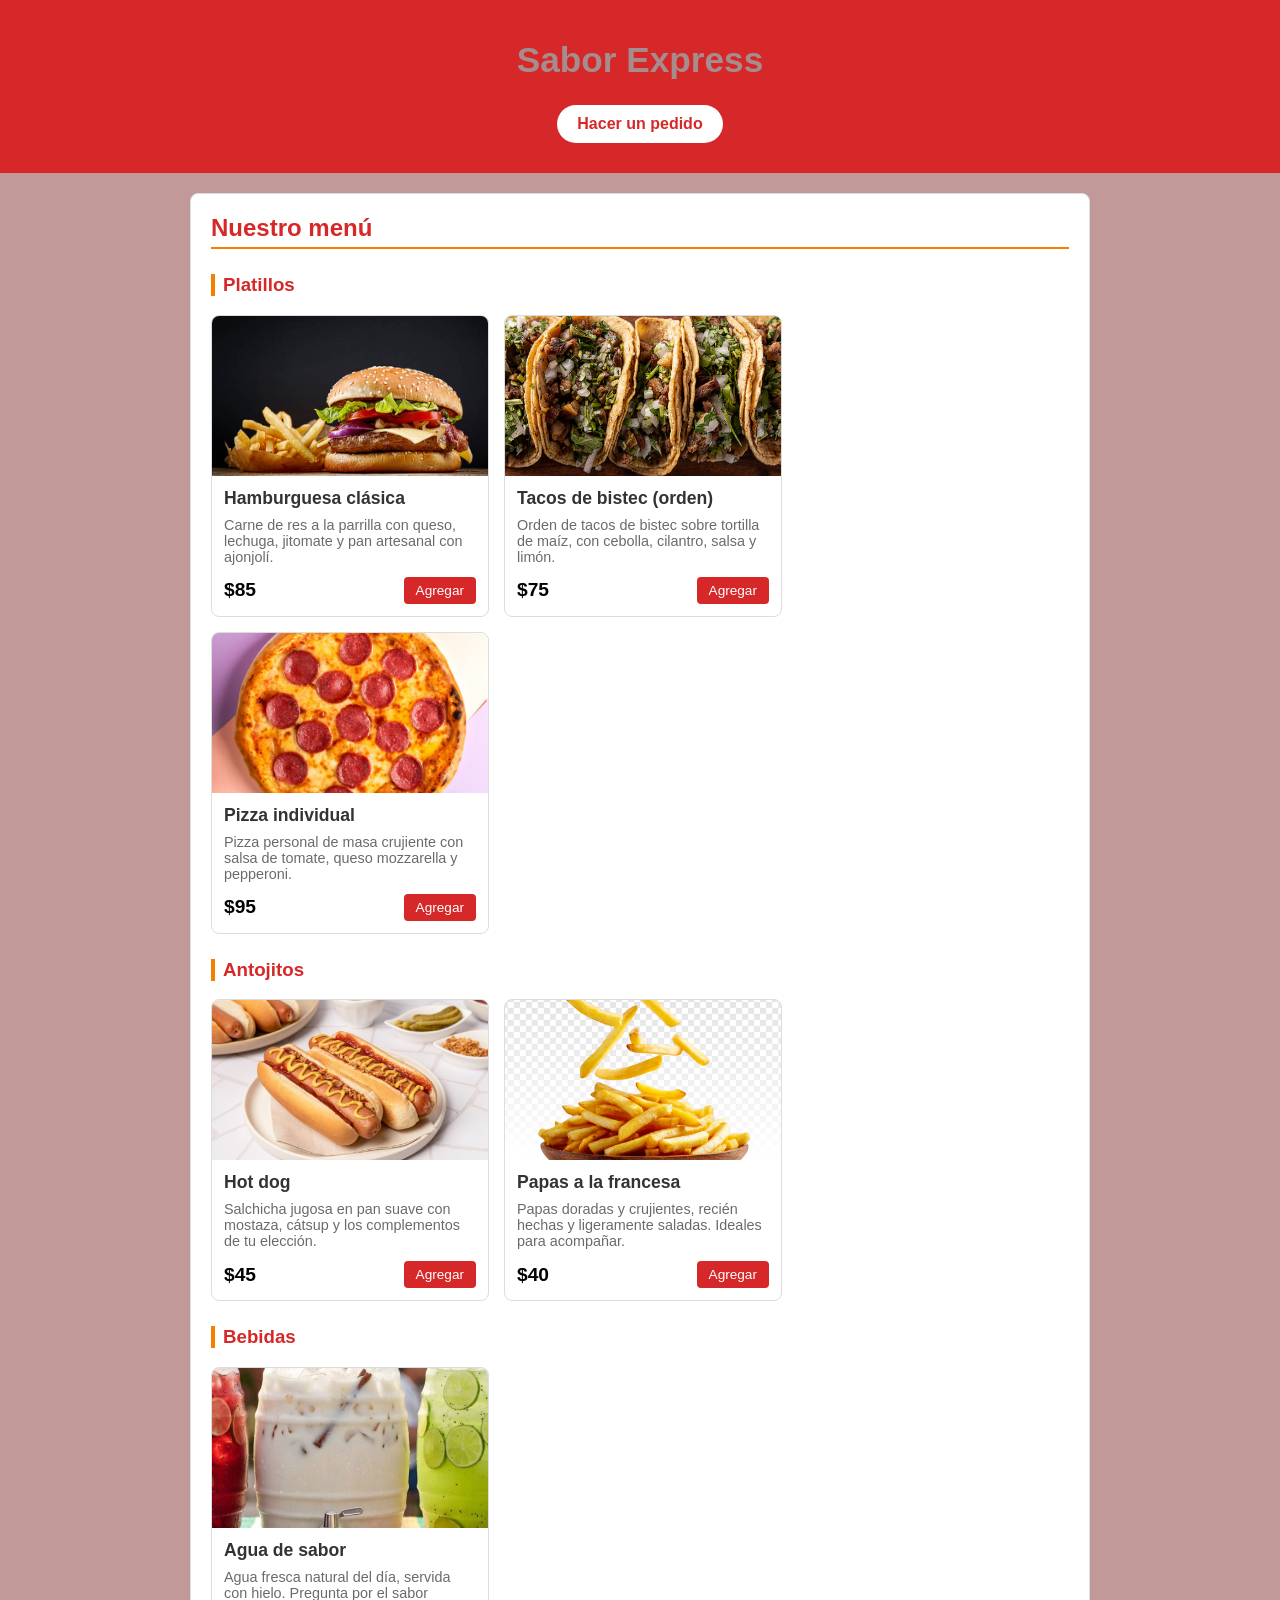
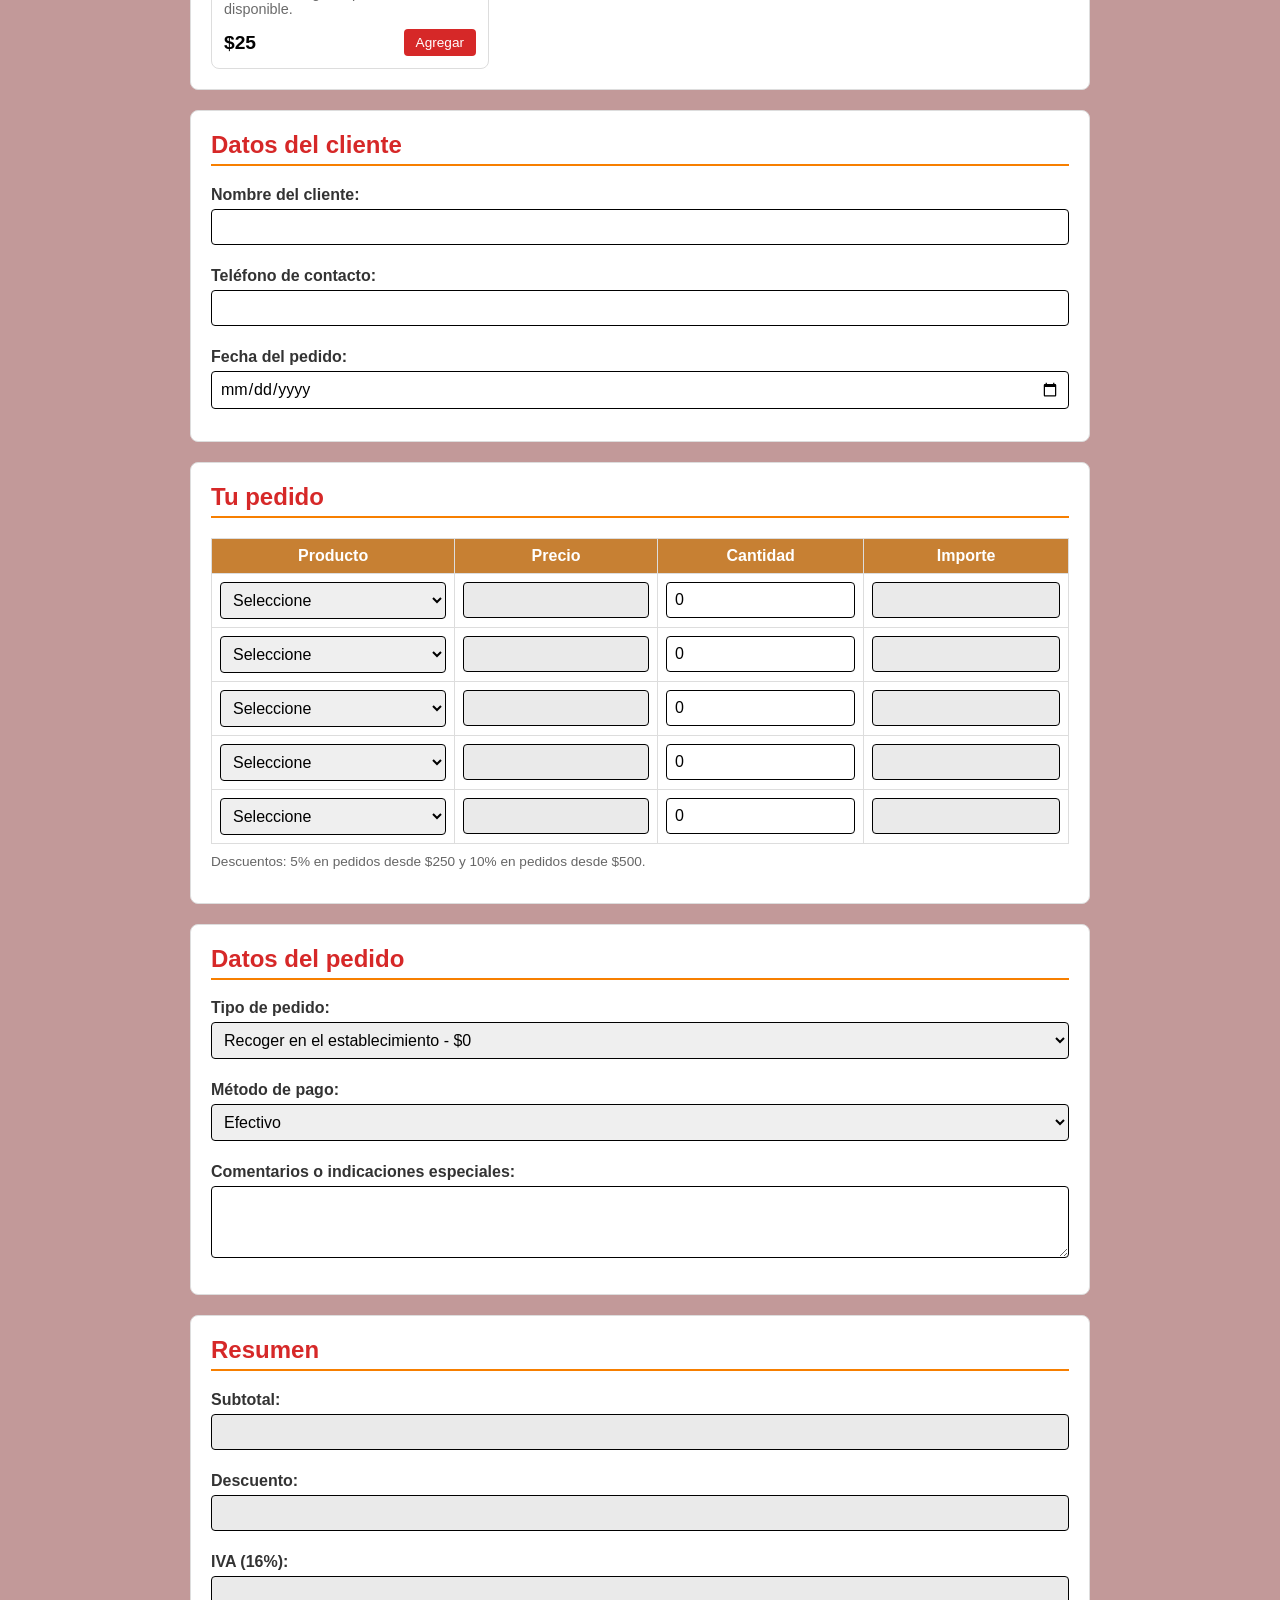
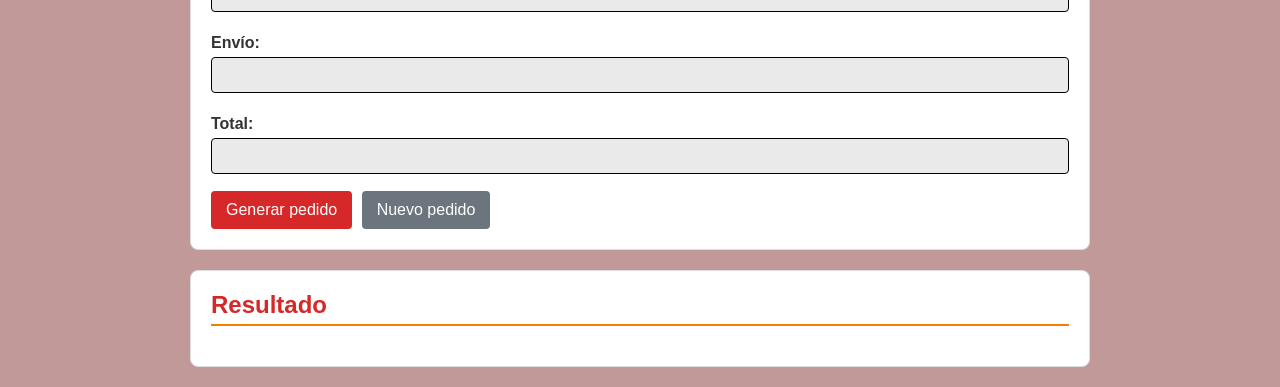
<file: proyectos/sabor-express/index.html>
<!DOCTYPE html>
<html lang="es">
<head>
<script src="../demo.js"></script>
    <meta charset="UTF-8">
    <meta name="viewport" content="width=device-width, initial-scale=1">
    <title>Sabor Express | Pedidos de comida</title>
    <link rel="stylesheet" href="estilos.css">
</head>

<body>
    <header>
        <div class="logo" aria-label="Logotipo de Sabor Express"></div>
        <h1>Sabor Express</h1>
        <p>
        </p>
        <a class="btn-pedido" href="#pedido"> Hacer un pedido</a>
    </header>

    <main>
        <section id="menu">
            <h2>Nuestro menú</h2>

            <h3 class="categoria">Platillos</h3>
            <div class="menu">

                <div class="tarjeta">
                    <img src="imagenes/hamburguesa.png" alt="Hamburguesa clásica">
                    <div class="tarjeta-cuerpo">
                        <h3>Hamburguesa clásica</h3>
                        <p>Carne de res a la parrilla con queso, lechuga, jitomate y pan artesanal con ajonjolí.</p>
                        <div class="tarjeta-pie"> 
                            <span class="precio">$85</span>
                            <button onclick="agregar('85')">Agregar</button>
                        </div>
                    </div>
                </div>

                <div class="tarjeta">
                    <img src="imagenes/tacos.png" alt="Tacos de bistec">
                    <div class="tarjeta-cuerpo">
                        <h3>Tacos de bistec (orden)</h3>
                        <p>Orden de tacos de bistec sobre tortilla de maíz, con cebolla, cilantro, salsa y limón.</p>
                        <div class="tarjeta-pie">
                            <span class="precio">$75</span>
                            <button onclick="agregar('75')">Agregar</button>
                        </div>
                    </div>
                </div>

                <div class="tarjeta">
                    <img src="imagenes/pizza.png" alt="Pizza individual">
                    <div class="tarjeta-cuerpo">
                        <h3>Pizza individual</h3>
                        <p>Pizza personal de masa crujiente con salsa de tomate, queso mozzarella y pepperoni.</p>
                        <div class="tarjeta-pie">
                            <span class="precio">$95</span>
                            <button onclick="agregar('95')">Agregar</button>
                        </div>
                    </div>
                </div>

            </div>

            <h3 class="categoria">Antojitos</h3>
            <div class="menu">

                <div class="tarjeta">
                    <img src="imagenes/hotdog.png" alt="Hot dog">
                    <div class="tarjeta-cuerpo">
                        <h3>Hot dog</h3>
                        <p>Salchicha jugosa en pan suave con mostaza, cátsup y los complementos de tu elección.</p>
                        <div class="tarjeta-pie">
                            <span class="precio">$45</span>
                            <button onclick="agregar('45')">Agregar</button>
                        </div>
                    </div>
                </div>

                <div class="tarjeta">
                    <img src="imagenes/papas.png" alt="Papas a la francesa">
                    <div class="tarjeta-cuerpo">
                        <h3>Papas a la francesa</h3>
                        <p>Papas doradas y crujientes, recién hechas y ligeramente saladas. Ideales para acompañar.</p>
                        <div class="tarjeta-pie">
                            <span class="precio">$40</span>
                            <button onclick="agregar('40')">Agregar</button>
                        </div>
                    </div>
                </div>

            </div>

            <h3 class="categoria">Bebidas</h3>
            <div class="menu">

                <div class="tarjeta">
                    <img src="imagenes/agua.png" alt="Agua de sabor">
                    <div class="tarjeta-cuerpo">
                        <h3>Agua de sabor</h3>
                        <p>Agua fresca natural del día, servida con hielo. Pregunta por el sabor disponible.</p>
                        <div class="tarjeta-pie">
                            <span class="precio">$25</span>
                            <button onclick="agregar('25')">Agregar</button>
                        </div>
                    </div>
                </div>

            </div>
        </section>

        <section id="pedido">
            <h2>Datos del cliente</h2>

            <label>Nombre del cliente:</label>
            <input type="text" id="cliente">
            <br>

            <label>Teléfono de contacto:</label>
            <input type="tel" id="telefono">
            <br>

            <label>Fecha del pedido:</label>
            <input type="date" id="fecha">
        </section>

        <section>
            <h2>Tu pedido</h2>
            <table>
                <tr>
                    <th>Producto</th>
                    <th>Precio</th>
                    <th>Cantidad</th>
                    <th>Importe</th>
                </tr>

                <tr>
                    <td>
                        <select id="producto1" onchange="calcular()">
                            <option value="0">Seleccione</option>
                            <optgroup label="Platillos">
                                <option value="85">Hamburguesa clásica - $85</option>
                                <option value="75">Tacos de bistec (orden) - $75</option>
                                <option value="95">Pizza individual - $95</option>
                            </optgroup>
                            <optgroup label="Antojitos">
                                <option value="45">Hot dog - $45</option>
                                <option value="40">Papas a la francesa - $40</option>
                            </optgroup>
                            <optgroup label="Bebidas">
                                <option value="25">Agua de sabor - $25</option>
                            </optgroup>
                        </select>
                    </td>
                    <td><input type="number" id="precio1" readonly></td>
                    <td><input type="number" id="cantidad1" value="0" min="0" oninput="calcular()"></td>
                    <td><input type="number" id="importe1" readonly></td>
                </tr>

                <tr>
                    <td>
                        <select id="producto2" onchange="calcular()">
                            <option value="0">Seleccione</option>
                            <optgroup label="Platillos">
                                <option value="85">Hamburguesa clásica - $85</option>
                                <option value="75">Tacos de bistec (orden) - $75</option>
                                <option value="95">Pizza individual - $95</option>
                            </optgroup>
                            <optgroup label="Antojitos">
                                <option value="45">Hot dog - $45</option>
                                <option value="40">Papas a la francesa - $40</option>
                            </optgroup>
                            <optgroup label="Bebidas">
                                <option value="25">Agua de sabor - $25</option>
                            </optgroup>
                        </select>
                    </td>
                    <td><input type="number" id="precio2" readonly></td>
                    <td><input type="number" id="cantidad2" value="0" min="0" oninput="calcular()"></td>
                    <td><input type="number" id="importe2" readonly></td>
                </tr>

                <tr>
                    <td>
                        <select id="producto3" onchange="calcular()">
                            <option value="0">Seleccione</option>
                            <optgroup label="Platillos">
                                <option value="85">Hamburguesa clásica - $85</option>
                                <option value="75">Tacos de bistec (orden) - $75</option>
                                <option value="95">Pizza individual - $95</option>
                            </optgroup>
                            <optgroup label="Antojitos">
                                <option value="45">Hot dog - $45</option>
                                <option value="40">Papas a la francesa - $40</option>
                            </optgroup>
                            <optgroup label="Bebidas">
                                <option value="25">Agua de sabor - $25</option>
                            </optgroup>
                        </select>
                    </td>
                    <td><input type="number" id="precio3" readonly></td>
                    <td><input type="number" id="cantidad3" value="0" min="0" oninput="calcular()"></td>
                    <td><input type="number" id="importe3" readonly></td>
                </tr>

                <tr>
                    <td>
                        <select id="producto4" onchange="calcular()">
                            <option value="0">Seleccione</option>
                            <optgroup label="Platillos">
                                <option value="85">Hamburguesa clásica - $85</option>
                                <option value="75">Tacos de bistec (orden) - $75</option>
                                <option value="95">Pizza individual - $95</option>
                            </optgroup>
                            <optgroup label="Antojitos">
                                <option value="45">Hot dog - $45</option>
                                <option value="40">Papas a la francesa - $40</option>
                            </optgroup>
                            <optgroup label="Bebidas">
                                <option value="25">Agua de sabor - $25</option>
                            </optgroup>
                        </select>
                    </td>
                    <td><input type="number" id="precio4" readonly></td>
                    <td><input type="number" id="cantidad4" value="0" min="0" oninput="calcular()"></td>
                    <td><input type="number" id="importe4" readonly></td>
                </tr>

                <tr>
                    <td>
                        <select id="producto5" onchange="calcular()">
                            <option value="0">Seleccione</option>
                            <optgroup label="Platillos">
                                <option value="85">Hamburguesa clásica - $85</option>
                                <option value="75">Tacos de bistec (orden) - $75</option>
                                <option value="95">Pizza individual - $95</option>
                            </optgroup>
                            <optgroup label="Antojitos">
                                <option value="45">Hot dog - $45</option>
                                <option value="40">Papas a la francesa - $40</option>
                            </optgroup>
                            <optgroup label="Bebidas">
                                <option value="25">Agua de sabor - $25</option>
                            </optgroup>
                        </select>
                    </td>
                    <td><input type="number" id="precio5" readonly></td>
                    <td><input type="number" id="cantidad5" value="0" min="0" oninput="calcular()"></td>
                    <td><input type="number" id="importe5" readonly></td>
                </tr>
            </table>
            <p class="nota">Descuentos: 5% en pedidos desde $250 y 10% en pedidos desde $500.</p>
        </section>

        <section>
            <h2>Datos del pedido</h2>

            <label>Tipo de pedido:</label>
            <select id="envio" onchange="calcular()">
                <option value="0" data-form="Recoger en el establecimiento">Recoger en el establecimiento - $0</option>
                <option value="80" data-form="Entrega domicilio estandar">Entrega a domicilio estándar - $80</option>
                <option value="150" data-form="Entrega domicilio expres">Entrega a domicilio exprés - $150</option>
            </select>
            <br>

            <div id="bloqueDireccion">
                <label>Dirección de entrega:</label>
                <input type="text" id="direccion" placeholder="Calle, número, colonia">
            </div>

            <label>Método de pago:</label>
            <select id="pago">
                <option>Efectivo</option>
                <option>Pago al recibir</option>
            </select>
            <br>

            <label class="bloque">Comentarios o indicaciones especiales:</label>
            <textarea id="comentarios" rows="3"></textarea>
        </section>

        <section>
            <h2>Resumen</h2>

            <label>Subtotal:</label>
            <input type="number" id="subtotal" readonly>
            <br>

            <label>Descuento:</label>
            <input type="number" id="descuento" readonly>
            <br>

            <label>IVA (16%):</label>
            <input type="number" id="iva" readonly>
            <br>

            <label>Envío:</label>
            <input type="number" id="costoEnvio" readonly>
            <br>

            <label><strong>Total:</strong></label>
            <input type="number" id="total" readonly>
            <br>

            <button onclick="generarPedido()">Generar pedido</button>
            <button class="secundario" onclick="limpiar()">Nuevo pedido</button>
        </section>

        <section>
            <h2>Resultado</h2>
            <div id="resultado"></div>
        </section>
    </main>

    <script>

        const ENTRY_TELEFONO = "1293716453";
        const ENTRY_DIRECCION = "";   // 
        const ENTRY_COMENTARIOS = "1663826860";

        const URL_FORMULARIO = "demo://formulario";
        const ENTRY_CLIENTE = "1447322042";
        const ENTRY_FECHA = "1437950938";
        const ENTRY_TIPO_PEDIDO = "2053303369";
        const ENTRY_PAGO = "1982781664";
        const ENTRY_TOTAL = "1824139543";

        const CAMPOS_PRODUCTOS = {
            "85": { nombre: "Hamburguesa clásica",      campoNombre: "2005516982", campoImporte: "22507386" },
            "75": { nombre: "Tacos de bistec (orden)",  campoNombre: "127154580",  campoImporte: "1108175622" },
            "95": { nombre: "Pizza individual",         campoNombre: "1145144709", campoImporte: "856195369" },
            "45": { nombre: "Hot dog",                  campoNombre: "1842102225", campoImporte: "1048016107" },
            "40": { nombre: "Papas a la francesa",      campoNombre: "444580447",  campoImporte: "832464018" },
            "25": { nombre: "Agua de sabor",            campoNombre: "789864722",  campoImporte: "865884413" }
        };

        function escapar(texto) {
            return texto
                .replace(/&/g, "&amp;")
                .replace(/</g, "&lt;")
                .replace(/>/g, "&gt;");
        }


        function agregar(valor) {

            for (let i = 1; i <= 5; i++) {
                let select = document.getElementById("producto" + i);
                if (select.value === valor) {
                    let cantidad = document.getElementById("cantidad" + i);
                    cantidad.value = Number(cantidad.value) + 1;
                    calcular();
                    return;
                }
            }

            for (let i = 1; i <= 5; i++) {
                let select = document.getElementById("producto" + i);
                if (select.value === "0") {
                    select.value = valor;
                    document.getElementById("cantidad" + i).value = 1;
                    calcular();
                    return;
                }
            }

            alert("La tabla de pedido está llena (máximo 5 productos distintos).");
        }


        function calcular() {

            let subtotal = 0;

            for (let i = 1; i <= 5; i++) {

                let producto = document.getElementById("producto" + i);
                let cantidad = document.getElementById("cantidad" + i);

                let precio = Number(producto.value);
                let cant = Number(cantidad.value);

                let importe = precio * cant;

                document.getElementById("precio" + i).value = precio;
                document.getElementById("importe" + i).value = importe.toFixed(2);

                subtotal += importe;
            }

            let descuento = 0;

            if (subtotal >= 500) {
                descuento = subtotal * 0.10;
            }
            else if (subtotal >= 250) {
                descuento = subtotal * 0.05;
            }

            let subtotalDescuento = subtotal - descuento;

            let iva = subtotalDescuento * 0.16;

            let envio = Number(document.getElementById("envio").value);

            document.getElementById("bloqueDireccion").style.display =
                envio > 0 ? "block" : "none";

            let total = subtotalDescuento + iva + envio;

            document.getElementById("subtotal").value = subtotal.toFixed(2);
            document.getElementById("descuento").value = descuento.toFixed(2);
            document.getElementById("iva").value = iva.toFixed(2);
            document.getElementById("costoEnvio").value = envio.toFixed(2);
            document.getElementById("total").value = total.toFixed(2);
        }


        function generarPedido() {

            let cliente = document.getElementById("cliente").value;
            let telefono = document.getElementById("telefono").value;
            let fecha = document.getElementById("fecha").value;
            let direccion = document.getElementById("direccion").value;
            let comentarios = document.getElementById("comentarios").value;
            let envioCosto = Number(document.getElementById("envio").value);

            if (cliente === "") {
                alert("Debe ingresar el nombre del cliente.");
                return;
            }

            if (telefono === "") {
                alert("Debe ingresar un teléfono de contacto.");
                return;
            }

            if (fecha === "") {
                alert("Debe seleccionar la fecha.");
                return;
            }

            if (envioCosto > 0 && direccion === "") {
                alert("Debe ingresar la dirección de entrega.");
                return;
            }

            calcular();

            let total = document.getElementById("total").value;

            if (Number(document.getElementById("subtotal").value) === 0) {
                alert("Agregue al menos un producto al pedido.");
                return;
            }

            let url = URL_FORMULARIO;

            let datos = new URLSearchParams();

            datos.append("entry." + ENTRY_CLIENTE, cliente);
            datos.append("entry." + ENTRY_FECHA, fecha.split("-").reverse().join("/"));

            if (ENTRY_TELEFONO !== "") datos.append("entry." + ENTRY_TELEFONO, telefono);
            if (ENTRY_DIRECCION !== "") datos.append("entry." + ENTRY_DIRECCION, envioCosto > 0 ? direccion : "");
            if (ENTRY_COMENTARIOS !== "") datos.append("entry." + ENTRY_COMENTARIOS, comentarios);

            for (let precio in CAMPOS_PRODUCTOS) {

                let importeProducto = 0;

                for (let i = 1; i <= 5; i++) {
                    if (document.getElementById("producto" + i).value === precio) {
                        importeProducto += Number(document.getElementById("importe" + i).value);
                    }
                }

                let pedido = importeProducto > 0;
                let campos = CAMPOS_PRODUCTOS[precio];

                datos.append("entry." + campos.campoNombre, pedido ? campos.nombre : "");
                datos.append("entry." + campos.campoImporte, pedido ? importeProducto.toFixed(2) : "");
            }

            let envio = document.getElementById("envio");
            let pago = document.getElementById("pago");

            datos.append("entry." + ENTRY_TIPO_PEDIDO, envio.options[envio.selectedIndex].dataset.form);
            datos.append("entry." + ENTRY_PAGO, pago.value);
            datos.append("entry." + ENTRY_TOTAL, total);

            fetch(url, {
                method: "POST",
                mode: "no-cors",
                body: datos
            }).then(function () {
                document.getElementById("estadoEnvio").innerHTML =
                    "Pedido registrado (demostración: no se envió a ningún formulario).";
            }).catch(function () {
                document.getElementById("estadoEnvio").innerHTML =
                    "No se pudo enviar el pedido. Revise su conexión e intente de nuevo.";
            });

            let detalleEntrega = envio.options[envio.selectedIndex].text;
            if (envioCosto > 0) {
                detalleEntrega += " (" + escapar(direccion) + ")";
            }

            document.getElementById("resultado").innerHTML =

                "<h3>Pedido generado correctamente</h3>" +

                "<p><strong>Cliente:</strong> " +
                escapar(cliente) + "</p>" +

                "<p><strong>Teléfono:</strong> " +
                escapar(telefono) + "</p>" +

                "<p><strong>Fecha:</strong> " +
                fecha + "</p>" +

                "<p><strong>Tipo de pedido:</strong> " +
                detalleEntrega + "</p>" +

                "<p><strong>Método de pago:</strong> " +
                pago.value + "</p>" +

                (comentarios !== "" ?
                    "<p><strong>Comentarios:</strong> " + escapar(comentarios) + "</p>" : "") +

                "<p><strong>Total a pagar:</strong> $" +
                total + "</p>" +

                "<p id='estadoEnvio'>Enviando pedido...</p>";
        }


        function limpiar() {

            document.getElementById("cliente").value = "";
            document.getElementById("telefono").value = "";
            document.getElementById("fecha").value = "";
            document.getElementById("direccion").value = "";
            document.getElementById("comentarios").value = "";

            for (let i = 1; i <= 5; i++) {

                document.getElementById("producto" + i).value = "0";
                document.getElementById("cantidad" + i).value = "0";
                document.getElementById("precio" + i).value = "";
                document.getElementById("importe" + i).value = "";
            }

            document.getElementById("envio").value = "0";
            document.getElementById("pago").selectedIndex = 0;
            document.getElementById("bloqueDireccion").style.display = "none";

            document.getElementById("subtotal").value = "";
            document.getElementById("descuento").value = "";
            document.getElementById("iva").value = "";
            document.getElementById("costoEnvio").value = "";
            document.getElementById("total").value = "";
            document.getElementById("resultado").innerHTML = "";
        }

 
    </script>

</body>
</html>
</file>
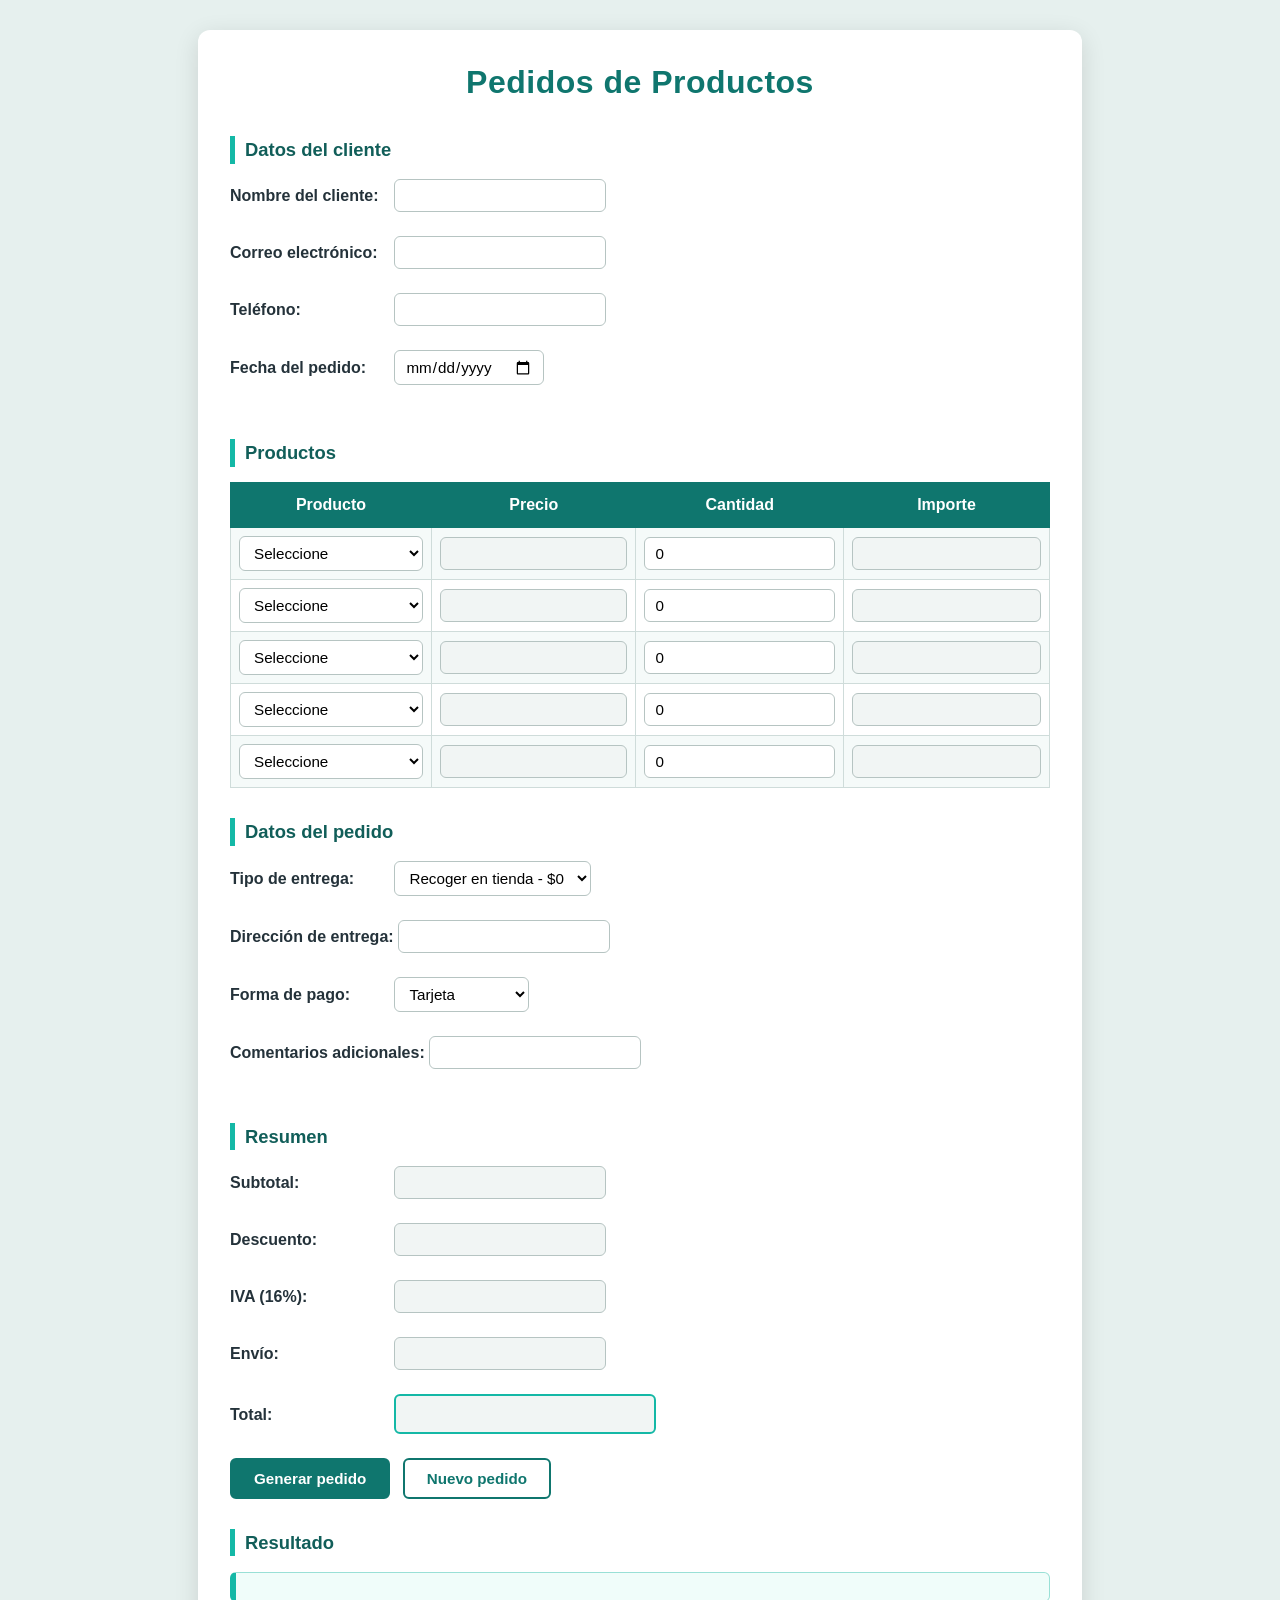
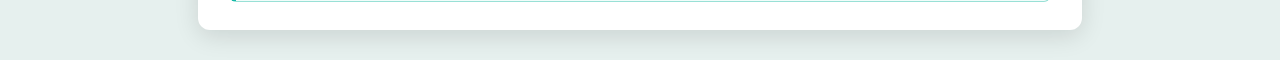
<file: proyectos/sistema-pedidos/index.html>
<!DOCTYPE html>
<html lang="es">
<head>
<script src="../demo.js"></script>
    <meta charset="UTF-8">
    <title>Sistema de Pedidos</title>
    <link rel="stylesheet" href="estilos2.css">
</head>

<body>
    <h1>Pedidos de Productos</h1>
    <h2>Datos del cliente</h2>

    <label>Nombre del cliente:</label>
    <input type="text" id="cliente">
    <br><br>

    <label>Correo electrónico:</label>
    <input type="email" id="correo">
    <br><br>

    <label>Teléfono:</label>
    <input type="tel" id="telefono">
    <br><br>

    <label>Fecha del pedido:</label>
    <input type="date" id="fecha">
    <br><br>

    <h2>Productos</h2>
    <table border="1">
        <tr>
            <th>Producto</th>
            <th>Precio</th>
            <th>Cantidad</th>
            <th>Importe</th>
        </tr>

        <tr>
            <td>
                <select id="producto1" onchange="calcular()">
                    <option value="0">Seleccione</option>
                    <option value="12000">Laptop Lenovo IdeaPad</option>
                    <option value="850">Monitor LG 24"</option>
                    <option value="150">Teclado mecánico RGB</option>
                    <option value="250">Mouse inalámbrico</option>
                    <option value="350">Audífonos Bluetooth</option>
                </select>
            </td>

            <td>
                <input type="number" id="precio1" readonly>
            </td>

            <td>
                <input type="number" id="cantidad1" value="0" min="0" oninput="calcular()">
            </td>

            <td>
                <input type="number" id="importe1" readonly>
            </td>
        </tr>

        <tr>
            <td>
                <select id="producto2" onchange="calcular()">
                    <option value="0">Seleccione</option>
                    <option value="12000">Laptop Lenovo IdeaPad</option>
                    <option value="850">Monitor LG 24"</option>
                    <option value="150">Teclado mecánico RGB</option>
                    <option value="250">Mouse inalámbrico</option>
                    <option value="350">Audífonos Bluetooth</option>
                </select>
            </td>

            <td>
                <input type="number" id="precio2" readonly>
            </td>

            <td>
                <input type="number" id="cantidad2" value="0" min="0" oninput="calcular()">
            </td>

            <td>
                <input type="number" id="importe2" readonly>
            </td>
        </tr>

        <tr>
            <td>
                <select id="producto3" onchange="calcular()">
                    <option value="0">Seleccione</option>
                    <option value="12000">Laptop Lenovo IdeaPad</option>
                    <option value="850">Monitor LG 24"</option>
                    <option value="150">Teclado mecánico RGB</option>
                    <option value="250">Mouse inalámbrico</option>
                    <option value="350">Audífonos Bluetooth</option>
                </select>
            </td>

            <td>
                <input type="number" id="precio3" readonly>
            </td>

            <td>
                <input type="number" id="cantidad3" value="0" min="0" oninput="calcular()">
            </td>

            <td>
                <input type="number" id="importe3" readonly>
            </td>
        </tr>

        <tr>
            <td>
                <select id="producto4" onchange="calcular()">
                    <option value="0">Seleccione</option>
                    <option value="12000">Laptop Lenovo IdeaPad</option>
                    <option value="850">Monitor LG 24"</option>
                    <option value="150">Teclado mecánico RGB</option>
                    <option value="250">Mouse inalámbrico</option>
                    <option value="350">Audífonos Bluetooth</option>
                </select>
            </td>

            <td>
                <input type="number" id="precio4" readonly>
            </td>

            <td>
                <input type="number" id="cantidad4" value="0" min="0" oninput="calcular()">
            </td>

            <td>
                <input type="number" id="importe4" readonly>
            </td>
        </tr>

        <tr>
            <td>
                <select id="producto5" onchange="calcular()">
                    <option value="0">Seleccione</option>
                    <option value="12000">Laptop Lenovo IdeaPad</option>
                    <option value="850">Monitor LG 24"</option>
                    <option value="150">Teclado mecánico RGB</option>
                    <option value="250">Mouse inalámbrico</option>
                    <option value="350">Audífonos Bluetooth</option>
                </select>
            </td>

            <td>
                <input type="number" id="precio5" readonly>
            </td>

            <td>
                <input type="number" id="cantidad5" value="0" min="0" oninput="calcular()">
            </td>

            <td>
                <input type="number" id="importe5" readonly>
            </td>
        </tr>
    </table>

    <h2>Datos del pedido</h2>

    <label>Tipo de entrega:</label>

    <select id="envio" onchange="calcular()">
        <option value="0">Recoger en tienda - $0</option>
        <option value="80">Envío estándar - $80</option>
        <option value="150">Envío exprés - $150</option>
    </select>

    <br><br>

    <label>Dirección de entrega:</label>
    <input type="text" id="direccion">

    <br><br>

    <label>Forma de pago:</label>
    <select id="pago">
        <option>Tarjeta</option>
        <option>Transferencia</option>
        <option>Efectivo</option>
    </select>

    <br><br>

    <label>Comentarios adicionales:</label>
    <input type="text" id="comentarios">

    <br><br>

    <h2>Resumen</h2>

    <label>Subtotal:</label>
    <input type="number" id="subtotal" readonly>
    <br><br>

    <label>Descuento:</label>
    <input type="number" id="descuento" readonly>
    <br><br>

    <label>IVA (16%):</label>
    <input type="number" id="iva" readonly>
    <br><br>

    <label>Envío:</label>
    <input type="number" id="costoEnvio" readonly>
    <br><br>

    <label><strong>Total:</strong></label>
    <input type="number" id="total" readonly>

    <br><br>

    <button onclick="generarPedido()">Generar pedido</button>

    <button onclick="limpiar()">Nuevo pedido</button>

    <h2>Resultado</h2>

    <div id="resultado"></div>

    <script>

        // Productos del formulario de Google y el código (entry) de su pregunta de cantidad
        let productosForm = [
            { nombre: "Laptop Lenovo IdeaPad", entry: "entry.111234712" },
            { nombre: 'Monitor LG 24"', entry: "entry.715125236" },
            { nombre: "Teclado mecánico RGB", entry: "entry.1997244445" },
            { nombre: "Mouse inalámbrico", entry: "entry.1782705347" },
            { nombre: "Audífonos Bluetooth", entry: "entry.997651645" }
        ];

        let meses = ["Enero", "Febrero", "Marzo", "Abril", "Mayo", "Junio", "Julio",
            "Agosto", "Septiembre", "Octubre", "Noviembre", "Diciembre"];

        let enviado = false;


        function calcular() {

            let subtotal = 0;

            for (let i = 1; i <= 5; i++) {

                let producto = document.getElementById("producto" + i);
                let cantidad = document.getElementById("cantidad" + i);

                let precio = Number(producto.value);
                let cant = Number(cantidad.value);

                let importe = precio * cant;

                document.getElementById("precio" + i).value = precio;
                document.getElementById("importe" + i).value = importe.toFixed(2);

                subtotal += importe;
            }

            let descuento = 0;

            // Descuento dependiendo del monto
            if (subtotal >= 3000) {
                descuento = subtotal * 0.10;
            }
            else if (subtotal >= 1500) {
                descuento = subtotal * 0.05;
            }

            let subtotalDescuento = subtotal - descuento;

            let iva = subtotalDescuento * 0.16;

            let envio = Number(document.getElementById("envio").value);

            let total = subtotalDescuento + iva + envio;

            document.getElementById("subtotal").value =
                subtotal.toFixed(2);

            document.getElementById("descuento").value =
                descuento.toFixed(2);

            document.getElementById("iva").value =
                iva.toFixed(2);

            document.getElementById("costoEnvio").value =
                envio.toFixed(2);

            document.getElementById("total").value =
                total.toFixed(2);
        }


        function generarPedido() {

            if (enviado) {
                alert("Este pedido ya fue enviado. Presione 'Nuevo pedido' para capturar otro.");
                return;
            }

            let cliente = document.getElementById("cliente").value.trim();
            let correo = document.getElementById("correo").value.trim();
            let telefono = document.getElementById("telefono").value.trim();
            let fecha = document.getElementById("fecha").value;

            if (cliente === "") {
                alert("Debe ingresar el nombre del cliente.");
                return;
            }

            if (correo === "" || correo.indexOf("@") === -1) {
                alert("Debe ingresar un correo electrónico válido.");
                return;
            }

            if (telefono === "") {
                alert("Debe ingresar el teléfono.");
                return;
            }

            if (fecha === "") {
                alert("Debe seleccionar la fecha.");
                return;
            }

            calcular();

            // Cantidad por producto (si un producto se repite en varias filas, se suman)
            let cantidades = {};
            let detalle = [];

            for (let i = 1; i <= 5; i++) {

                let select = document.getElementById("producto" + i);
                let cant = Number(document.getElementById("cantidad" + i).value);

                if (select.value !== "0" && cant > 0) {
                    let nombre = select.options[select.selectedIndex].text;
                    cantidades[nombre] = (cantidades[nombre] || 0) + cant;
                    detalle.push(cant + " x " + nombre);
                }
            }

            if (detalle.length === 0) {
                alert("Debe seleccionar al menos un producto con cantidad.");
                return;
            }

            let total = document.getElementById("total").value;

            let envio = document.getElementById("envio");
            let tipoEntrega = envio.options[envio.selectedIndex].text;

            let direccion = document.getElementById("direccion").value.trim();

            if (direccion === "") {
                if (Number(envio.value) > 0) {
                    alert("Debe ingresar la dirección de entrega.");
                    return;
                }
                direccion = "Recoger en tienda";
            }

            let comentarios = document.getElementById("comentarios").value.trim();

            if (comentarios === "") {
                comentarios = "Sin comentarios";
            }

            // Fecha con el formato del formulario: 15-Octubre-2026
            let partes = fecha.split("-");
            let fechaForm = partes[2] + "-" + meses[Number(partes[1]) - 1] + "-" + partes[0];

            // Registro en Google Forms (envío directo, sin abrir otra página)
            let url = "demo://formulario";

            let datos = new URLSearchParams();

            datos.append("entry.897307571", cliente);
            datos.append("entry.903616015", correo);
            datos.append("entry.6839456", telefono);
            datos.append("entry.1292517209", fechaForm);

            for (let i = 0; i < productosForm.length; i++) {
                datos.append(productosForm[i].entry, cantidades[productosForm[i].nombre] || 0);
            }

            datos.append("entry.770529990", total);
            datos.append("entry.1156082798", detalle.join(", "));
            datos.append("entry.473530468", tipoEntrega);
            datos.append("entry.552470837", direccion);
            datos.append("entry.2078466422", document.getElementById("pago").value);
            datos.append("entry.165252746", comentarios);

            enviado = true;

            fetch(url, {
                method: "POST",
                mode: "no-cors",
                body: datos
            }).then(function () {
                document.getElementById("estadoEnvio").innerHTML =
                    "Pedido registrado (demostración: no se envió a ningún formulario).";
            }).catch(function () {
                enviado = false;
                document.getElementById("estadoEnvio").innerHTML =
                    "No se pudo enviar el pedido. Revise su conexión e intente de nuevo.";
            });

            document.getElementById("resultado").innerHTML =

                "<h3>Pedido generado correctamente</h3>" +

                "<p><strong>Cliente:</strong> " +
                cliente + "</p>" +

                "<p><strong>Fecha:</strong> " +
                fecha + "</p>" +

                "<p><strong>Total a pagar:</strong> $" +
                total + "</p>" +

                "<p id='estadoEnvio'>Enviando pedido...</p>";
        }


        function limpiar() {

            enviado = false;

            document.getElementById("cliente").value = "";
            document.getElementById("correo").value = "";
            document.getElementById("telefono").value = "";
            document.getElementById("fecha").value = "";

            for (let i = 1; i <= 5; i++) {

                document.getElementById("producto" + i).value = "0";
                document.getElementById("cantidad" + i).value = "0";
                document.getElementById("precio" + i).value = "";
                document.getElementById("importe" + i).value = "";
            }

            document.getElementById("envio").value = "0";
            document.getElementById("direccion").value = "";
            document.getElementById("pago").selectedIndex = 0;
            document.getElementById("comentarios").value = "";

            document.getElementById("subtotal").value = "";
            document.getElementById("descuento").value = "";
            document.getElementById("iva").value = "";
            document.getElementById("costoEnvio").value = "";
            document.getElementById("total").value = "";
            document.getElementById("resultado").innerHTML = "";
        }

    </script>

</body>
</html>
</file>
<file: proyectos/agencia-publicidad/nuevo.css>
* {
    box-sizing: border-box;
}

body {
    counter-reset: seccion;
    font-family: Georgia, "Times New Roman", serif;
    background-color: #fafaf7;
    color: #111;
    margin: 0;
    padding: 40px 15px 60px;
    line-height: 1.5;
}

.contenedor {
    max-width: 780px;
    margin: 0 auto;
}

h1 {
    margin: 0;
    font-size: 34px;
    font-weight: normal;
    letter-spacing: -0.5px;
}

.sub {
    margin: 4px 0 30px;
    padding-bottom: 18px;
    color: #777;
    font-size: 16px;
    border-bottom: 3px solid #111;
}

h2 {
    counter-increment: seccion;
    margin: 45px 0 14px;
    font-family: Arial, sans-serif;
    font-size: 13px;
    font-weight: bold;
    text-transform: uppercase;
    letter-spacing: 2px;
}

h2::before {
    content: "0" counter(seccion) "  ";
    color: #e4572e;
}

#resumen h2::before {
    content: "";
}

p {
    margin: 0 0 16px;
    color: #777;
    font-size: 15px;
}

label {
    display: block;
    margin: 14px 0 2px;
    font-family: Arial, sans-serif;
    font-size: 11px;
    font-weight: bold;
    text-transform: uppercase;
    letter-spacing: 1px;
    color: #777;
}

input,
select {
    width: 100%;
    padding: 8px 2px;
    font-family: Georgia, serif;
    font-size: 17px;
    color: #111;
    background: transparent;
    border: none;
    border-bottom: 1px solid #111;
    border-radius: 0;
}

input:focus,
select:focus {
    outline: none;
    border-bottom: 2px solid #e4572e;
}

input[readonly] {
    color: #555;
}

.dos {
    display: grid;
    grid-template-columns: 1fr 1fr;
    column-gap: 30px;
}

.fila {
    display: grid;
    grid-template-columns: 3fr 1fr 1.2fr 1.4fr;
    gap: 5px 18px;
    align-items: end;
    padding: 6px 0 18px;
    border-bottom: 1px solid #ddd;
}

.fila h4 {
    grid-column: 1 / -1;
    margin: 12px 0 0;
    font-family: Arial, sans-serif;
    font-size: 12px;
    letter-spacing: 1px;
    text-transform: uppercase;
    color: #e4572e;
}

.fila label {
    margin-top: 0;
}

.total {
    margin: 35px 0 20px;
    padding-top: 15px;
    text-align: right;
    font-size: 30px;
    border-top: 3px solid #111;
}

button {
    margin: 4px 8px 4px 0;
    padding: 14px 28px;
    font-family: Arial, sans-serif;
    font-size: 13px;
    font-weight: bold;
    text-transform: uppercase;
    letter-spacing: 1.5px;
    color: #fff;
    background-color: #111;
    border: 2px solid #111;
    border-radius: 0;
    cursor: pointer;
}

button:hover {
    background-color: #e4572e;
    border-color: #e4572e;
}

button:disabled {
    background-color: #bbb;
    border-color: #bbb;
    cursor: not-allowed;
}

button.gris {
    color: #111;
    background-color: transparent;
}

button.gris:hover {
    color: #fff;
    background-color: #111;
    border-color: #111;
}

#resumen {
    display: none;
    margin-top: 35px;
    padding: 5px 0 15px;
    border-top: 3px solid #111;
}

#resumen table {
    width: 100%;
    margin: 10px 0;
    border-collapse: collapse;
}

#resumen th {
    padding: 8px 4px;
    font-family: Arial, sans-serif;
    font-size: 11px;
    text-align: left;
    text-transform: uppercase;
    letter-spacing: 1px;
    color: #777;
    border-bottom: 1px solid #111;
}

#resumen td {
    padding: 9px 4px;
    border-bottom: 1px solid #ddd;
}

#mensaje {
    display: none;
    margin-top: 35px;
    padding: 18px 0;
    font-size: 20px;
    text-align: center;
    border-top: 3px solid #111;
    border-bottom: 3px solid #111;
}

@media (max-width: 700px) {

    body {
        padding: 25px 14px 40px;
    }

    h1 {
        font-size: 27px;
    }

    .dos {
        grid-template-columns: 1fr;
    }

    .fila {
        grid-template-columns: 1fr 1fr;
    }

    .fila > div:first-of-type {
        grid-column: 1 / -1;
    }

    .total {
        font-size: 25px;
    }

    button {
        width: 100%;
        margin: 6px 0;
    }
}
</file>
<file: proyectos/asfalto-ropa-urbana/styles.css>
/* Hallmark · shape: Drop (a season page, swapped from Letter: commerce refuses a founder letter) · genre: editorial · theme: Brutal (deal 1/3, seed para-una-tienda-ropa-1911·741f285f·2026-11-20·r0) · job: buy · draw: dde40f
 * hero: Ledge · nav: masthead · footer: mast · imagery: photographs, library 3, duotone ink paper · signature: the street photograph held in a 3px frame, the head on an ink plate at its foot
 * axes: light/grotesk-heavy/chromatic-yellow · posture: committed · contrast: pass · fold: pass · v2.0.0 */
/* Hallmark · pre-emit critique: P4 H5 E4 S3 R5 V4 · weakest: S, a sample shop with no name or stock given; carried it on the trade's own nouns (felpa, pantalla, rasero, pespunte) and the buy box as the close */
@import url("./tokens.css");
@import url("./base.css");

/* ---------- shared ---------- */
.skip { position: absolute; left: var(--space-md); top: calc(-1 * var(--space-3xl)); z-index: var(--z-toast); padding: var(--space-xs) var(--space-md); background: var(--color-ink); color: var(--color-paper); }
.skip:focus-visible { top: var(--space-md); }

h1, h2, .display { text-transform: uppercase; line-height: 1; }
h3 { font-weight: 700; letter-spacing: 0; }

.btn { display: inline-flex; align-items: center; justify-content: center; min-height: 52px; padding: 0 var(--space-lg); border: var(--rule-bar) solid var(--color-rule); border-radius: 0; background: var(--color-paper); color: var(--color-ink); font: 700 var(--text-md)/1 var(--font-body); white-space: nowrap; text-decoration: none; cursor: pointer; transition: none; }
.btn:hover { background: var(--color-ink); color: var(--color-paper); }
.btn--ink { background: var(--color-ink); color: var(--color-paper); }
.btn--ink:hover { background: var(--color-paper); color: var(--color-ink); }
.btn--light { border-color: var(--color-paper); background: var(--color-paper); color: var(--color-ink); }
.btn--light:hover { background: var(--color-accent); border-color: var(--color-accent); color: var(--color-accent-ink); }
.btn--line { border-color: var(--color-paper); background: transparent; color: var(--color-paper); }
.btn--line:hover { background: var(--color-paper); color: var(--color-ink); }
.btn:active { transform: translateY(1px); }
.btn:focus-visible { outline: 3px solid var(--color-focus); outline-offset: 3px; }
.btn--light:focus-visible, .btn--line:focus-visible { outline-color: var(--color-accent); }
.btn:disabled, .btn[aria-disabled="true"] { opacity: 0.55; cursor: not-allowed; transform: none; }
.btn[aria-busy="true"] { cursor: progress; }

mark { background: var(--color-accent); color: var(--color-accent-ink); padding: 0 0.1em; }
a:hover { background: var(--color-accent); color: var(--color-accent-ink); }
a:focus-visible { outline: 3px solid var(--color-focus); outline-offset: 2px; }

.fill { padding: 0 0.25em; border: 1px dashed var(--color-muted); color: var(--color-muted); -webkit-box-decoration-break: clone; box-decoration-break: clone; }

/* ---------- nav: masthead ---------- */
.mast { border-bottom: var(--rule-bar) solid var(--color-rule); background: var(--color-paper); }
.mast__row { display: grid; grid-template-columns: minmax(0, 1fr) auto minmax(0, 1fr); align-items: center; min-height: 72px; gap: var(--space-lg); }
.mast__links { display: flex; gap: var(--space-lg); font-size: var(--text-sm); font-weight: 700; }
.mast__links a { text-decoration: none; padding: var(--space-2xs) 0; }
.mast__links a:hover { text-decoration: underline; }
.wordmark { font-family: var(--font-display); font-weight: 900; font-size: var(--text-2xl); letter-spacing: var(--tracking-display); text-transform: uppercase; text-decoration: none; line-height: 1; }
.mast__act { justify-self: end; }
.mast__act .btn { min-height: 44px; padding: 0 var(--space-md); font-size: var(--text-sm); }

/* ---------- hero: Ledge ---------- */
.hero { padding-block: var(--space-lg) var(--space-lg); }
.hero__frame { position: relative; height: calc(100dvh - 72px - 2 * var(--space-lg) - var(--rule-bar)); min-height: 600px; max-height: 1000px; border: var(--rule-bar) solid var(--color-rule); }
.hero__photo { position: absolute; inset: 0; margin: 0; }
.hero__plate { position: absolute; left: 0; bottom: 0; z-index: 2; width: min(100%, 50%); padding: var(--space-xl) var(--space-xl) var(--space-xl); background: var(--color-ink); color: var(--color-paper); }
.hero__plate h1 { font-size: clamp(3rem, 4.6vw + 1rem, 6.25rem); max-width: 11ch; }
.hero__plate .lead { margin-top: var(--space-lg); max-width: 36ch; color: var(--color-paper); }
.hero__acts { display: flex; flex-wrap: wrap; gap: var(--space-sm); margin-top: var(--space-xl); }

/* ---------- the range: a rail of boxed cells ---------- */
.range { padding-top: var(--section-gap); }
.head-split { display: grid; grid-template-columns: repeat(12, minmax(0, 1fr)); gap: var(--gap-columns); align-items: end; padding-top: var(--space-lg); border-top: var(--rule-bar) solid var(--color-rule); }
.head-split h2 { grid-column: 1 / 8; }
.head-split .lead { grid-column: 8 / 13; color: var(--color-muted); }
.rail { list-style: none; margin: var(--space-2xl) 0 0; padding: 0 var(--gutter); display: grid; grid-auto-flow: column; grid-auto-columns: minmax(18rem, 24%); overflow-x: auto; scroll-snap-type: x mandatory; scroll-padding-inline: var(--gutter); overscroll-behavior-x: contain; max-width: calc(var(--container) + (100% - var(--container)) / 2); }
.rail:focus-visible { outline: 3px solid var(--color-focus); outline-offset: 4px; }
.rail > li { scroll-snap-align: start; margin-left: calc(var(--rule-bar) * -1); }
.rail > li:first-child { margin-left: 0; }
.piece { display: flex; flex-direction: column; justify-content: space-between; gap: var(--space-xl); height: 100%; min-height: 380px; padding: var(--space-lg); border: var(--rule-bar) solid var(--color-rule); text-decoration: none; background: var(--color-paper); color: var(--color-ink); }
.piece:hover { background: var(--color-accent); color: var(--color-accent-ink); }
.piece:focus-visible { outline: 3px solid var(--color-focus); outline-offset: -8px; }
.piece--ink { background: var(--color-ink); color: var(--color-paper); }
.piece--ink:hover { background: var(--color-accent); color: var(--color-accent-ink); }
.piece__name { font-family: var(--font-display); font-weight: 900; text-transform: uppercase; letter-spacing: var(--tracking-display); font-size: clamp(1.75rem, 0.8vw + 1.25rem, 2.125rem); line-height: 1; overflow-wrap: break-word; min-width: 0; hyphens: manual; }
.piece__line { font-size: var(--text-md); max-width: 28ch; }
.piece__go { font-size: var(--text-sm); font-weight: 700; text-decoration: underline; text-underline-offset: 0.2em; }

/* ---------- how it is made: pinned ---------- */
.made { padding-top: var(--section-gap-l); }
.made__grid { display: grid; grid-template-columns: repeat(12, minmax(0, 1fr)); gap: var(--gap-columns); margin-top: var(--space-2xl); }
.made__visual { grid-column: 1 / 8; position: sticky; top: var(--space-xl); align-self: start; }
.made__frame { position: relative; aspect-ratio: 4 / 5; max-height: 80dvh; width: 100%; border: var(--rule-bar) solid var(--color-rule); }
.made__frame > .photo { position: absolute; inset: 0; margin: 0; }
.js .made__frame > .photo[data-step="3"] { opacity: 0; }
.js .made__frame.is-3 > .photo[data-step="3"] { opacity: 1; }
.js .made__frame.is-3 > .photo[data-step="1"] { opacity: 0; }
.made__steps { grid-column: 9 / 13; list-style: none; margin: 0; padding: 0; counter-reset: step; }
.made__steps > li { counter-increment: step; min-height: 60dvh; display: flex; flex-direction: column; justify-content: center; gap: var(--space-md); border-top: var(--rule-hair) solid var(--color-rule); }
.made__steps > li:first-child { border-top: var(--rule-bar) solid var(--color-rule); }
.made__steps > li::before { content: counter(step); font-family: var(--font-display); font-weight: 900; font-size: var(--text-section); line-height: 1; font-variant-numeric: tabular-nums; }
.made__steps p { max-width: 45ch; }
.cap { margin-top: var(--space-sm); font-size: var(--text-sm); color: var(--color-muted); }

/* ---------- statement ---------- */
.statement { padding-top: var(--section-gap); }
.statement .container > p { padding-top: var(--space-lg); border-top: var(--rule-bar) solid var(--color-rule); font-family: var(--font-display); font-weight: 900; text-transform: uppercase; letter-spacing: var(--tracking-display); font-size: clamp(3.5rem, 8.5vw, 9.5rem); line-height: 1; max-width: none; overflow-wrap: break-word; min-width: 0; }

/* ---------- the offer: the form as the grid ---------- */
.offer { margin-top: var(--section-gap); padding-block: var(--section-gap-s); background: var(--color-paper-2); border-block: var(--rule-bar) solid var(--color-rule); }
.offer__grid { display: grid; grid-template-columns: repeat(12, minmax(0, 1fr)); gap: var(--gap-columns); align-items: start; }
.offer__text { grid-column: 1 / 6; display: grid; gap: var(--space-lg); }
.offer__text h2 { font-size: clamp(3rem, 3.5vw + 1rem, 5rem); }
.offer__facts { margin: var(--space-md) 0 0; display: grid; gap: var(--space-sm); }
.offer__facts div { display: grid; grid-template-columns: 8rem minmax(0, 1fr); gap: var(--space-md); padding-top: var(--space-sm); border-top: var(--rule-hair) solid var(--color-rule); }
.offer__facts dt { font-weight: 700; }
.offer__facts dd { margin: 0; }
.buy { grid-column: 7 / 13; margin: 0; }
.buy fieldset { margin: 0 0 var(--space-xl); padding: 0; border: 0; min-width: 0; }
.buy legend { padding: 0; margin-bottom: var(--space-sm); font-size: var(--text-sm); font-weight: 700; }
.choice { display: grid; border: var(--rule-bar) solid var(--color-rule); }
.choice--2 { grid-template-columns: repeat(2, minmax(0, 1fr)); }
.choice--6 { grid-template-columns: repeat(6, minmax(0, 1fr)); }
.choice input { position: absolute; opacity: 0; width: 1px; height: 1px; }
.choice label { display: flex; align-items: center; justify-content: center; min-height: 64px; padding: 0 var(--space-xs); border-left: var(--rule-bar) solid var(--color-rule); background: var(--color-paper); font-family: var(--font-display); font-weight: 900; letter-spacing: var(--tracking-display); font-size: var(--text-xl); cursor: pointer; }
.choice--2 label { min-height: 96px; font-size: var(--text-3xl); }
.choice label:first-of-type { border-left: 0; }
.choice label:hover { background: var(--color-paper-3); }
.choice input:checked + label { background: var(--color-accent); color: var(--color-accent-ink); }
.choice input:focus-visible + label { outline: 3px solid var(--color-focus); outline-offset: -6px; }
.choice input:disabled + label { opacity: 0.55; cursor: not-allowed; }
.buy__send { width: 100%; min-height: 52px; font-size: var(--text-lg); }
.buy__help { min-height: 1lh; margin-top: var(--space-sm); font-size: var(--text-sm); color: var(--color-muted); }

/* ---------- footer: mast ---------- */
.foot { padding-block: var(--section-gap-s) var(--space-2xl); }
.foot__word { display: block; font-family: var(--font-display); font-weight: 900; text-transform: uppercase; letter-spacing: var(--tracking-display); font-size: clamp(3rem, 15vw, 15rem); line-height: 0.9; overflow-wrap: break-word; min-width: 0; text-decoration: none; white-space: nowrap; }
.foot__row { display: grid; grid-template-columns: repeat(12, minmax(0, 1fr)); gap: var(--gap-columns); margin-top: var(--space-xl); padding-top: var(--space-lg); border-top: var(--rule-bar) solid var(--color-rule); font-size: var(--text-sm); }
.foot__links { grid-column: 1 / 5; display: flex; flex-wrap: wrap; gap: var(--space-lg); list-style: none; margin: 0; padding: 0; }
.foot__credits { grid-column: 5 / 11; color: var(--color-muted); }
.foot__legal { grid-column: 11 / 13; justify-self: end; color: var(--color-muted); }

/* ---------- small screens ---------- */
@media (max-width: 60rem) {
  .mast__links { display: none; }
  .mast__row { grid-template-columns: minmax(0, 1fr) auto; }
  .hero__frame { height: auto; min-height: 0; max-height: none; display: grid; }
  .hero__photo { position: relative; aspect-ratio: 4 / 3; }
  .hero__plate { position: relative; width: 100%; padding: var(--space-lg); }
  .head-split h2, .head-split .lead { grid-column: 1 / -1; }
  .made__visual { grid-column: 1 / -1; position: relative; top: 0; }
  .made__steps { grid-column: 1 / -1; }
  .made__steps > li { min-height: 0; padding-block: var(--space-xl); }
  .js .made__frame > .photo[data-step="3"] { opacity: 0; }
  .offer__text, .buy { grid-column: 1 / -1; }
  .choice--6 { grid-template-columns: repeat(3, minmax(0, 1fr)); }
  .choice--6 label:nth-of-type(4) { border-left: 0; }
  .choice--6 label:nth-of-type(n+4) { border-top: var(--rule-bar) solid var(--color-rule); }
  .foot__links, .foot__credits, .foot__legal { grid-column: 1 / -1; justify-self: start; }
}
</file>
<file: proyectos/registro-calificaciones/estilos.css>
body { font-family: Arial, sans-serif; font-size: 14px; background: #eee; margin: 0; padding: 20px; }

.caja { max-width: 600px; margin: auto; background: #f4f4f4; border: 1px solid #ccc; border-radius: 6px; overflow: hidden; }

.titulo { background: #1a3c6e; color: white; padding: 12px 18px; }
.titulo h1 { margin: 0; font-size: 17px; }
.titulo p { margin: 0; font-size: 12px; }

form { padding: 18px; }

h2 { color: #2a6bb0; font-size: 15px; margin: 18px 0 6px; }

label { display: block; margin-top: 8px; }

input, select { width: 100%; padding: 7px; margin-top: 3px; border: 1px solid #ccc; border-radius: 4px; box-sizing: border-box; }

.materia { border: 1px solid #ccc; border-radius: 5px; padding: 10px; margin-bottom: 8px; }

button { width: 100%; margin-top: 16px; padding: 11px; background: #1a3c6e; color: white; border: 0; border-radius: 5px; font-size: 15px; cursor: pointer; }

.oculto { display: none; }
</file>
<file: proyectos/sabor-express/estilos.css>
body {
    font-family: Arial, sans-serif;
    background-color: #c29999;
    color: #333;
    margin: 0;
    padding: 0;
}

header {
    background-color: #d62828;
    color: rgb(166, 140, 140);
    text-align: center;
    padding: 30px 20px;
}

header h1 {
    margin: 10px 0;
    font-size: 2.2rem;
}

header p {
    max-width: 600px;
    margin: 0 auto;
    line-height: 1.5;
}

.logo {
    font-size: 3rem;
    margin-bottom: 5px;
}

.btn-pedido {
    display: inline-block;
    margin-top: 15px;
    background-color: white;
    color: #d62828;
    padding: 10px 20px;
    text-decoration: none;
    border-radius: 20px;
    font-weight: bold;
}

.btn-pedido:hover {
    background-color: #f70000;
    color: white;
}

main {
    max-width: 900px;
    margin: 20px auto;
    padding: 0 15px;
}

section {
    background: white;
    border: 1px solid #ddd;
    border-radius: 8px;
    padding: 20px;
    margin-bottom: 20px;
}

h2 {
    color: #d62828;
    border-bottom: 2px solid #f77f00;
    padding-bottom: 5px;
    margin-top: 0;
}

.categoria {
    color: #d62828;
    margin-top: 25px;
    border-left: 4px solid #f77f00;
    padding-left: 8px;
}

.menu {
    display: flex;
    flex-wrap: wrap;
    gap: 15px;
}

.tarjeta {
    background: #fff;
    border: 1px solid #ddd;
    border-radius: 8px;
    width: calc(33.333% - 10px);
    min-width: 250px;
    display: flex;
    flex-direction: column;
    overflow: hidden;
}

.tarjeta img {
    width: 100%;
    height: 160px;
    object-fit: cover;
}

.tarjeta-cuerpo {
    padding: 12px;
    display: flex;
    flex-direction: column;
    flex-grow: 1;
}

.tarjeta h3 {
    margin: 0 0 8px 0;
    font-size: 1.1rem;
}

.tarjeta p {
    color: #00000095;
    font-size: 0.9rem;
    margin: 0 0 12px 0;
    flex-grow: 1;
}

.tarjeta-pie {
    display: flex;
    justify-content: space-between;
    align-items: center;
}

.precio {
    font-size: 1.2rem;
    font-weight: bold;
    color: #030303;
}

label {
    display: block;
    margin-top: 10px;
    font-weight: bold;
}

input, select, textarea {
    width: 100%;
    padding: 8px;
    margin-top: 5px;
    margin-bottom: 12px;
    border: 1px solid #000000;
    border-radius: 4px;
    box-sizing: border-box;
    font-family: inherit;
    font-size: 1rem;
}

input[readonly] {
    background-color: #eaeaea;
}

#bloqueDireccion {
    display: none;
}

table {
    width: 100%;
    border-collapse: collapse;
    margin-top: 10px;
}

th, td {
    border: 1px solid #ddd;
    padding: 8px;
    text-align: center;
}

th {
    background-color: #c78033;
    color: white;
}

td select, td input {
    margin: 0;
}

button {
    background-color: #d62828;
    color: white;
    border: none;
    padding: 10px 15px;
    border-radius: 4px;
    cursor: pointer;
    font-size: 1rem;
    margin-right: 5px;
    margin-top: 5px;
}

button:hover {
    background-color: #a61e1e;
}

button.secundario {
    background-color: #6c757d;
}

button.secundario:hover {
    background-color: #545b62;
}

.tarjeta button {
    margin: 0;
    padding: 6px 12px;
    font-size: 0.85rem;
}

.nota {
    font-size: 0.85rem;
    color: #666;
    margin-top: 10px;
}

#resultado {
    line-height: 1.6;
}

footer {
    text-align: center;
    padding: 20px;
    color: #666;
    font-size: 0.85rem;
}
</file>
<file: proyectos/sistema-pedidos/estilos2.css>
/* ===== Base ===== */
html {
    background-color: #e6f0ee;
}

body {
    font-family: "Segoe UI", Tahoma, Verdana, sans-serif;
    max-width: 820px;
    margin: 30px auto;
    padding: 28px 32px;
    background-color: #ffffff;
    color: #24323a;
    line-height: 1.5;
    border-radius: 12px;
    box-shadow: 0 6px 24px rgba(0, 0, 0, 0.12);
}

/* ===== Títulos ===== */
h1 {
    text-align: center;
    color: #0f766e;
    margin-top: 0;
    letter-spacing: 0.5px;
}

h2 {
    color: #115e59;
    font-size: 1.15em;
    margin-top: 30px;
    padding-left: 10px;
    border-left: 5px solid #14b8a6;
}

h3 {
    color: #0f766e;
    margin-top: 0;
}

/* ===== Etiquetas y campos ===== */
label {
    display: inline-block;
    min-width: 160px;
    font-weight: 600;
}

input,
select {
    font-family: inherit;
    font-size: 0.95em;
    padding: 7px 10px;
    border: 1px solid #b6c4c2;
    border-radius: 6px;
    background-color: #fff;
}

input:focus,
select:focus {
    outline: none;
    border-color: #14b8a6;
    box-shadow: 0 0 0 3px rgba(20, 184, 166, 0.25);
}

input[readonly] {
    background-color: #f1f5f4;
    color: #4b5d5b;
}

/* ===== Tabla de productos ===== */
table {
    width: 100%;
    border-collapse: collapse;
    border: 1px solid #cfdcda;
}

th {
    background-color: #0f766e;
    color: #ffffff;
    padding: 10px;
    border: 1px solid #0f766e;
    text-align: center;
}

td {
    padding: 8px;
    border: 1px solid #cfdcda;
    text-align: center;
}

tr:nth-child(even) td {
    background-color: #f5faf9;
}

td select,
td input {
    width: 100%;
    box-sizing: border-box;
}

/* ===== Total ===== */
#total {
    font-size: 1.15em;
    font-weight: bold;
    color: #0f766e;
    border: 2px solid #14b8a6;
}

/* ===== Botones ===== */
button {
    font-family: inherit;
    font-size: 0.95em;
    font-weight: 600;
    padding: 10px 22px;
    margin-right: 8px;
    border: 2px solid #0f766e;
    border-radius: 6px;
    background-color: #0f766e;
    color: #ffffff;
    cursor: pointer;
}

button:hover {
    background-color: #115e59;
    border-color: #115e59;
}

button + button {
    background-color: #ffffff;
    color: #0f766e;
}

button + button:hover {
    background-color: #e6f7f5;
    color: #115e59;
}

/* ===== Resultado ===== */
#resultado {
    background-color: #f0fdfa;
    border: 1px solid #99e0d6;
    border-left: 6px solid #14b8a6;
    border-radius: 6px;
    padding: 4px 16px;
    min-height: 20px;
}

/* ===== Pantallas pequeñas ===== */
@media (max-width: 600px) {
    body {
        margin: 10px;
        padding: 16px;
    }

    label {
        display: block;
        margin-bottom: 4px;
    }

    th,
    td {
        padding: 4px;
        font-size: 0.85em;
    }
}
</file>
<file: proyectos/cuzpide/estilos.css>
/* ============================================================
   CUZPIDE — Hoja de estilos propia
   Se carga DESPUÉS de Bootstrap para poder sobrescribirlo.

   Índice
   1. Tokens de marca
   2. Base propia (sin Bootstrap)
   3. Tipografía y utilidades propias
   4. Navegación (menú plegable sin JavaScript)
   5. Inicio / portada  ← aquí vive el logo grande
   6. Galería de trabajos
   7. Datos de contacto
   8. Pie de página
   9. Accesibilidad y movimiento reducido
   ============================================================ */

/* ============================================================
   1. TOKENS DE MARCA
   Colores muestreados directamente del logo (cofre de Perote /
   trazo tipo Joy Division): negro, blanco, azul y verde.
   ============================================================ */
:root {
  --czp-black: #000000;
  --czp-white: #ffffff;
  --czp-blue:  #1e8bcc;
  --czp-green: #26a959;
  --czp-purple: #8b5cf6;   /* morados añadidos */
  --czp-violet: #4c1d95;
  --czp-lilac:  #ddd6fe;

  --czp-muted: rgba(255, 255, 255, 0.66);
  --czp-line:  rgba(255, 255, 255, 0.16);
  --czp-line-strong: rgba(255, 255, 255, 0.32);

  --czp-font-display: "Arial Narrow", "Helvetica Neue", Arial, sans-serif;
  --czp-font-body: -apple-system, "Segoe UI", Roboto, Helvetica, Arial, sans-serif;

  --czp-header-h: 4.25rem;
}

/* ============================================================
   2. BASE PROPIA (reemplaza a Bootstrap: sin dependencias)
   ============================================================ */
*, *::before, *::after { box-sizing: border-box; }
body { margin: 0; background: var(--czp-black); color: var(--czp-white); font-family: var(--czp-font-body); }
h1, h2, h3, p, dl, dd, ul { margin: 0; }
ul { padding: 0; list-style: none; }
a { color: inherit; }
img { display: block; max-width: 100%; }

html {
  scroll-behavior: smooth;
  scroll-padding-top: calc(var(--czp-header-h) + 0.25rem);
}

body {
  line-height: 1.6;
  -webkit-font-smoothing: antialiased;
}

/* ============================================================
   3. TIPOGRAFÍA Y UTILIDADES PROPIAS
   ============================================================ */
h1, h2, h3,
.czp-display {
  font-family: var(--czp-font-display);
  font-weight: 800;
  letter-spacing: -0.01em;
  line-height: 1.1;
}

.czp-section-title {
  font-size: clamp(2rem, 4.5vw, 2.85rem);
}

.czp-muted { color: var(--czp-muted); }
.czp-blue  { color: var(--czp-blue); }
.czp-green { color: var(--czp-green); }

/* Separador fino, reemplaza el borde gris por defecto de Bootstrap */
.czp-divider { border-top: 1px solid var(--czp-line); }

/* Espaciado de secciones (antes iba como style="" en el HTML) */
.czp-section { padding-block: 7rem; }

/* Anchos de lectura cómodos (antes iban como style="" en el HTML) */
.czp-measure-xs { max-width: 30rem; }
.czp-measure-sm { max-width: 32rem; }
.czp-measure    { max-width: 34rem; }

/* Botón de marca: contorno blanco que se invierte al pasar el cursor */
.czp-btn {
  display: inline-block;
  padding: 0.85rem 1.75rem;
  font-size: 0.95rem;
  color: var(--czp-white);
  border: 1.5px solid var(--czp-white);
  text-decoration: none;
  transition: background-color 0.2s ease, color 0.2s ease;
}
.czp-btn:hover,
.czp-btn:focus-visible {
  background-color: var(--czp-white);
  color: var(--czp-black);
}

/* Enlace discreto subrayado */
.czp-link {
  font-size: 0.95rem;
  color: var(--czp-muted);
  text-decoration: none;
  border-bottom: 1px solid var(--czp-line-strong);
  padding-bottom: 2px;
  transition: color 0.2s ease, border-color 0.2s ease;
}
.czp-link:hover,
.czp-link:focus-visible {
  color: var(--czp-blue);
  border-color: var(--czp-blue);
}

/* Enlace "saltar al contenido" para navegación por teclado */
.czp-skip-link {
  position: absolute;
  left: 1rem;
  top: -3rem;
  z-index: 1100;
  padding: 0.6rem 1rem;
  background-color: var(--czp-white);
  color: var(--czp-black);
  text-decoration: none;
  transition: top 0.2s ease;
}
.czp-skip-link:focus { top: 1rem; }

:focus-visible {
  outline: 2px solid var(--czp-blue);
  outline-offset: 3px;
}

/* ============================================================
   4. NAVEGACIÓN
   El menú móvil se abre con un checkbox oculto: Bootstrap oculta
   ".collapse:not(.show)" y aquí se revierte cuando el checkbox
   está marcado. Así se aprovecha el navbar de Bootstrap sin
   cargar su JavaScript.
   ============================================================ */
.czp-header {
  min-height: var(--czp-header-h);
  background-color: rgba(0, 0, 0, 0.92);
  backdrop-filter: blur(8px);
  -webkit-backdrop-filter: blur(8px);
  border-bottom: 1px solid var(--czp-line);
}

/* Barra interna del header (antes iba como style="" en el HTML) */
.czp-header-bar { min-height: var(--czp-header-h); }

/* Marca escrita: la palabra CUZPIDE con los colores del logo */
.czp-brand {
  font-family: var(--czp-font-display);
  font-weight: 800;
  font-size: 1.3rem;
  color: var(--czp-white);
  text-decoration: none;
}

/* Marca con imagen.
   OJO: esta clase está lista pero comentada en el HTML.
   El PNG del logo es casi cuadrado (3585 x 2755) y la palabra
   CUZPIDE ocupa solo la parte de abajo, así que reducido a la
   altura del header se vuelve ilegible. Úsala solo si algún día
   exportas una versión horizontal del logo (solo el texto). */
.czp-brand-logo {
  height: 2rem;
  width: auto;
  display: block;
}

.czp-nav-link {
  display: block;
  font-size: 0.92rem;
  color: var(--czp-white);
  text-decoration: none;
  opacity: 0.85;
  padding: 0.35rem 0.1rem;
  border-bottom: 1.5px solid transparent;
  transition: border-color 0.2s ease, opacity 0.2s ease;
}
.czp-nav-link:hover,
.czp-nav-link:focus-visible {
  opacity: 1;
  border-bottom-color: var(--czp-blue);
}

/* Checkbox accesible por teclado pero invisible */
.czp-nav-toggle {
  position: absolute;
  width: 1px;
  height: 1px;
  margin: -1px;
  padding: 0;
  overflow: hidden;
  clip: rect(0, 0, 0, 0);
  white-space: nowrap;
  border: 0;
}

.czp-nav-toggle-label {
  display: flex;
  flex-direction: column;
  justify-content: center;
  gap: 5px;
  width: 26px;
  height: 22px;
  cursor: pointer;
}
.czp-nav-toggle-label span {
  display: block;
  height: 1.5px;
  background-color: var(--czp-white);
  transition: transform 0.25s ease, opacity 0.25s ease;
}
.czp-nav-toggle:focus-visible ~ .czp-nav-toggle-label {
  outline: 2px solid var(--czp-blue);
  outline-offset: 4px;
}

/* Abre el panel y transforma el icono en una "X" */
.czp-nav-toggle:checked ~ .czp-nav-panel { display: block; }
.czp-nav-toggle:checked ~ .czp-nav-toggle-label span:nth-child(1) {
  transform: translateY(6.5px) rotate(45deg);
}
.czp-nav-toggle:checked ~ .czp-nav-toggle-label span:nth-child(2) { opacity: 0; }
.czp-nav-toggle:checked ~ .czp-nav-toggle-label span:nth-child(3) {
  transform: translateY(-6.5px) rotate(-45deg);
}

/* En móvil el panel cae debajo de la barra, a todo lo ancho */
@media (max-width: 767.98px) {
  .czp-nav-panel {
    position: absolute;
    top: 100%;
    left: 0;
    right: 0;
    background-color: var(--czp-black);
    border-bottom: 1px solid var(--czp-line);
  }
  .czp-nav-link {
    padding: 1rem 1.5rem;
    border-bottom: 1px solid var(--czp-line);
  }
  .czp-nav-link:hover,
  .czp-nav-link:focus-visible { border-bottom-color: var(--czp-line); }
}

@media (min-width: 768px) {
  /* A partir de tablet el toggle desaparece y el menú es horizontal */
  .czp-nav-toggle-label { display: none; }
}

/* ============================================================
   5. INICIO / PORTADA
   Aquí va el logo grande. Su fondo negro se funde con el de la
   página, así que se ve como una portada de disco.
   ============================================================ */
.czp-hero {
  padding-top: calc(var(--czp-header-h) + 5rem);
  padding-bottom: 5rem;
}

.czp-hero-logo {
  display: block;
  width: 100%;
  max-width: 34rem;   /* no crece más allá de esto en pantallas grandes */
  height: auto;       /* mantiene la proporción original del PNG */
  margin-inline: auto;/* lo centra horizontalmente */
}

/* ============================================================
   6. GALERÍA DE TRABAJOS
   Fichas de catálogo con filete superior de color alternado.
   ============================================================ */
.czp-work-card {
  display: flex;
  flex-direction: column;
  justify-content: space-between;
  min-height: 200px;
  height: 100%;
  padding: 1.75rem;
  background-color: var(--czp-black);
  border: 1px solid var(--czp-line);
  border-top: 3px solid var(--czp-accent, var(--czp-blue));
}

.czp-work-card--feature { min-height: 260px; }

.czp-work-card--blue  { --czp-accent: var(--czp-blue); }
.czp-work-card--green { --czp-accent: var(--czp-green); }

/* Glifo de línea inspirado en el trazo del logo */
.czp-ridge {
  width: 34px;
  height: 16px;
  color: var(--czp-accent, var(--czp-blue));
}

.czp-catalog {
  font-size: 0.75rem;
  color: var(--czp-muted);
  letter-spacing: 0.03em;
}

.czp-work-card h3 { font-size: 1.3rem; }

.czp-work-card .czp-release {
  font-size: 0.95rem;
  color: var(--czp-muted);
}

@media (min-width: 992px) {
  .czp-work-card h3 { font-size: 1.5rem; }
}

/* ============================================================
   7. DATOS DE CONTACTO
   ============================================================ */
.czp-contact-row {
  padding-block: 1rem;
  border-bottom: 1px solid var(--czp-line);
}
.czp-contact-row:first-child { border-top: 1px solid var(--czp-line); }

.czp-contact-row dt {
  font-size: 0.95rem;
  font-weight: 400;
  color: var(--czp-muted);
}

.czp-contact-row dd { font-size: 1.05rem; }

.czp-contact-row dd a {
  color: var(--czp-white);
  text-decoration: none;
  border-bottom: 1px solid var(--czp-line-strong);
  transition: color 0.2s ease, border-color 0.2s ease;
}
.czp-contact-row dd a:hover,
.czp-contact-row dd a:focus-visible {
  color: var(--czp-blue);
  border-color: var(--czp-blue);
}

.czp-social a {
  font-size: 0.95rem;
  color: var(--czp-white);
  text-decoration: none;
  border-bottom: 1.5px solid var(--czp-accent, var(--czp-blue));
  padding-bottom: 2px;
  transition: color 0.2s ease, border-color 0.2s ease;
}
.czp-social a:hover,
.czp-social a:focus-visible {
  color: var(--czp-green);
  border-color: var(--czp-green);
}
.czp-social a:nth-child(2) { --czp-accent: var(--czp-green); }

/* ============================================================
   8. PIE DE PÁGINA
   ============================================================ */
.czp-footer {
  border-top: 1px solid var(--czp-line);
  padding-block: 1.75rem;
}
.czp-footer p {
  font-size: 0.85rem;
  color: var(--czp-muted);
}

/* ============================================================
   9. MOVIMIENTO REDUCIDO
   ============================================================ */
@media (prefers-reduced-motion: reduce) {
  html { scroll-behavior: auto; }
  *,
  *::before,
  *::after {
    transition-duration: 0.001ms !important;
    animation-duration: 0.001ms !important;
  }
}

/* ============================================================
   10. MAQUETACIÓN PROPIA (antes la hacía Bootstrap)
   ============================================================ */
.czp-container { width: min(100% - 2.5rem, 72rem); margin-inline: auto; }
.czp-center { margin-inline: auto; }
.czp-sr { position: absolute; width: 1px; height: 1px; overflow: hidden; clip: rect(0 0 0 0); white-space: nowrap; }
.czp-header { position: fixed; inset: 0 0 auto; z-index: 1000; }
.czp-header-bar { display: flex; align-items: center; justify-content: space-between; position: relative; }
.czp-nav-panel { display: none; }
@media (min-width: 768px) {
  .czp-nav-panel { display: block; }
  .czp-nav-panel ul { display: flex; gap: 2rem; }
}
.czp-actions { display: flex; flex-wrap: wrap; justify-content: center; align-items: center; gap: 1.5rem; margin-top: 3rem; }
.czp-lead { font-size: 1.25rem; }
.czp-grid { display: grid; grid-template-columns: repeat(12, 1fr); gap: 1.5rem; grid-auto-flow: dense; }
.czp-work-card { grid-column: span 12; }
.czp-work-card--purple { --czp-accent: var(--czp-purple); }
@media (min-width: 768px) { .czp-work-card { grid-column: span 6; } .czp-work-card--feature { grid-column: span 12; } }
@media (min-width: 992px) { .czp-work-card { grid-column: span 4; } .czp-work-card--feature { grid-column: span 8; } }
.czp-work-card--full { grid-column: 1 / -1; }
.czp-work-top { display: flex; justify-content: space-between; align-items: flex-start; }
.czp-contact-row { display: flex; justify-content: space-between; align-items: baseline; gap: 1rem; }
.czp-contact-row dd { text-align: right; }
.czp-social { display: flex; flex-wrap: wrap; gap: 1.5rem; }
.czp-social a:nth-child(3) { --czp-accent: var(--czp-purple); }
.czp-footer p { margin: 0; }

/* ============================================================
   11. INTERACCIÓN SIN JAVASCRIPT
   Filtro (radios + :has), visor de fotos (:target)
   ============================================================ */
.czp-filters { display: flex; flex-wrap: wrap; gap: .6rem; margin-bottom: 2.5rem; }
.czp-filters label {
  padding: .5rem 1.15rem; cursor: pointer; border: 1px solid var(--czp-line-strong);
  border-radius: 2rem; transition: background-color .2s, border-color .2s;
}
.czp-filters label:hover { border-color: var(--czp-purple); }
.czp-filters input:checked + label { background: var(--czp-purple); border-color: var(--czp-purple); }
.czp-filters input:focus-visible + label { outline: 2px solid var(--czp-blue); outline-offset: 3px; }
.czp-work:has(#f1:checked) .czp-work-card:not([data-f="ep"]),
.czp-work:has(#f2:checked) .czp-work-card:not([data-f="lp"]),
.czp-work:has(#f3:checked) .czp-work-card:not([data-f="sencillo"]) { display: none; }

.czp-tiles { display: grid; gap: 1.5rem; grid-template-columns: repeat(auto-fit, minmax(min(100%, 17rem), 1fr)); }
.czp-tile {
  position: relative; display: block; min-height: 22rem; overflow: hidden; isolation: isolate;
  background: var(--czp-violet); border-top: 3px solid var(--czp-purple); text-decoration: none;
}
.czp-tile img {
  position: absolute; inset: 0; z-index: -1; width: 100%; height: 100%; object-fit: cover;
  filter: grayscale(1); mix-blend-mode: multiply; transition: filter .4s, transform .5s;
}
.czp-tile:hover img, .czp-tile:focus-visible img { filter: none; mix-blend-mode: normal; transform: scale(1.05); }
.czp-tile::after { content: ""; position: absolute; inset: 0; z-index: -1; background: linear-gradient(to top, rgba(0,0,0,.85), transparent 60%); }
.czp-tile div { position: absolute; left: 1.5rem; right: 1.5rem; bottom: 1.5rem; }
.czp-tile h3 { font-size: 1.5rem; }
.czp-tile p { color: var(--czp-muted); font-size: .95rem; }

.czp-lb {
  display: none; position: fixed; inset: 0; z-index: 1100; padding: 1.5rem;
  place-items: center; background: rgba(20, 6, 45, .96); text-decoration: none;
}
.czp-lb:target { display: grid; }
.czp-lb figure { margin: 0; max-width: 60rem; }
.czp-lb img { max-height: 76svh; margin-inline: auto; object-fit: contain; }
.czp-lb figcaption { margin-top: 1rem; text-align: center; color: var(--czp-muted); }
.czp-lb b { position: absolute; top: 1rem; right: 1.5rem; font-size: 2.5rem; font-weight: 300; }
</file>
